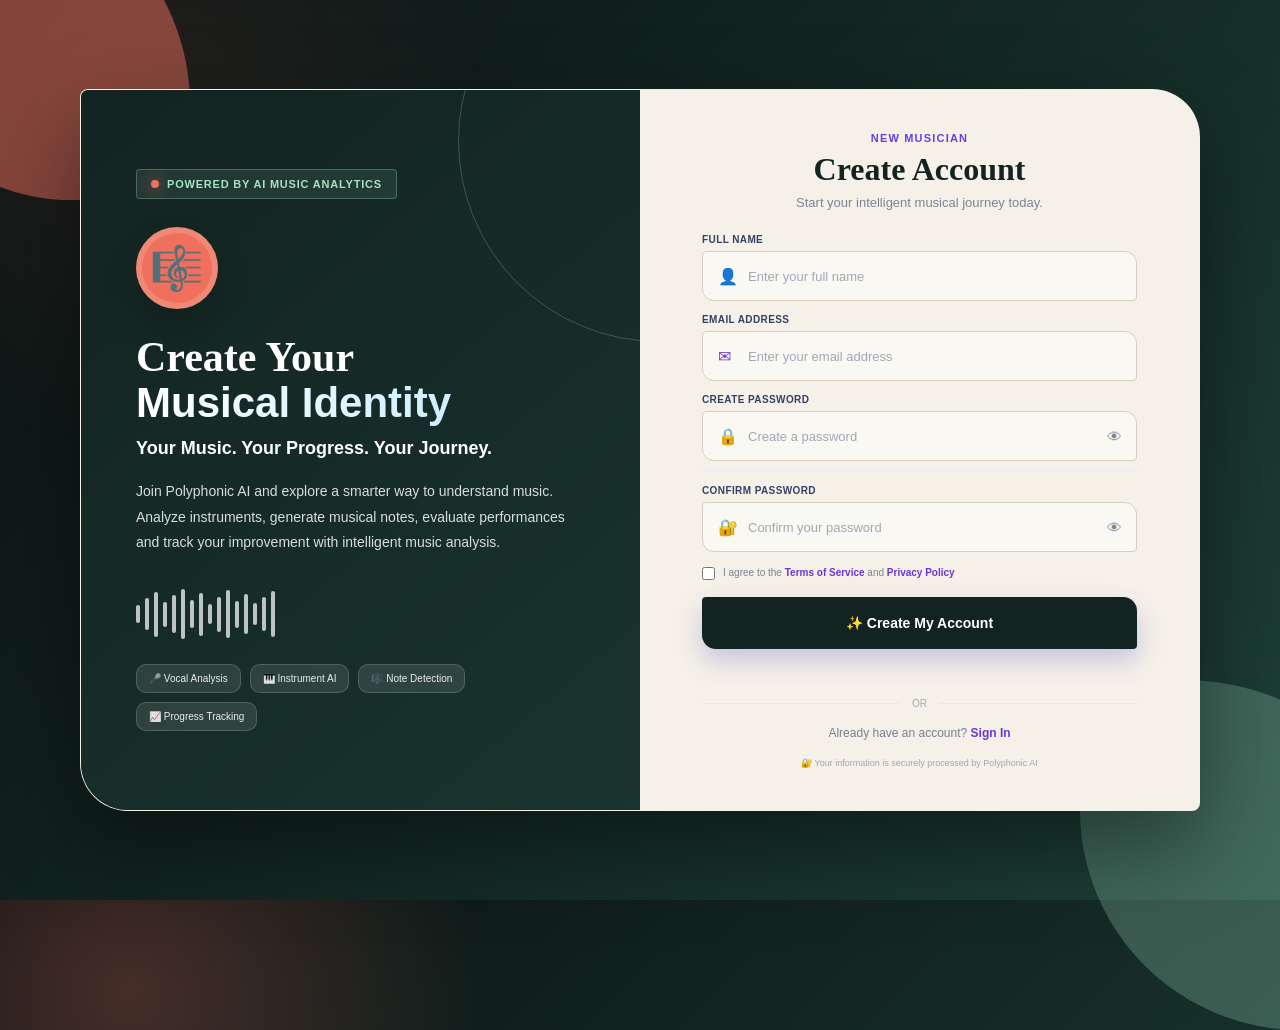
<file: frontend/index.html>
<!DOCTYPE html>
<html lang="en">

<head>

<meta charset="UTF-8">
<meta name="viewport" content="width=device-width, initial-scale=1.0">

<title>Create Account | Polyphonic AI</title>

<style>

/* =========================================================
   RESET
========================================================= */

*{
    margin:0;
    padding:0;
    box-sizing:border-box;
    font-family:"Segoe UI",Arial,sans-serif;
}


/* =========================================================
   BODY
========================================================= */

body{

    min-height:100vh;

    display:flex;

    justify-content:center;

    align-items:center;

    overflow:hidden;

    position:relative;

    background:
        linear-gradient(
            135deg,
            #13072f,
            #4b16bd,
            #146ee8
        );
}


/* =========================================================
   BACKGROUND IMAGE
========================================================= */

body::before{

    content:"";

    position:absolute;

    inset:0;

    background:

        linear-gradient(
            120deg,
            rgba(55,10,130,.88),
            rgba(14,87,190,.78)
        ),

        url("https://images.unsplash.com/photo-1516280440614-37939bbacd81?auto=format&fit=crop&w=2000&q=85");

    background-size:cover;

    background-position:center;

    z-index:0;

}


/* =========================================================
   GLOW EFFECTS
========================================================= */

.glow{

    position:absolute;

    border-radius:50%;

    filter:blur(8px);

    z-index:1;

}


.glow1{

    width:320px;

    height:320px;

    background:#9b4dff;

    left:-130px;

    top:-120px;

    opacity:.45;

}


.glow2{

    width:350px;

    height:350px;

    background:#1a8cff;

    right:-150px;

    bottom:-130px;

    opacity:.45;

}


/* =========================================================
   FLOATING MUSIC NOTES
========================================================= */

.music{

    position:absolute;

    z-index:2;

    color:rgba(255,255,255,.18);

    font-size:50px;

    animation:
        floating 6s ease-in-out infinite;

}


.music1{

    left:7%;

    top:20%;

}


.music2{

    left:15%;

    bottom:13%;

    font-size:70px;

    animation-delay:1s;

}


.music3{

    right:8%;

    top:15%;

    font-size:65px;

    animation-delay:2s;

}


.music4{

    right:16%;

    bottom:18%;

    font-size:45px;

    animation-delay:3s;

}


@keyframes floating{

    0%,100%{

        transform:
            translateY(0)
            rotate(-8deg);

    }

    50%{

        transform:
            translateY(-25px)
            rotate(8deg);

    }

}


/* =========================================================
   MAIN CONTAINER
========================================================= */

.register-container{

    width:min(1120px,94%);

    min-height:700px;

    display:grid;

    grid-template-columns:1fr 1fr;

    position:relative;

    z-index:5;

    overflow:hidden;

    border-radius:30px;

    background:rgba(255,255,255,.96);

    box-shadow:
        0 35px 90px rgba(0,0,0,.42);

}


/* =========================================================
   LEFT SIDE
========================================================= */

.left-section{

    position:relative;

    overflow:hidden;

    padding:55px;

    color:white;

    display:flex;

    align-items:center;

    background:
        linear-gradient(
            145deg,
            #5b18c9,
            #256eea
        );

}


/* LEFT BACKGROUND IMAGE */

.left-section::before{

    content:"";

    position:absolute;

    inset:0;

    background:

        linear-gradient(
            140deg,
            rgba(77,20,185,.85),
            rgba(20,107,229,.70)
        ),

        url("https://images.unsplash.com/photo-1514525253161-7a46d19cd819?auto=format&fit=crop&w=1200&q=85");

    background-size:cover;

    background-position:center;

    opacity:.6;

}


/* CIRCLE DECORATION */

.left-section::after{

    content:"";

    position:absolute;

    width:400px;

    height:400px;

    border-radius:50%;

    border:1px solid rgba(255,255,255,.18);

    right:-220px;

    top:-150px;

}


/* =========================================================
   LEFT CONTENT
========================================================= */

.left-content{

    position:relative;

    z-index:3;

}


/* =========================================================
   AI BADGE
========================================================= */

.ai-badge{

    display:inline-flex;

    align-items:center;

    gap:8px;

    padding:8px 14px;

    border-radius:30px;

    background:rgba(255,255,255,.12);

    border:1px solid rgba(255,255,255,.2);

    backdrop-filter:blur(10px);

    font-size:11px;

    font-weight:800;

    letter-spacing:.8px;

    margin-bottom:28px;

}


.ai-dot{

    width:8px;

    height:8px;

    border-radius:50%;

    background:#6fffd0;

    box-shadow:
        0 0 15px #6fffd0;

}


/* =========================================================
   LOGO
========================================================= */

.logo{

    width:82px;

    height:82px;

    border-radius:25px;

    display:flex;

    align-items:center;

    justify-content:center;

    font-size:43px;

    background:
        rgba(255,255,255,.14);

    border:
        1px solid rgba(255,255,255,.25);

    box-shadow:
        0 18px 35px rgba(0,0,0,.2);

    margin-bottom:25px;

}


/* =========================================================
   LEFT TITLE
========================================================= */

.left-content h1{

    font-size:42px;

    line-height:1.1;

    margin-bottom:12px;

}


.left-content h1 span{

    display:block;

    background:
        linear-gradient(
            90deg,
            #ffffff,
            #b9e9ff
        );

    background-clip:text;
    -webkit-background-clip:text;

    -webkit-text-fill-color:transparent;

}


.tagline{

    font-size:18px;

    font-weight:600;

    margin-bottom:20px;

}


.description{

    max-width:430px;

    font-size:14px;

    line-height:1.8;

    color:rgba(255,255,255,.84);

}


/* =========================================================
   SOUND WAVE
========================================================= */

.wave{

    display:flex;

    align-items:center;

    gap:5px;

    height:55px;

    margin-top:32px;

}


.bar{

    width:4px;

    border-radius:10px;

    background:rgba(255,255,255,.72);

    animation:
        sound 1.4s ease-in-out infinite;

}


.bar:nth-child(1){height:18px}
.bar:nth-child(2){height:32px}
.bar:nth-child(3){height:45px}
.bar:nth-child(4){height:25px}
.bar:nth-child(5){height:38px}
.bar:nth-child(6){height:50px}
.bar:nth-child(7){height:28px}
.bar:nth-child(8){height:43px}
.bar:nth-child(9){height:20px}
.bar:nth-child(10){height:35px}
.bar:nth-child(11){height:48px}
.bar:nth-child(12){height:27px}
.bar:nth-child(13){height:40px}
.bar:nth-child(14){height:22px}
.bar:nth-child(15){height:34px}
.bar:nth-child(16){height:46px}


@keyframes sound{

    0%,100%{

        transform:scaleY(.7);

    }

    50%{

        transform:scaleY(1.15);

    }

}


/* =========================================================
   FEATURE PILLS
========================================================= */

.features{

    display:flex;

    flex-wrap:wrap;

    gap:9px;

    margin-top:22px;

}


.feature{

    padding:8px 12px;

    border-radius:10px;

    background:rgba(255,255,255,.10);

    border:
        1px solid rgba(255,255,255,.16);

    font-size:10px;

    color:rgba(255,255,255,.9);

}


/* =========================================================
   RIGHT SECTION
========================================================= */

.right-section{

    background:#fff;

    padding:42px 62px;

    display:flex;

    flex-direction:column;

    justify-content:center;

}


/* =========================================================
   HEADER
========================================================= */

.header{

    text-align:center;

    margin-bottom:24px;

}


.header .mini{

    color:#6b3ce4;

    font-size:11px;

    font-weight:800;

    letter-spacing:1.2px;

    margin-bottom:7px;

}


.header h2{

    font-size:32px;

    color:#17204c;

    margin-bottom:7px;

}


.header p{

    color:#7d8498;

    font-size:13px;

}


/* =========================================================
   FORM
========================================================= */

.form-group{

    margin-bottom:13px;

}


.form-label{

    display:block;

    color:#344067;

    font-size:10px;

    font-weight:800;

    letter-spacing:.4px;

    margin-bottom:6px;

}


.input-box{

    position:relative;

}


.input-icon{

    position:absolute;

    left:16px;

    top:50%;

    transform:translateY(-50%);

    color:#6a35dd;

    font-size:16px;

}


.input-box input{

    width:100%;

    height:50px;

    border:1px solid #e0e3eb;

    border-radius:12px;

    outline:none;

    padding:
        0 45px;

    font-size:13px;

    color:#26325c;

    background:#fafbff;

    transition:.25s;

}


.input-box input:focus{

    border-color:#6b3ce4;

    background:white;

    box-shadow:
        0 0 0 4px rgba(107,60,228,.08);

}


.input-box input::placeholder{

    color:#a1a7b5;

}


/* =========================================================
   PASSWORD TOGGLE
========================================================= */

.toggle-password{

    position:absolute;

    right:15px;

    top:50%;

    transform:translateY(-50%);

    border:none;

    background:none;

    cursor:pointer;

    font-size:15px;

    color:#7c8495;

}


/* =========================================================
   PASSWORD STRENGTH
========================================================= */

.password-strength{

    height:4px;

    width:100%;

    border-radius:10px;

    background:#eceef4;

    margin-top:7px;

    overflow:hidden;

}


.strength-bar{

    height:100%;

    width:0%;

    transition:.3s;

    background:#6b3ce4;

}


/* =========================================================
   TERMS
========================================================= */

.terms{

    display:flex;

    align-items:flex-start;

    gap:8px;

    margin:8px 0 17px;

    color:#7b8295;

    font-size:10px;

    line-height:1.5;

}


.terms input{

    margin-top:2px;

    accent-color:#6b3ce4;

}


.terms a{

    color:#6636d9;

    font-weight:700;

    text-decoration:none;

}


/* =========================================================
   REGISTER BUTTON
========================================================= */

.register-btn{

    width:100%;

    height:52px;

    border:none;

    border-radius:12px;

    background:

        linear-gradient(
            90deg,
            #6b18d5,
            #286ef2
        );

    color:white;

    font-size:14px;

    font-weight:800;

    cursor:pointer;

    box-shadow:
        0 12px 25px rgba(76,67,205,.25);

    transition:.25s;

}


.register-btn:hover{

    transform:translateY(-2px);

    box-shadow:
        0 17px 30px rgba(76,67,205,.32);

}


.register-btn:disabled{

    opacity:.7;

    cursor:not-allowed;

    transform:none;

}


/* =========================================================
   MESSAGE
========================================================= */

#message{

    min-height:20px;

    margin-top:12px;

    text-align:center;

    font-size:11px;

    font-weight:700;

}


.success{

    color:#119466;

}


.error{

    color:#dc4057;

}


.info{

    color:#6740dc;

}


/* =========================================================
   DIVIDER
========================================================= */

.divider{

    display:flex;

    align-items:center;

    gap:12px;

    color:#a3a8b6;

    font-size:10px;

    margin:17px 0;

}


.divider::before,
.divider::after{

    content:"";

    flex:1;

    height:1px;

    background:#e6e8ef;

}


/* =========================================================
   LOGIN LINK
========================================================= */

.login-text{

    text-align:center;

    color:#777f93;

    font-size:12px;

}


.login-text a{

    color:#6636dc;

    font-weight:800;

    text-decoration:none;

}


.login-text a:hover{

    text-decoration:underline;

}


/* =========================================================
   FOOTER
========================================================= */

.security{

    text-align:center;

    margin-top:18px;

    color:#a0a6b5;

    font-size:9px;

}


/* =========================================================
   RESPONSIVE
========================================================= */

@media(max-width:850px){

    body{

        overflow:auto;

        padding:20px 0;

    }


    .register-container{

        grid-template-columns:1fr;

        min-height:auto;

    }


    .left-section{

        min-height:450px;

        padding:40px;

    }


    .right-section{

        padding:40px;

    }

}


@media(max-width:500px){

    .left-section{

        padding:30px;

    }


    .right-section{

        padding:32px 24px;

    }


    .left-content h1{

        font-size:32px;

    }


    .header h2{

        font-size:27px;

    }

}

/* =========================================================
   ALBUM-SLEEVE LANDING THEME
========================================================= */

:root{
    --ink:#132321;
    --forest:#1d4038;
    --coral:#ef705d;
    --mint:#a6e3c4;
    --paper:#f5f1e8;
}

body{
    background:radial-gradient(circle at 10% 10%, rgba(239,112,93,.25), transparent 25%), linear-gradient(135deg, #0b1212, #1d4038);
    font-family:"Trebuchet MS", "Segoe UI", sans-serif;
}

body::before{
    background:linear-gradient(120deg, rgba(11,18,18,.9), rgba(29,64,56,.68)), url("https://images.unsplash.com/photo-1516280440614-37939bbacd81?auto=format&fit=crop&w=2000&q=85");
    opacity:.7;
}

.glow{
    filter:blur(0);
    border-radius:24% 76% 32% 68%;
}

.glow1{background:var(--coral); opacity:.5;}
.glow2{background:var(--mint); opacity:.26;}

.music{color:rgba(245,241,232,.2); font-family:Georgia, serif;}

.register-container{
    width:min(1120px,92%);
    border-radius:8px 48px 8px 48px;
    background:var(--paper);
    border:1px solid rgba(245,241,232,.7);
    box-shadow:0 35px 90px rgba(0,0,0,.42);
}

.left-section{
    background:var(--ink);
}

.left-section::before{
    background:linear-gradient(140deg, rgba(19,35,33,.88), rgba(29,64,56,.7)), url("https://images.unsplash.com/photo-1514525253161-7a46d19cd819?auto=format&fit=crop&w=1200&q=85");
    opacity:.82;
}

.left-section::after{
    border-color:rgba(166,227,196,.25);
}

.ai-badge{
    border-radius:4px;
    background:rgba(166,227,196,.1);
    border-color:rgba(166,227,196,.3);
    color:var(--mint);
}

.ai-dot{background:var(--coral); box-shadow:0 0 15px var(--coral);}

.logo{
    border-radius:50%;
    background:var(--coral);
    border:6px solid rgba(245,241,232,.18);
}

.left-section h1,
.left-section h3{
    font-family:Georgia, "Times New Roman", serif;
}

.left-section h1 span,
.gradient-text{
    color:var(--mint);
}

.right-section{
    background:var(--paper);
}

.header h2,
form h2{
    color:var(--ink);
    font-family:Georgia, "Times New Roman", serif;
}

.input-box input{
    border-color:#d6cec0;
    border-radius:4px 12px 4px 12px;
    background:rgba(255,255,255,.45);
}

.input-box input:focus{
    border-color:var(--coral);
    box-shadow:0 0 0 3px rgba(239,112,93,.12);
}

.input-box > i:first-child{color:var(--coral);}

.login-btn,
button[type="submit"]{
    border-radius:4px 14px 4px 14px;
    background:var(--ink);
}

.login-btn:hover,
button[type="submit"]:hover{background:var(--coral);}

</style>

</head>


<body>


<!-- =========================================================
     BACKGROUND
========================================================= -->

<div class="glow glow1"></div>

<div class="glow glow2"></div>


<div class="music music1">♪</div>

<div class="music music2">♫</div>

<div class="music music3">♬</div>

<div class="music music4">♪</div>



<!-- =========================================================
     MAIN CONTAINER
========================================================= -->

<div class="register-container">


    <!-- =====================================================
         LEFT SIDE
    ===================================================== -->

    <section class="left-section">

        <div class="left-content">


            <div class="ai-badge">

                <span class="ai-dot"></span>

                POWERED BY AI MUSIC ANALYTICS

            </div>


            <div class="logo">

                🎼

            </div>


            <h1>

                Create Your

                <span>
                    Musical Identity
                </span>

            </h1>


            <div class="tagline">

                Your Music.
                Your Progress.
                Your Journey.

            </div>


            <p class="description">

                Join Polyphonic AI and explore a smarter
                way to understand music. Analyze instruments,
                generate musical notes, evaluate performances
                and track your improvement with intelligent
                music analysis.

            </p>



            <!-- SOUND WAVE -->

            <div class="wave">

                <div class="bar"></div>
                <div class="bar"></div>
                <div class="bar"></div>
                <div class="bar"></div>
                <div class="bar"></div>
                <div class="bar"></div>
                <div class="bar"></div>
                <div class="bar"></div>
                <div class="bar"></div>
                <div class="bar"></div>
                <div class="bar"></div>
                <div class="bar"></div>
                <div class="bar"></div>
                <div class="bar"></div>
                <div class="bar"></div>
                <div class="bar"></div>

            </div>



            <!-- FEATURES -->

            <div class="features">

                <div class="feature">
                    🎤 Vocal Analysis
                </div>

                <div class="feature">
                    🎹 Instrument AI
                </div>

                <div class="feature">
                    🎼 Note Detection
                </div>

                <div class="feature">
                    📈 Progress Tracking
                </div>

            </div>


        </div>

    </section>



    <!-- =====================================================
         RIGHT SIDE
    ===================================================== -->

    <section class="right-section">


        <div class="header">

            <div class="mini">
                NEW MUSICIAN
            </div>

            <h2>
                Create Account
            </h2>

            <p>
                Start your intelligent musical journey today.
            </p>

        </div>



        <!-- =================================================
             REGISTER FORM
        ================================================= -->

        <form
            id="registerForm"
            onsubmit="registerUser(event)"
        >


            <!-- NAME -->

            <div class="form-group">

                <label class="form-label">
                    FULL NAME
                </label>

                <div class="input-box">

                    <span class="input-icon">
                        👤
                    </span>

                    <input
                        type="text"
                        id="name"
                        placeholder="Enter your full name"
                        required
                    >

                </div>

            </div>



            <!-- EMAIL -->

            <div class="form-group">

                <label class="form-label">
                    EMAIL ADDRESS
                </label>

                <div class="input-box">

                    <span class="input-icon">
                        ✉
                    </span>

                    <input
                        type="email"
                        id="email"
                        placeholder="Enter your email address"
                        required
                    >

                </div>

            </div>



            <!-- PASSWORD -->

            <div class="form-group">

                <label class="form-label">
                    CREATE PASSWORD
                </label>

                <div class="input-box">

                    <span class="input-icon">
                        🔒
                    </span>

                    <input
                        type="password"
                        id="password"
                        placeholder="Create a password"
                        required
                        minlength="6"
                        oninput="checkPasswordStrength()"
                    >

                    <button
                        type="button"
                        class="toggle-password"
                        onclick="togglePassword('password','passwordToggle')"
                        id="passwordToggle"
                    >
                        👁
                    </button>

                </div>


                <div class="password-strength">

                    <div
                        class="strength-bar"
                        id="strengthBar"
                    ></div>

                </div>

            </div>



            <!-- CONFIRM PASSWORD -->

            <div class="form-group">

                <label class="form-label">
                    CONFIRM PASSWORD
                </label>

                <div class="input-box">

                    <span class="input-icon">
                        🔐
                    </span>

                    <input
                        type="password"
                        id="confirmPassword"
                        placeholder="Confirm your password"
                        required
                    >

                    <button
                        type="button"
                        class="toggle-password"
                        onclick="togglePassword('confirmPassword','confirmToggle')"
                        id="confirmToggle"
                    >
                        👁
                    </button>

                </div>

            </div>



            <!-- TERMS -->

            <label class="terms">

                <input
                    type="checkbox"
                    id="terms"
                    required
                >

                <span>

                    I agree to the
                    <a href="#">
                        Terms of Service
                    </a>
                    and
                    <a href="#">
                        Privacy Policy
                    </a>

                </span>

            </label>



            <!-- REGISTER BUTTON -->

            <button
                type="submit"
                class="register-btn"
                id="registerBtn"
            >

                ✨ Create My Account

            </button>


            <!-- MESSAGE -->

            <div id="message"></div>


        </form>



        <div class="divider">
            OR
        </div>



        <!-- LOGIN -->

        <div class="login-text">

            Already have an account?

            <a href="login.html">
                Sign In
            </a>

        </div>



        <div class="security">

            🔐 Your information is securely processed
            by Polyphonic AI

        </div>


    </section>

</div>



<script>


// ============================================================
// BACKEND URL
// ============================================================

const API_URL =
    "/api";


// ============================================================
// PASSWORD SHOW / HIDE
// ============================================================

function togglePassword(
    inputId,
    buttonId
){

    const input =
        document.getElementById(inputId);

    const button =
        document.getElementById(buttonId);


    if(input.type === "password"){

        input.type = "text";

        button.textContent = "🙈";

    }

    else{

        input.type = "password";

        button.textContent = "👁";

    }

}


// ============================================================
// PASSWORD STRENGTH
// ============================================================

function checkPasswordStrength(){

    const password =
        document.getElementById(
            "password"
        ).value;


    const bar =
        document.getElementById(
            "strengthBar"
        );


    let strength = 0;


    if(password.length >= 6){

        strength += 25;

    }


    if(password.length >= 8){

        strength += 25;

    }


    if(/[A-Z]/.test(password)){

        strength += 20;

    }


    if(/[0-9]/.test(password)){

        strength += 15;

    }


    if(/[^A-Za-z0-9]/.test(password)){

        strength += 15;

    }


    bar.style.width =
        strength + "%";

}


// ============================================================
// SHOW MESSAGE
// ============================================================

function showMessage(
    text,
    type
){

    const message =
        document.getElementById(
            "message"
        );

    message.textContent =
        text;

    message.className =
        type || "";

}


// ============================================================
// REGISTER USER
// ============================================================

async function registerUser(event){

    event.preventDefault();


    const name =
        document.getElementById(
            "name"
        ).value.trim();


    const email =
        document.getElementById(
            "email"
        ).value.trim();


    const password =
        document.getElementById(
            "password"
        ).value;


    const confirmPassword =
        document.getElementById(
            "confirmPassword"
        ).value;


    const terms =
        document.getElementById(
            "terms"
        ).checked;


    const registerButton =
        document.getElementById(
            "registerBtn"
        );



    // ========================================================
    // VALIDATION
    // ========================================================

    if(!name){

        showMessage(
            "Please enter your full name.",
            "error"
        );

        return;

    }


    if(!email){

        showMessage(
            "Please enter your email address.",
            "error"
        );

        return;

    }


    if(password.length < 6){

        showMessage(
            "Password must contain at least 6 characters.",
            "error"
        );

        return;

    }


    if(password !== confirmPassword){

        showMessage(
            "Passwords do not match.",
            "error"
        );

        return;

    }


    if(!terms){

        showMessage(
            "Please accept the terms and privacy policy.",
            "error"
        );

        return;

    }



    // ========================================================
    // DISABLE BUTTON
    // ========================================================

    registerButton.disabled = true;

    registerButton.textContent =
        "⏳ Creating Account...";


    showMessage(
        "Connecting to Polyphonic AI...",
        "info"
    );



    // ========================================================
    // SEND DATA TO FLASK
    // ========================================================

    try{


        const response =
            await fetch(
                `${API_URL}/auth/register`,
                {

                    method:"POST",

                    headers:{
                        "Content-Type":
                            "application/json"
                    },

                    body:JSON.stringify({

                        name:name,

                        email:email,

                        password:password

                    })

                }
            );


        const data =
            await response.json();


        console.log(
            "Registration response:",
            data
        );



        // ====================================================
        // ERROR
        // ====================================================

        if(
            !response.ok ||
            !data.success
        ){

            throw new Error(
                data.message ||
                "Registration failed."
            );

        }



        // ====================================================
        // SUCCESS
        // ====================================================

        showMessage(
            "✓ Account created successfully! Redirecting to login...",
            "success"
        );


        registerButton.textContent =
            "✓ Account Created";



        // ====================================================
        // SAVE USER
        // ====================================================

        if(data.user){

            localStorage.setItem(
                "registered_user",
                JSON.stringify(
                    data.user
                )
            );

        }



        // ====================================================
        // REDIRECT
        // ====================================================

        setTimeout(
            function(){

                window.location.href =
                    "login.html";

            },
            1200
        );


    }

    catch(error){

        console.error(
            "Registration Error:",
            error
        );


        showMessage(
            error.message ||
            "Unable to connect to backend.",
            "error"
        );


        registerButton.disabled =
            false;


        registerButton.textContent =
            "✨ Create My Account";

    }

}

</script>


</body>

</html>
</file>
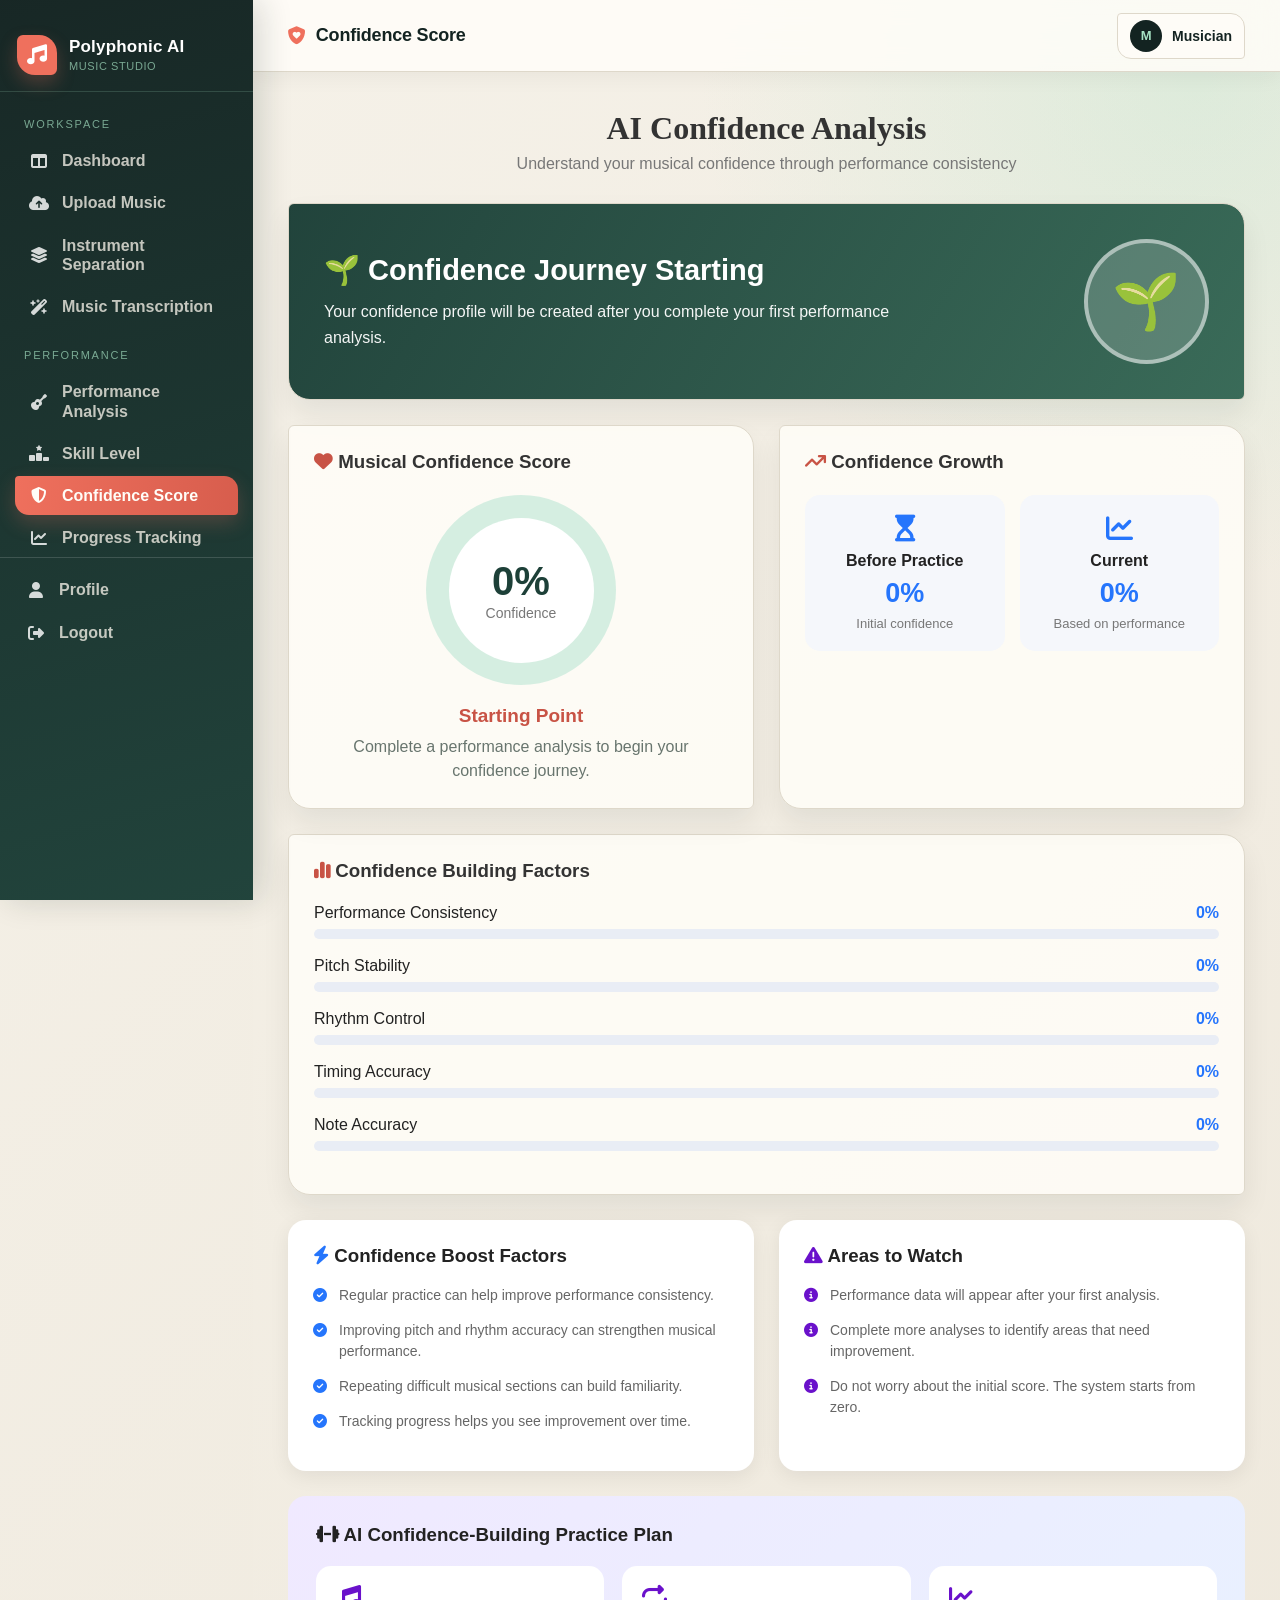
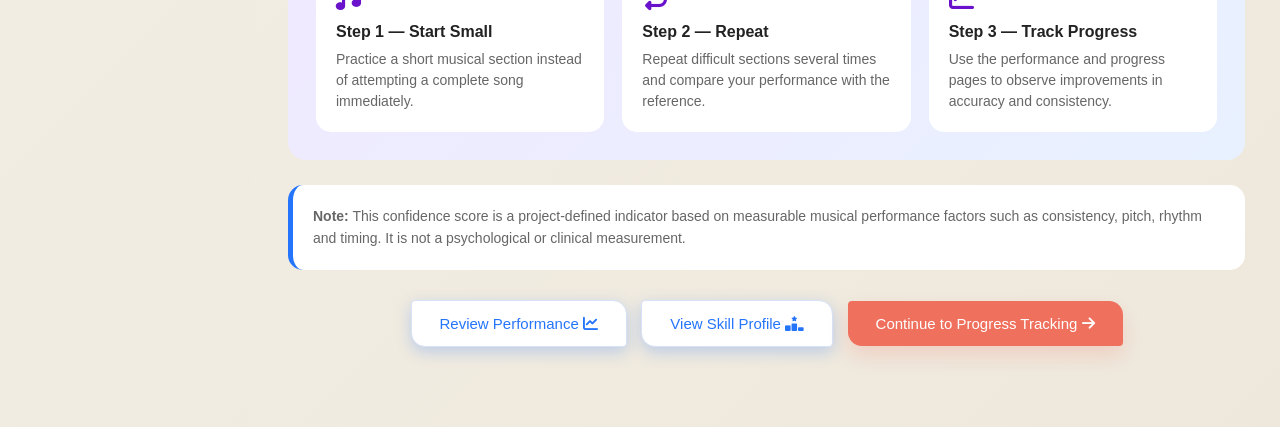
<file: frontend/confidence.html>
<!DOCTYPE html>
<html lang="en">
<head>
    <meta charset="UTF-8">
    <meta name="viewport" content="width=device-width, initial-scale=1.0">

    <title>AI Confidence Analysis - Polyphonic AI</title>

    <link rel="stylesheet"
          href="https://cdnjs.cloudflare.com/ajax/libs/font-awesome/6.5.2/css/all.min.css">
    <!-- Global Sidebar Navigation -->
    <link rel="stylesheet" href="sidebar.css">

    <style>

        * {
            margin: 0;
            padding: 0;
            box-sizing: border-box;
            font-family: Arial, sans-serif;
        }

        body {
            background: #f5f7fb;
            color: #222;
        }

        /* NAVBAR */

        .navbar {
            height: 70px;
            background: linear-gradient(135deg, #6a11cb, #2575fc);
            color: white;
            display: flex;
            align-items: center;
            justify-content: space-between;
            padding: 0 6%;
            box-shadow: 0 3px 12px rgba(0,0,0,0.15);
        }

        .logo {
            font-size: 23px;
            font-weight: bold;
        }

        .logo i {
            margin-right: 8px;
        }

        .nav-links {
            display: flex;
            align-items: center;
            gap: 25px;
        }

        .nav-links a {
            color: white;
            text-decoration: none;
            font-size: 15px;
        }

        .nav-links a:hover {
            opacity: 0.8;
        }

        .logout {
            background: rgba(255,255,255,0.18);
            padding: 9px 15px;
            border-radius: 20px;
        }

        /* MAIN */

        .container {
            width: 90%;
            max-width: 1200px;
            margin: 35px auto;
        }

        .page-title {
            text-align: center;
            margin-bottom: 30px;
        }

        .page-title h1 {
            font-size: 32px;
            color: #333;
            margin-bottom: 8px;
        }

        .page-title p {
            color: #777;
        }

        /* HERO */

        .hero {
            background: linear-gradient(135deg, #6a11cb, #2575fc);
            color: white;
            padding: 35px;
            border-radius: 22px;
            display: flex;
            justify-content: space-between;
            align-items: center;
            margin-bottom: 25px;
            box-shadow: 0 8px 25px rgba(37,117,252,0.25);
        }

        .hero-text {
            max-width: 65%;
        }

        .hero-text h2 {
            font-size: 29px;
            margin-bottom: 12px;
        }

        .hero-text p {
            line-height: 1.6;
            opacity: 0.95;
        }

        .confidence-icon {
            width: 125px;
            height: 125px;
            border-radius: 50%;
            background: rgba(255,255,255,0.18);
            border: 4px solid rgba(255,255,255,0.5);

            display: flex;
            align-items: center;
            justify-content: center;

            font-size: 55px;
        }

        /* GRID */

        .grid {
            display: grid;
            grid-template-columns: 1fr 1fr;
            gap: 25px;
            margin-bottom: 25px;
        }

        .card {
            background: white;
            border-radius: 18px;
            padding: 25px;
            box-shadow: 0 5px 20px rgba(0,0,0,0.07);
        }

        .card h3 {
            margin-bottom: 22px;
            color: #333;
        }

        /* CONFIDENCE SCORE */

        .score-section {
            text-align: center;
        }

        .confidence-circle {
            width: 190px;
            height: 190px;
            border-radius: 50%;

            background:
                conic-gradient(
                    #2575fc 0deg,
                    #e8ecf5 0deg
                );

            margin: 10px auto 20px;

            display: flex;
            align-items: center;
            justify-content: center;

            position: relative;
        }

        .confidence-circle::before {
            content: "";
            position: absolute;

            width: 145px;
            height: 145px;

            background: white;
            border-radius: 50%;
        }

        .score-content {
            position: relative;
            z-index: 1;
        }

        .score-content strong {
            display: block;
            font-size: 40px;
            color: #2575fc;
        }

        .score-content span {
            color: #777;
            font-size: 14px;
        }

        .confidence-status {
            font-size: 19px;
            font-weight: bold;
            color: #2575fc;
            margin-bottom: 8px;
        }

        .confidence-description {
            color: #777;
            line-height: 1.5;
        }

        /* BEFORE AFTER */

        .comparison {
            display: grid;
            grid-template-columns: 1fr 1fr;
            gap: 15px;
        }

        .compare-box {
            padding: 20px;
            border-radius: 15px;
            background: #f5f7fb;
            text-align: center;
        }

        .compare-box i {
            font-size: 27px;
            color: #2575fc;
            margin-bottom: 10px;
        }

        .compare-box h4 {
            margin-bottom: 8px;
        }

        .compare-score {
            font-size: 27px;
            font-weight: bold;
            color: #2575fc;
        }

        .compare-box p {
            color: #777;
            font-size: 13px;
            margin-top: 7px;
        }

        /* FACTORS */

        .factor {
            margin-bottom: 18px;
        }

        .factor-header {
            display: flex;
            justify-content: space-between;
            margin-bottom: 7px;
        }

        .factor-header span:last-child {
            font-weight: bold;
            color: #2575fc;
        }

        .bar {
            height: 10px;
            background: #e9edf5;
            border-radius: 20px;
            overflow: hidden;
        }

        .bar-fill {
            height: 100%;
            width: 0%;
            background: linear-gradient(90deg, #6a11cb, #2575fc);
            border-radius: 20px;
            transition: width 1s ease;
        }

        /* BOOST / BLOCKERS */

        .two-column {
            display: grid;
            grid-template-columns: 1fr 1fr;
            gap: 25px;
            margin-bottom: 25px;
        }

        .boost-box,
        .blocker-box {
            background: white;
            border-radius: 18px;
            padding: 25px;
            box-shadow: 0 5px 20px rgba(0,0,0,0.07);
        }

        .boost-box h3,
        .blocker-box h3 {
            margin-bottom: 18px;
        }

        .boost-box h3 i {
            color: #2575fc;
        }

        .blocker-box h3 i {
            color: #6a11cb;
        }

        .item {
            display: flex;
            align-items: flex-start;
            gap: 12px;
            margin-bottom: 14px;
            color: #666;
            line-height: 1.5;
            font-size: 14px;
        }

        .item i {
            margin-top: 3px;
        }

        .boost-box .item i {
            color: #2575fc;
        }

        .blocker-box .item i {
            color: #6a11cb;
        }

        /* PRACTICE PLAN */

        .practice {
            background: linear-gradient(135deg, #f0e9ff, #e8f1ff);
            border-radius: 18px;
            padding: 28px;
            margin-bottom: 25px;
        }

        .practice h3 {
            margin-bottom: 20px;
        }

        .practice-grid {
            display: grid;
            grid-template-columns: repeat(3, 1fr);
            gap: 18px;
        }

        .practice-card {
            background: white;
            padding: 20px;
            border-radius: 15px;
        }

        .practice-card i {
            font-size: 25px;
            color: #6a11cb;
            margin-bottom: 12px;
        }

        .practice-card h4 {
            margin-bottom: 8px;
        }

        .practice-card p {
            color: #666;
            font-size: 14px;
            line-height: 1.5;
        }

        /* INFO */

        .info {
            background: white;
            padding: 20px;
            border-radius: 15px;
            margin-bottom: 25px;
            border-left: 5px solid #2575fc;
        }

        .info p {
            color: #666;
            line-height: 1.6;
            font-size: 14px;
        }

        /* BUTTON */

        .button-area {
            text-align: center;
            margin: 30px 0;
        }

        .next-btn {
            border: none;
            background: linear-gradient(135deg, #6a11cb, #2575fc);
            color: white;
            padding: 14px 28px;
            border-radius: 25px;
            font-size: 15px;
            cursor: pointer;
            box-shadow: 0 5px 15px rgba(37,117,252,0.25);
        }

        .secondary-btn {
            background: white;
            color: #2575fc;
            border: 1px solid #d7e1f7;
            margin-right: 10px;
        }

        .next-btn:hover {
            transform: translateY(-2px);
        }

        /* RESPONSIVE */

        @media(max-width: 800px) {

            .grid,
            .two-column,
            .practice-grid {
                grid-template-columns: 1fr;
            }

            .hero {
                flex-direction: column;
                text-align: center;
                gap: 25px;
            }

            .hero-text {
                max-width: 100%;
            }

            .nav-links a:not(.logout) {
                display: none;
            }

        }

    </style>
</head>


<body>


<div class="app-layout">

    <!-- LEFT SIDEBAR -->
    <div id="sidebarContainer" data-active="confidence"></div>

    <!-- MAIN CONTENT AREA -->
    <div class="main-area">

        <!-- TOP BAR -->
        <header class="main-topbar">
            <div style="display: flex; align-items: center;">
                <button class="mobile-toggle" aria-label="Toggle Sidebar">
                    <i class="fa-solid fa-bars"></i>
                </button>
                <div class="topbar-title">
                    <i class="fa-solid fa-shield-heart" style="color: #1746b8;"></i>
                    <span>Confidence Score</span>
                </div>
            </div>

            <div class="topbar-right">
                <a href="profile.html" class="topbar-user">
                    <div class="topbar-user-avatar">M</div>
                    <span class="topbar-user-name">Musician</span>
                </a>
            </div>
        </header>

        <!-- MAIN CONTAINER -->
        <main class="page-container">


    <!-- PAGE TITLE -->

    <div class="page-title">

        <h1>
            AI Confidence Analysis
        </h1>

        <p>
            Understand your musical confidence through performance consistency
        </p>

    </div>


    <!-- HERO -->

    <div class="hero">

        <div class="hero-text">

            <h2 id="confidenceTitle">
                🌱 Confidence Journey Starting
            </h2>

            <p id="confidenceDescription">

                Your confidence profile will be created after you complete
                your first performance analysis. Keep practicing and your
                musical progress will become easier to track.

            </p>

        </div>


        <div class="confidence-icon" id="confidenceIcon">
            🌱
        </div>

    </div>


    <!-- SCORE + COMPARISON -->

    <div class="grid">


        <!-- CONFIDENCE SCORE -->

        <div class="card">

            <h3>
                <i class="fa-solid fa-heart"></i>
                Musical Confidence Score
            </h3>

            <div class="score-section">

                <div class="confidence-circle" id="confidenceCircle">

                    <div class="score-content">

                        <strong id="confidenceScore">
                            0%
                        </strong>

                        <span>
                            Confidence
                        </span>

                    </div>

                </div>


                <div class="confidence-status"
                     id="confidenceStatus">

                    Starting Point

                </div>


                <p class="confidence-description"
                   id="confidenceMessage">

                    No performance data is available yet.
                    Complete your first performance analysis
                    to begin your confidence journey.

                </p>

            </div>

        </div>


        <!-- BEFORE / AFTER -->

        <div class="card">

            <h3>
                <i class="fa-solid fa-arrow-trend-up"></i>
                Confidence Growth
            </h3>

            <div class="comparison">


                <div class="compare-box">

                    <i class="fa-solid fa-hourglass-start"></i>

                    <h4>
                        Before Practice
                    </h4>

                    <div class="compare-score">
                        0%
                    </div>

                    <p>
                        Initial confidence
                    </p>

                </div>


                <div class="compare-box">

                    <i class="fa-solid fa-chart-line"></i>

                    <h4>
                        Current
                    </h4>

                    <div class="compare-score"
                         id="currentConfidence">
                        0%
                    </div>

                    <p>
                        Based on performance
                    </p>

                </div>

            </div>

        </div>

    </div>


    <!-- CONFIDENCE FACTORS -->

    <div class="card" style="margin-bottom:25px;">

        <h3>
            <i class="fa-solid fa-chart-simple"></i>
            Confidence Building Factors
        </h3>


        <div class="factor">

            <div class="factor-header">

                <span>
                    Performance Consistency
                </span>

                <span id="consistencyValue">
                    0%
                </span>

            </div>

            <div class="bar">

                <div class="bar-fill"
                     id="consistencyBar">
                </div>

            </div>

        </div>


        <div class="factor">

            <div class="factor-header">

                <span>
                    Pitch Stability
                </span>

                <span id="pitchValue">
                    0%
                </span>

            </div>

            <div class="bar">

                <div class="bar-fill"
                     id="pitchBar">
                </div>

            </div>

        </div>


        <div class="factor">

            <div class="factor-header">

                <span>
                    Rhythm Control
                </span>

                <span id="rhythmValue">
                    0%
                </span>

            </div>

            <div class="bar">

                <div class="bar-fill"
                     id="rhythmBar">
                </div>

            </div>

        </div>


        <div class="factor">

            <div class="factor-header">

                <span>
                    Timing Accuracy
                </span>

                <span id="timingValue">
                    0%
                </span>

            </div>

            <div class="bar">

                <div class="bar-fill"
                     id="timingBar">
                </div>

            </div>

        </div>


        <div class="factor">

            <div class="factor-header">

                <span>
                    Note Accuracy
                </span>

                <span id="noteValue">
                    0%
                </span>

            </div>

            <div class="bar">

                <div class="bar-fill"
                     id="noteBar">
                </div>

            </div>

        </div>

    </div>


    <!-- BOOST + BLOCKERS -->

    <div class="two-column">


        <!-- BOOST -->

        <div class="boost-box">

            <h3>
                <i class="fa-solid fa-bolt"></i>
                Confidence Boost Factors
            </h3>


            <div class="item">

                <i class="fa-solid fa-circle-check"></i>

                <span>
                    Regular practice can help improve performance consistency.
                </span>

            </div>


            <div class="item">

                <i class="fa-solid fa-circle-check"></i>

                <span>
                    Improving pitch and rhythm accuracy can strengthen
                    musical performance.
                </span>

            </div>


            <div class="item">

                <i class="fa-solid fa-circle-check"></i>

                <span>
                    Repeating difficult musical sections can build familiarity.
                </span>

            </div>


            <div class="item">

                <i class="fa-solid fa-circle-check"></i>

                <span>
                    Tracking progress helps you see improvement over time.
                </span>

            </div>

        </div>


        <!-- BLOCKERS -->

        <div class="blocker-box">

            <h3>
                <i class="fa-solid fa-triangle-exclamation"></i>
                Areas to Watch
            </h3>


            <div class="item" id="watchMessage">

                <i class="fa-solid fa-circle-info"></i>

                <span>
                    Performance data will appear after your first analysis.
                </span>

            </div>


            <div class="item" id="practiceMessage">

                <i class="fa-solid fa-circle-info"></i>

                <span>
                    Complete more analyses to identify areas that need improvement.
                </span>

            </div>


            <div class="item">

                <i class="fa-solid fa-circle-info"></i>

                <span>
                    Do not worry about the initial score.
                    The system starts from zero.
                </span>

            </div>

        </div>

    </div>


    <!-- PRACTICE PLAN -->

    <div class="practice">

        <h3>
            <i class="fa-solid fa-dumbbell"></i>
            AI Confidence-Building Practice Plan
        </h3>


        <div class="practice-grid">


            <div class="practice-card">

                <i class="fa-solid fa-music"></i>

                <h4>
                    Step 1 — Start Small
                </h4>

                <p>
                    Practice a short musical section instead of
                    attempting a complete song immediately.
                </p>

            </div>


            <div class="practice-card">

                <i class="fa-solid fa-repeat"></i>

                <h4>
                    Step 2 — Repeat
                </h4>

                <p>
                    Repeat difficult sections several times and
                    compare your performance with the reference.
                </p>

            </div>


            <div class="practice-card">

                <i class="fa-solid fa-chart-line"></i>

                <h4>
                    Step 3 — Track Progress
                </h4>

                <p>
                    Use the performance and progress pages to
                    observe improvements in accuracy and consistency.
                </p>

            </div>

        </div>

    </div>


    <!-- INFORMATION -->

    <div class="info">

        <p>
            <strong>Note:</strong>
            This confidence score is a project-defined indicator based on
            measurable musical performance factors such as consistency,
            pitch, rhythm and timing. It is not a psychological or
            clinical measurement.
        </p>

    </div>


    <!-- BUTTON -->

    <div class="button-area">

        <button class="next-btn secondary-btn"
                onclick="goToPerformance()">

            Review Performance

            <i class="fa-solid fa-chart-line"></i>

        </button>

        <button class="next-btn secondary-btn"
                onclick="goToSkillLevel()">

            View Skill Profile

            <i class="fa-solid fa-ranking-star"></i>

        </button>

        <button class="next-btn"
                onclick="goToProgress()">

            Continue to Progress Tracking

            <i class="fa-solid fa-arrow-right"></i>

        </button>

        </main>
    </div>
</div>


<script>


/*
    INITIAL PROJECT STATE
    ----------------------

    Since no performance data has been
    inserted yet, everything starts at 0.
*/

let confidence = 0;

let consistency = 0;

let pitch = 0;

let rhythm = 0;

let timing = 0;

let note = 0;


function clampScore(value) {
    return Math.max(0, Math.min(100, Number(value) || 0));
}

let serverScores = null;

// Latest scores + practice count from the database (same on every device),
// confidence computed by the backend /api/confidence/calculate endpoint.
async function loadServerConfidence() {
    let user = null;
    try { user = JSON.parse(localStorage.getItem("polyphonic_user") || "null"); } catch (error) {}
    const userId = (user && user.id) || localStorage.getItem("user_id");
    if (!userId) return;
    try {
        const response = await fetch(`/api/progress/dashboard?user_id=${encodeURIComponent(userId)}`);
        const data = await response.json();
        const latest = (data.recent_performances || [])[0];
        if (!response.ok || !data.success || !latest) return;
        const count = Number(data.stats?.total_performances) || 1;
        const confidenceResponse = await fetch("/api/confidence/calculate", {
            method: "POST",
            headers: { "Content-Type": "application/json" },
            body: JSON.stringify({ performance_score: Number(latest.overall_score) || 0, practice_count: count })
        });
        const confidenceData = await confidenceResponse.json();
        serverScores = {
            pitch: latest.pitch_score,
            rhythm: latest.rhythm_score,
            timing: latest.timing_score,
            note: latest.note_score,
            overall: latest.overall_score,
            count,
            confidence: confidenceResponse.ok && confidenceData.success ? confidenceData.confidence_score : null
        };
        loadConfidenceData();
    } catch (error) {
        console.warn("Could not load confidence from server:", error);
    }
}

function loadConfidenceData() {
    const fromServer = serverScores !== null;
    pitch = clampScore(fromServer ? serverScores.pitch : localStorage.getItem("pitch_score"));
    rhythm = clampScore(fromServer ? serverScores.rhythm : localStorage.getItem("rhythm_score"));
    timing = clampScore(fromServer ? serverScores.timing : localStorage.getItem("timing_score"));
    note = clampScore(fromServer ? serverScores.note : localStorage.getItem("note_score"));

    const overall = clampScore(fromServer ? serverScores.overall : localStorage.getItem("overall_score"));
    const hasPerformance = fromServer || localStorage.getItem("overall_score") !== null;
    const performanceCount = fromServer
        ? serverScores.count
        : (Number(localStorage.getItem("performance_count")) || (hasPerformance ? 1 : 0));
    confidence = fromServer && serverScores.confidence !== null
        ? clampScore(serverScores.confidence)
        : clampScore(overall + Math.min(performanceCount * 2, 20));
    consistency = Math.round((pitch + rhythm + timing + note) / 4);

    document.getElementById("confidenceScore").innerText = Math.round(confidence) + "%";
    document.getElementById("currentConfidence").innerText = Math.round(confidence) + "%";
    document.getElementById("consistencyValue").innerText = consistency + "%";
    document.getElementById("pitchValue").innerText = Math.round(pitch) + "%";
    document.getElementById("rhythmValue").innerText = Math.round(rhythm) + "%";
    document.getElementById("timingValue").innerText = Math.round(timing) + "%";
    document.getElementById("noteValue").innerText = Math.round(note) + "%";

    document.getElementById("consistencyBar").style.width = consistency + "%";
    document.getElementById("pitchBar").style.width = pitch + "%";
    document.getElementById("rhythmBar").style.width = rhythm + "%";
    document.getElementById("timingBar").style.width = timing + "%";
    document.getElementById("noteBar").style.width = note + "%";

    const degrees = Math.round(confidence * 3.6);
    document.getElementById("confidenceCircle").style.background =
        `conic-gradient(#1d4038 ${degrees}deg, #d5eee1 ${degrees}deg)`;

    const status = confidence >= 75 ? "Confident Performer" : confidence >= 45 ? "Building Confidence" : "Starting Point";
    document.getElementById("confidenceStatus").innerText = status;
    document.getElementById("confidenceTitle").innerText = hasPerformance
        ? `🎯 ${status}`
        : "🌱 Confidence Journey Starting";
    document.getElementById("confidenceMessage").innerText = hasPerformance
        ? "Confidence is based on your latest performance accuracy and consistency across pitch, rhythm, timing and notes."
        : "Complete a performance analysis to begin your confidence journey.";
    document.getElementById("confidenceDescription").innerText = hasPerformance
        ? "Your confidence is updated from the latest performance and skill profile scores."
        : "Your confidence profile will be created after you complete your first performance analysis.";
    document.querySelector("#watchMessage span").innerText = hasPerformance
        ? (consistency < 70 ? "Focus on the lowest skill areas to build consistency." : "Your current skill profile is developing consistently.")
        : "Performance data will appear after your first analysis.";
    document.querySelector("#practiceMessage span").innerText = hasPerformance
        ? "Repeat difficult musical sections and compare your next performance."
        : "Complete more analyses to identify areas that need improvement.";
}

loadConfidenceData();
loadServerConfidence();

window.addEventListener("storage", event => {
    if (["pitch_score", "rhythm_score", "timing_score", "note_score", "overall_score"].includes(event.key)) {
        loadConfidenceData();
    }
});

/*
    GO TO PROGRESS PAGE
*/
function goToProgress() {
    window.location.href = "progress.html";
}

function goToPerformance() {
    window.location.href = "performance.html";
}

function goToSkillLevel() {
    window.location.href = "level.html";
}

</script>
<script src="api.js"></script>
<script src="sidebar.js"></script>

</body>
</html>
</file>
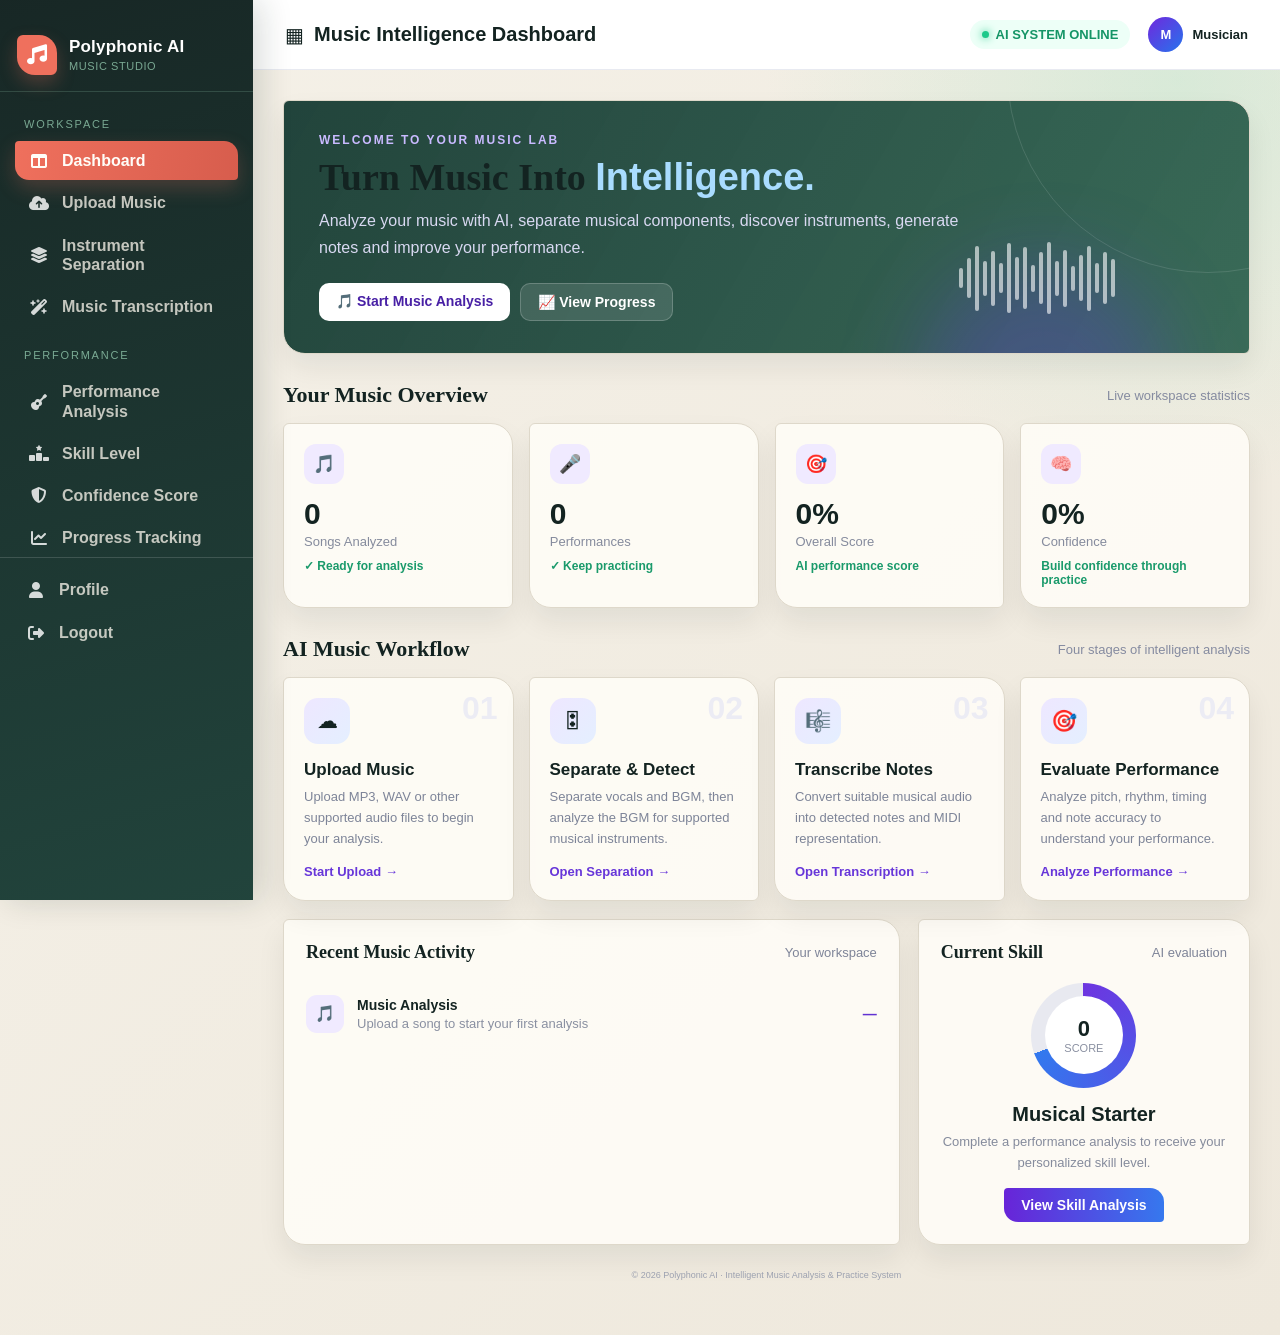
<file: frontend/dashboard.html>
<!DOCTYPE html>
<html lang="en">

<head>

<meta charset="UTF-8">

<meta name="viewport"
      content="width=device-width, initial-scale=1.0">

<title>Dashboard | Polyphonic AI</title>


<style>

/* =========================================================
   RESET
========================================================= */

*{
    margin:0;
    padding:0;
    box-sizing:border-box;
    font-family:"Segoe UI",Arial,sans-serif;
}


body{

    min-height:100vh;

    background:#f5f6fb;

    color:#17203f;

}


/* =========================================================
   SIDEBAR
========================================================= */

.sidebar{

    position:fixed;

    left:0;
    top:0;
    bottom:0;

    width:245px;

    background:
        linear-gradient(
            180deg,
            #17134d,
            #32117b 55%,
            #172b70
        );

    color:white;

    padding:25px 16px;

    z-index:20;

    box-shadow:
        8px 0 30px rgba(30,20,80,.15);

}


/* LOGO */

.logo{

    display:flex;

    align-items:center;

    gap:12px;

    padding:0 12px 25px;

    border-bottom:
        1px solid rgba(255,255,255,.12);

}


.logo-icon{

    width:44px;
    height:44px;

    display:flex;

    justify-content:center;
    align-items:center;

    border-radius:14px;

    background:
        linear-gradient(
            135deg,
            #8c42ff,
            #3b82f6
        );

    font-size:22px;

    box-shadow:
        0 8px 25px rgba(105,55,240,.4);

}


.logo-text h2{

    font-size:18px;

}


.logo-text span{

    display:block;

    font-size:9px;

    color:#aaa8d2;

    letter-spacing:1.4px;

    margin-top:3px;

}


/* =========================================================
   NAVIGATION
========================================================= */

.nav{

    margin-top:25px;

}


.nav-title{

    color:#8886ad;

    font-size:9px;

    letter-spacing:1.5px;

    font-weight:700;

    padding:0 13px 10px;

}


.nav-item{

    display:flex;

    align-items:center;

    gap:13px;

    padding:12px 14px;

    margin:5px 0;

    border-radius:12px;

    color:#c9c7df;

    text-decoration:none;

    font-size:12px;

    transition:.25s;

}


.nav-item:hover{

    color:white;

    background:
        rgba(255,255,255,.09);

    transform:translateX(3px);

}


.nav-item.active{

    color:white;

    background:
        linear-gradient(
            90deg,
            #7337df,
            #316ff1
        );

    box-shadow:
        0 8px 20px rgba(83,48,214,.25);

}


.nav-icon{

    width:22px;

    text-align:center;

    font-size:16px;

}


/* BOTTOM */

.sidebar-bottom{

    position:absolute;

    bottom:20px;

    left:16px;
    right:16px;

    border-top:
        1px solid rgba(255,255,255,.1);

    padding-top:12px;

}


/* =========================================================
   MAIN
========================================================= */

.main{

    margin-left:245px;

    min-height:100vh;

}


/* =========================================================
   TOPBAR
========================================================= */

.topbar{

    height:70px;

    background:white;

    border-bottom:
        1px solid #e8eaf1;

    display:flex;

    justify-content:space-between;

    align-items:center;

    padding:0 32px;

}


.page-title{

    display:flex;

    align-items:center;

    gap:10px;

}


.page-title span{

    font-size:20px;

}


.page-title h3{

    font-size:16px;

}


.top-right{

    display:flex;

    align-items:center;

    gap:18px;

}


.ai-status{

    display:flex;

    align-items:center;

    gap:7px;

    padding:7px 12px;

    border-radius:20px;

    background:#edfff7;

    color:#149566;

    font-size:10px;

    font-weight:700;

}


.status-dot{

    width:7px;
    height:7px;

    border-radius:50%;

    background:#1dc98a;

    box-shadow:
        0 0 8px #1dc98a;

}


.user{

    display:flex;

    align-items:center;

    gap:9px;

}


.avatar{

    width:35px;
    height:35px;

    display:flex;

    justify-content:center;
    align-items:center;

    border-radius:50%;

    color:white;

    font-weight:800;

    font-size:13px;

    background:
        linear-gradient(
            135deg,
            #7028dd,
            #2674ed
        );

}


.user-name{

    font-size:11px;

    font-weight:700;

}


/* =========================================================
   CONTENT
========================================================= */

.content{

    padding:30px;

}


/* =========================================================
   HERO
========================================================= */

.hero{

    position:relative;

    overflow:hidden;

    min-height:210px;

    border-radius:24px;

    padding:32px 35px;

    color:white;

    background:
        linear-gradient(
            120deg,
            #25116c,
            #5721c7 50%,
            #1e6ce8
        );

    box-shadow:
        0 20px 45px rgba(53,40,150,.2);

}


.hero::before{

    content:"";

    position:absolute;

    width:400px;
    height:400px;

    border-radius:50%;

    border:
        1px solid rgba(255,255,255,.12);

    right:-160px;
    top:-230px;

}


.hero::after{

    content:"";

    position:absolute;

    width:250px;
    height:250px;

    border-radius:50%;

    background:
        rgba(113,53,255,.25);

    filter:blur(40px);

    right:80px;
    bottom:-160px;

}


.hero-content{

    position:relative;

    z-index:2;

    max-width:650px;

}


.hero-small{

    font-size:9px;

    letter-spacing:2px;

    color:#c9baff;

    font-weight:800;

    margin-bottom:8px;

}


.hero h1{

    font-size:30px;

    margin-bottom:8px;

}


.hero h1 span{

    color:#a9dcff;

}


.hero p{

    color:#d9d9f2;

    font-size:12px;

    line-height:1.7;

}


.hero-buttons{

    display:flex;

    gap:10px;

    margin-top:22px;

}


.hero-btn{

    border:none;

    padding:10px 17px;

    border-radius:10px;

    cursor:pointer;

    font-weight:700;

    font-size:10px;

    text-decoration:none;

}


.hero-btn.primary{

    background:white;

    color:#4820a5;

}


.hero-btn.secondary{

    background:
        rgba(255,255,255,.12);

    color:white;

    border:
        1px solid rgba(255,255,255,.2);

}


/* =========================================================
   WAVEFORM
========================================================= */

.wave-area{

    position:absolute;

    right:40px;

    bottom:35px;

    width:250px;

    height:80px;

    display:flex;

    align-items:center;

    gap:4px;

    opacity:.6;

    z-index:2;

}


.wave-bar{

    width:4px;

    border-radius:10px;

    background:#fff;

    animation:wave 1.3s infinite ease-in-out;

}


.wave-bar:nth-child(1){height:20px}
.wave-bar:nth-child(2){height:40px}
.wave-bar:nth-child(3){height:65px}
.wave-bar:nth-child(4){height:35px}
.wave-bar:nth-child(5){height:55px}
.wave-bar:nth-child(6){height:30px}
.wave-bar:nth-child(7){height:70px}
.wave-bar:nth-child(8){height:43px}
.wave-bar:nth-child(9){height:62px}
.wave-bar:nth-child(10){height:27px}
.wave-bar:nth-child(11){height:52px}
.wave-bar:nth-child(12){height:72px}
.wave-bar:nth-child(13){height:35px}
.wave-bar:nth-child(14){height:57px}
.wave-bar:nth-child(15){height:25px}
.wave-bar:nth-child(16){height:46px}
.wave-bar:nth-child(17){height:65px}
.wave-bar:nth-child(18){height:30px}
.wave-bar:nth-child(19){height:52px}
.wave-bar:nth-child(20){height:38px}


@keyframes wave{

    0%,100%{
        transform:scaleY(.65);
    }

    50%{
        transform:scaleY(1.1);
    }

}


/* =========================================================
   SECTION TITLE
========================================================= */

.section-header{

    display:flex;

    justify-content:space-between;

    align-items:center;

    margin:28px 0 15px;

}


.section-header h2{

    font-size:18px;

}


.section-header span{

    color:#858ba0;

    font-size:10px;

}


/* =========================================================
   STAT CARDS
========================================================= */

.stats{

    display:grid;

    grid-template-columns:
        repeat(4,1fr);

    gap:16px;

}


.stat-card{

    background:white;

    border:
        1px solid #eaebf2;

    border-radius:18px;

    padding:20px;

    transition:.25s;

}


.stat-card:hover{

    transform:translateY(-4px);

    box-shadow:
        0 15px 30px rgba(30,30,70,.08);

}


.stat-top{

    display:flex;

    justify-content:space-between;

    align-items:center;

}


.stat-icon{

    width:40px;
    height:40px;

    display:flex;

    justify-content:center;
    align-items:center;

    border-radius:12px;

    font-size:18px;

    background:#f0eaff;

}


.stat-value{

    font-size:25px;

    font-weight:800;

    margin-top:13px;

}


.stat-label{

    font-size:10px;

    color:#858b9d;

    margin-top:3px;

}


.stat-change{

    margin-top:10px;

    font-size:9px;

    color:#1a9a6b;

    font-weight:700;

}


/* =========================================================
   WORKFLOW
========================================================= */

.workflow{

    display:grid;

    grid-template-columns:
        repeat(4,1fr);

    gap:15px;

}


.workflow-card{

    position:relative;

    background:white;

    border:
        1px solid #e9eaf1;

    border-radius:18px;

    padding:20px;

    min-height:180px;

    overflow:hidden;

    transition:.25s;

}


.workflow-card:hover{

    transform:translateY(-4px);

    box-shadow:
        0 15px 35px rgba(40,30,90,.08);

}


.workflow-number{

    position:absolute;

    right:15px;

    top:12px;

    color:#ececf4;

    font-size:32px;

    font-weight:900;

}


.workflow-icon{

    width:46px;
    height:46px;

    display:flex;

    justify-content:center;
    align-items:center;

    border-radius:14px;

    background:
        linear-gradient(
            135deg,
            #eee7ff,
            #e4efff
        );

    font-size:21px;

    margin-bottom:16px;

}


.workflow-card h3{

    font-size:13px;

    margin-bottom:7px;

}


.workflow-card p{

    font-size:10px;

    line-height:1.6;

    color:#7d8498;

}


.workflow-link{

    display:inline-block;

    margin-top:14px;

    color:#6736d9;

    font-size:10px;

    font-weight:800;

    text-decoration:none;

}


/* =========================================================
   BOTTOM GRID
========================================================= */

.bottom-grid{

    display:grid;

    grid-template-columns:
        1.3fr .7fr;

    gap:18px;

    margin-top:18px;

}


/* =========================================================
   ACTIVITY
========================================================= */

.panel{

    background:white;

    border:
        1px solid #e9eaf1;

    border-radius:18px;

    padding:22px;

}


.panel-title{

    display:flex;

    justify-content:space-between;

    align-items:center;

    margin-bottom:20px;

}


.panel-title h3{

    font-size:14px;

}


.panel-title span{

    font-size:9px;

    color:#7e8498;

}


.activity{

    display:flex;

    align-items:center;

    gap:13px;

    padding:12px 0;

    border-bottom:
        1px solid #f0f1f5;

}


.activity:last-child{

    border-bottom:none;

}


.activity-icon{

    width:38px;
    height:38px;

    display:flex;

    align-items:center;
    justify-content:center;

    border-radius:11px;

    background:#f0eaff;

}


.activity-info{

    flex:1;

}


.activity-info h4{

    font-size:10px;

}


.activity-info p{

    font-size:9px;

    color:#8a90a1;

    margin-top:3px;

}


.activity-score{

    font-size:12px;

    font-weight:800;

    color:#6132d2;

}


/* =========================================================
   SKILL PANEL
========================================================= */

.level-box{

    text-align:center;

}


.level-circle{

    width:105px;
    height:105px;

    border-radius:50%;

    margin:8px auto 15px;

    display:flex;

    flex-direction:column;

    align-items:center;

    justify-content:center;

    background:
        conic-gradient(
            #6d35e0 0deg,
            #3279ee 250deg,
            #e8e9f0 250deg
        );

    position:relative;

}


.level-circle::after{

    content:"";

    position:absolute;

    width:78px;
    height:78px;

    border-radius:50%;

    background:white;

}


.level-circle strong{

    position:relative;

    z-index:2;

    font-size:22px;

}


.level-circle small{

    position:relative;

    z-index:2;

    font-size:8px;

    color:#8a90a1;

}


.level-name{

    font-size:15px;

    font-weight:800;

}


.level-text{

    font-size:9px;

    color:#858b9c;

    margin-top:6px;

    line-height:1.6;

}


.level-btn{

    display:block;

    margin:15px auto 0;

    padding:9px 17px;

    border:none;

    border-radius:9px;

    background:
        linear-gradient(
            90deg,
            #6824d8,
            #3678ee
        );

    color:white;

    font-size:9px;

    font-weight:700;

    cursor:pointer;

}


/* =========================================================
   FOOTER
========================================================= */

.footer{

    text-align:center;

    padding:25px;

    color:#9ca1b0;

    font-size:9px;

}


/* =========================================================
   RESPONSIVE
========================================================= */

@media(max-width:1100px){

    .stats{

        grid-template-columns:
            repeat(2,1fr);

    }


    .workflow{

        grid-template-columns:
            repeat(2,1fr);

    }

}


@media(max-width:800px){

    .sidebar{

        width:70px;

        padding:20px 8px;

    }


    .logo-text,
    .nav-title,
    .nav-item span:not(.nav-icon){

        display:none;

    }


    .logo{

        justify-content:center;

        padding:0 0 20px;

    }


    .nav-item{

        justify-content:center;

        padding:13px;

    }


    .main{

        margin-left:70px;

    }


    .topbar{

        padding:0 18px;

    }


    .content{

        padding:18px;

    }


    .bottom-grid{

        grid-template-columns:1fr;

    }


    .wave-area{

        opacity:.2;

        right:10px;

    }

}


@media(max-width:550px){

    .stats,
    .workflow{

        grid-template-columns:1fr;

    }


    .hero{

        padding:25px;

    }


    .hero h1{

        font-size:24px;

    }


    .ai-status{

        display:none;

    }

}

</style>

<style>
    .topbar .page-title h3 {
        font-size: 20px;
    }

    .ai-status,
    .user-name {
        font-size: 13px;
    }

    .hero-small {
        font-size: 12px;
    }

    .hero h1 {
        font-size: 38px;
    }

    .hero p {
        font-size: 16px;
    }

    .hero-btn {
        font-size: 14px;
    }

    .section-header h2 {
        font-size: 22px;
    }

    .section-header span,
    .stat-label {
        font-size: 13px;
    }

    .stat-value {
        font-size: 30px;
    }

    .stat-change {
        font-size: 12px;
    }

    .workflow-card h3 {
        font-size: 17px;
    }

    .workflow-card p,
    .workflow-link {
        font-size: 13px;
    }

    .panel-title h3 {
        font-size: 18px;
    }

    .panel-title span,
    .activity-info p,
    .level-text {
        font-size: 13px;
    }

    .activity-info h4,
    .activity-score,
    .level-btn {
        font-size: 14px;
    }

    .level-name {
        font-size: 20px;
    }

    .level-circle small {
        font-size: 11px;
    }

    @media (max-width: 550px) {
        .hero h1 {
            font-size: 28px;
        }

        .hero p {
            font-size: 14px;
        }
    }
</style>

<link rel="stylesheet" href="sidebar.css">

</head>


<body>


<!-- =========================================================
     SIDEBAR
========================================================= -->

<div id="sidebarContainer" data-active="dashboard"></div>
<!-- Legacy sidebar is replaced by sidebar.js. -->
<aside class="sidebar legacy-sidebar">


    <div class="logo">

        <div class="logo-icon">
            🎼
        </div>

        <div class="logo-text">

            <h2>
                Polyphonic AI
            </h2>

            <span>
                MUSIC INTELLIGENCE STUDIO
            </span>

        </div>

    </div>



    <nav class="nav">


        <div class="nav-title">
            WORKSPACE
        </div>


        <a
            href="dashboard.html"
            class="nav-item active"
        >

            <span class="nav-icon">
                ▦
            </span>

            <span>
                Dashboard
            </span>

        </a>


        <a
            href="upload.html"
            class="nav-item"
        >

            <span class="nav-icon">
                ☁
            </span>

            <span>
                Upload Music
            </span>

        </a>


        <a
            href="separation.html"
            class="nav-item"
        >

            <span class="nav-icon">
                ◈
            </span>

            <span>
                Instrument Separation
            </span>

        </a>


        <a
            href="transcription.html"
            class="nav-item"
        >

            <span class="nav-icon">
                ♫
            </span>

            <span>
                Music Transcription
            </span>

        </a>



        <div class="nav-title"
             style="margin-top:22px;">

            PERFORMANCE

        </div>


        <a
            href="performance.html"
            class="nav-item"
        >

            <span class="nav-icon">
                ◉
            </span>

            <span>
                Performance Analysis
            </span>

        </a>


        <a
            href="level.html"
            class="nav-item"
        >

            <span class="nav-icon">
                ★
            </span>

            <span>
                Skill Level
            </span>

        </a>


        <a
            href="confidence.html"
            class="nav-item"
        >

            <span class="nav-icon">
                ◇
            </span>

            <span>
                Confidence Score
            </span>

        </a>


        <a
            href="progress.html"
            class="nav-item"
        >

            <span class="nav-icon">
                ↗
            </span>

            <span>
                Progress Tracking
            </span>

        </a>

    </nav>



    <div class="sidebar-bottom">


        <a
            href="profile.html"
            class="nav-item"
        >

            <span class="nav-icon">
                ●
            </span>

            <span>
                Profile
            </span>

        </a>


        <a
            href="login.html"
            class="nav-item"
            onclick="logout()"
        >

            <span class="nav-icon">
                ⇥
            </span>

            <span>
                Logout
            </span>

        </a>


    </div>


</aside>



<!-- =========================================================
     MAIN
========================================================= -->

<main class="main">


    <!-- TOPBAR -->

    <header class="topbar">


        <div class="page-title">

            <span>▦</span>

            <h3>
                Music Intelligence Dashboard
            </h3>

        </div>


        <div class="top-right">


            <div class="ai-status">

                <span class="status-dot"></span>

                AI SYSTEM ONLINE

            </div>


            <div class="user">

                <div
                    class="avatar"
                    id="avatar"
                >
                    M
                </div>

                <div
                    class="user-name"
                    id="userName"
                >
                    Musician
                </div>

            </div>


        </div>


    </header>



    <!-- CONTENT -->

    <div class="content">


        <!-- =================================================
             HERO
        ================================================= -->

        <section class="hero">


            <div class="hero-content">


                <div class="hero-small">
                    WELCOME TO YOUR MUSIC LAB
                </div>


                <h1>

                    Turn Music Into

                    <span>
                        Intelligence.
                    </span>

                </h1>


                <p>

                    Analyze your music with AI, separate
                    musical components, discover instruments,
                    generate notes and improve your performance.

                </p>


                <div class="hero-buttons">


                    <a
                        href="upload.html"
                        class="hero-btn primary"
                    >
                        🎵 Start Music Analysis
                    </a>


                    <a
                        href="progress.html"
                        class="hero-btn secondary"
                    >
                        📈 View Progress
                    </a>


                </div>


            </div>



            <!-- WAVEFORM -->

            <div class="wave-area">

                <div class="wave-bar"></div>
                <div class="wave-bar"></div>
                <div class="wave-bar"></div>
                <div class="wave-bar"></div>
                <div class="wave-bar"></div>
                <div class="wave-bar"></div>
                <div class="wave-bar"></div>
                <div class="wave-bar"></div>
                <div class="wave-bar"></div>
                <div class="wave-bar"></div>
                <div class="wave-bar"></div>
                <div class="wave-bar"></div>
                <div class="wave-bar"></div>
                <div class="wave-bar"></div>
                <div class="wave-bar"></div>
                <div class="wave-bar"></div>
                <div class="wave-bar"></div>
                <div class="wave-bar"></div>
                <div class="wave-bar"></div>
                <div class="wave-bar"></div>

            </div>


        </section>



        <!-- =================================================
             STATISTICS
        ================================================= -->

        <div class="section-header">

            <h2>
                Your Music Overview
            </h2>

            <span>
                Live workspace statistics
            </span>

        </div>


        <section class="stats">


            <div class="stat-card">

                <div class="stat-top">

                    <div class="stat-icon">
                        🎵
                    </div>

                </div>

                <div
                    class="stat-value"
                    id="songsCount"
                >
                    0
                </div>

                <div class="stat-label">
                    Songs Analyzed
                </div>

                <div class="stat-change">
                    ✓ Ready for analysis
                </div>

            </div>



            <div class="stat-card">

                <div class="stat-top">

                    <div class="stat-icon">
                        🎤
                    </div>

                </div>

                <div
                    class="stat-value"
                    id="performanceCount"
                >
                    0
                </div>

                <div class="stat-label">
                    Performances
                </div>

                <div class="stat-change">
                    ✓ Keep practicing
                </div>

            </div>



            <div class="stat-card">

                <div class="stat-top">

                    <div class="stat-icon">
                        🎯
                    </div>

                </div>

                <div
                    class="stat-value"
                    id="scoreValue"
                >
                    0%
                </div>

                <div class="stat-label">
                    Overall Score
                </div>

                <div class="stat-change">
                    AI performance score
                </div>

            </div>



            <div class="stat-card">

                <div class="stat-top">

                    <div class="stat-icon">
                        🧠
                    </div>

                </div>

                <div
                    class="stat-value"
                    id="confidenceValue"
                >
                    0%
                </div>

                <div class="stat-label">
                    Confidence
                </div>

                <div class="stat-change">
                    Build confidence through practice
                </div>

            </div>


        </section>



        <!-- =================================================
             AI WORKFLOW
        ================================================= -->

        <div class="section-header">

            <h2>
                AI Music Workflow
            </h2>

            <span>
                Four stages of intelligent analysis
            </span>

        </div>


        <section class="workflow">


            <!-- UPLOAD -->

            <div class="workflow-card">

                <div class="workflow-number">
                    01
                </div>

                <div class="workflow-icon">
                    ☁
                </div>

                <h3>
                    Upload Music
                </h3>

                <p>

                    Upload MP3, WAV or other supported
                    audio files to begin your analysis.

                </p>

                <a
                    href="upload.html"
                    class="workflow-link"
                >
                    Start Upload →
                </a>

            </div>



            <!-- SEPARATION -->

            <div class="workflow-card">

                <div class="workflow-number">
                    02
                </div>

                <div class="workflow-icon">
                    🎛
                </div>

                <h3>
                    Separate & Detect
                </h3>

                <p>

                    Separate vocals and BGM, then analyze
                    the BGM for supported musical instruments.

                </p>

                <a
                    href="separation.html"
                    class="workflow-link"
                >
                    Open Separation →
                </a>

            </div>



            <!-- TRANSCRIPTION -->

            <div class="workflow-card">

                <div class="workflow-number">
                    03
                </div>

                <div class="workflow-icon">
                    🎼
                </div>

                <h3>
                    Transcribe Notes
                </h3>

                <p>

                    Convert suitable musical audio into
                    detected notes and MIDI representation.

                </p>

                <a
                    href="transcription.html"
                    class="workflow-link"
                >
                    Open Transcription →
                </a>

            </div>



            <!-- PERFORMANCE -->

            <div class="workflow-card">

                <div class="workflow-number">
                    04
                </div>

                <div class="workflow-icon">
                    🎯
                </div>

                <h3>
                    Evaluate Performance
                </h3>

                <p>

                    Analyze pitch, rhythm, timing and note
                    accuracy to understand your performance.

                </p>

                <a
                    href="performance.html"
                    class="workflow-link"
                >
                    Analyze Performance →
                </a>

            </div>


        </section>



        <!-- =================================================
             BOTTOM
        ================================================= -->

        <section class="bottom-grid">


            <!-- RECENT ACTIVITY -->

            <div class="panel">


                <div class="panel-title">

                    <h3>
                        Recent Music Activity
                    </h3>

                    <span>
                        Your workspace
                    </span>

                </div>



                <div class="activity" id="recentActivity">

                    <div class="activity-icon">
                        🎵
                    </div>

                    <div class="activity-info">

                        <h4>
                            Music Analysis
                        </h4>

                        <p>
                            Upload a song to start your first analysis
                        </p>

                    </div>

                    <div class="activity-score">
                        —
                    </div>

                </div>



            </div>



            <!-- LEVEL -->

            <div class="panel">


                <div class="panel-title">

                    <h3>
                        Current Skill
                    </h3>

                    <span>
                        AI evaluation
                    </span>

                </div>


                <div class="level-box">


                    <div class="level-circle">

                        <strong id="levelScore">
                            0
                        </strong>

                        <small>
                            SCORE
                        </small>

                    </div>


                    <div
                        class="level-name"
                        id="levelName"
                    >
                        Musical Starter
                    </div>


                    <div class="level-text">

                        Complete a performance analysis
                        to receive your personalized skill level.

                    </div>


                    <button
                        class="level-btn"
                        onclick="window.location.href='level.html'"
                    >

                        View Skill Analysis

                    </button>


                </div>


            </div>


        </section>



        <div class="footer">

            © 2026 Polyphonic AI ·
            Intelligent Music Analysis & Practice System

        </div>


    </div>

</main>



<script>

/* =========================================================
   LOAD USER INFORMATION
========================================================= */

function loadUser(){

    const storedUser =
        localStorage.getItem(
            "user"
        );


    const registeredUser =
        localStorage.getItem(
            "registered_user"
        );

    const sessionUser =
        localStorage.getItem(
            "polyphonic_user"
        );


    let user = null;


    try{

        if(storedUser){

            user =
                JSON.parse(
                    storedUser
                );

        }

        else if(registeredUser){

            user =
                JSON.parse(
                    registeredUser
                );

        }

        else if(sessionUser){

            user =
                JSON.parse(
                    sessionUser
                );

        }

    }

    catch(error){

        console.log(
            "User data error:",
            error
        );

    }


    if(user){

        const name =
            user.name ||
            "Musician";

        document.getElementById(
            "userName"
        ).textContent =
            name;

        document.getElementById(
            "avatar"
        ).textContent =
            name
                .charAt(0)
                .toUpperCase();

    }

}


/* =========================================================
   LOAD PROGRESS
========================================================= */

async function loadProgress(){

    const getUser = key => {
        try {
            return JSON.parse(localStorage.getItem(key) || "null");
        } catch(error) {
            return null;
        }
    };

    const user = getUser("user") || getUser("polyphonic_user") || getUser("registered_user");
    const userId = (user && user.id) || localStorage.getItem("user_id");
    const history = getUser("performance_history") || [];

    const renderRecentActivity = records => {
        const container = document.getElementById("recentActivity");
        if (!container) return;
        container.parentElement.querySelectorAll(".activity:not(#recentActivity)").forEach(item => item.remove());
        container.innerHTML = "";
        if (!records.length) {
            container.innerHTML = `<div class="activity-icon">🎵</div><div class="activity-info"><h4>Music Analysis</h4><p>Upload a song to start your first analysis</p></div><div class="activity-score">—</div>`;
            return;
        }
        records.slice(0, 3).forEach(record => {
            const activity = document.createElement("div");
            activity.className = "activity";
            const date = record.created_at ? new Date(record.created_at).toLocaleDateString() : "Recent session";
            const instrument = record.instrument_name || "Performance";
            const score = Math.round(Number(record.overall_score) || 0);
            activity.innerHTML = `<div class="activity-icon">🎯</div><div class="activity-info"><h4>${instrument} Performance</h4><p>${date} · Pitch ${Math.round(Number(record.pitch_score) || 0)}% · Rhythm ${Math.round(Number(record.rhythm_score) || 0)}%</p></div><div class="activity-score">${score}%</div>`;
            container.parentElement.appendChild(activity);
        });
    };

    const renderDashboard = (dashboard, useFallback = false) => {
        const stats = dashboard.stats || {};
        const skills = dashboard.skill_scores || {};
        const records = dashboard.recent_performances || [];
        const latest = records[0] || history[history.length - 1] || {};
        const overall = Number(stats.latest_score ?? latest.overall_score ?? localStorage.getItem("overall_score")) || 0;
        const pitch = Number(skills.pitch ?? latest.pitch_score ?? localStorage.getItem("pitch_score")) || 0;
        const rhythm = Number(skills.rhythm ?? latest.rhythm_score ?? localStorage.getItem("rhythm_score")) || 0;
        const timing = Number(skills.timing ?? latest.timing_score ?? localStorage.getItem("timing_score")) || 0;
        const notes = Number(skills.notes ?? latest.note_score ?? localStorage.getItem("note_score")) || 0;
        const confidence = Math.round((pitch + rhythm + timing + notes) / 4);
        const totalPerformances = Number(stats.total_performances) || (history.length || (overall ? 1 : 0));
        const totalSongs = Number(stats.total_songs) || (overall ? 1 : 0);
        const level = dashboard.level || (overall >= 96 ? "Master Performer" : overall >= 90 ? "Advanced" : overall >= 75 ? "Intermediate" : overall >= 60 ? "Developing Musician" : overall >= 40 ? "Beginner" : "Musical Starter");

        document.getElementById("scoreValue").textContent = `${Math.round(overall)}%`;
        document.getElementById("confidenceValue").textContent = `${confidence}%`;
        document.getElementById("performanceCount").textContent = totalPerformances;
        document.getElementById("songsCount").textContent = totalSongs;
        document.getElementById("levelName").textContent = level;
        document.getElementById("levelScore").textContent = Math.round(overall);
        renderRecentActivity(useFallback ? history.slice().reverse() : records);
    };

    if (!userId) {
        renderDashboard({ recent_performances: history }, true);
        return;
    }

    try {
        const response = await fetch(`/api/progress/dashboard?user_id=${encodeURIComponent(userId)}`);
        const data = await response.json();
        if (!response.ok || !data.success) throw new Error(data.message || "Dashboard data unavailable");
        renderDashboard(data);
    } catch(error) {
        console.log("Dashboard history unavailable; using saved browser results.");
        renderDashboard({ recent_performances: history }, true);
    }
}


/* =========================================================
   LOGOUT
========================================================= */

function logout(){

    localStorage.removeItem(
        "user"
    );

    localStorage.removeItem(
        "registered_user"
    );

    localStorage.removeItem(
        "uploadedSong"
    );

    localStorage.removeItem(
        "uploaded_audio_id"
    );

    localStorage.removeItem(
        "cached_separated_stems"
    );

}


/* =========================================================
   INITIALIZE
========================================================= */

loadUser();

loadProgress();

</script>


<script src="sidebar.js"></script>
</body>

</html>
<!--
    const getUser = key => {
        try {
            return JSON.parse(localStorage.getItem(key) || "null");
        } catch(error) {
            return null;
        }
    };

    const user = getUser("user") || getUser("polyphonic_user") || getUser("registered_user");
    const userId = (user && user.id) || localStorage.getItem("user_id");
    const history = getUser("performance_history") || [];

    const renderDashboard = (dashboard, useFallback = false) => {
        const stats = dashboard.stats || {};
        const skills = dashboard.skill_scores || {};
        const records = dashboard.recent_performances || [];
        const latest = records[0] || history[history.length - 1] || {};
        const overall = Number(stats.latest_score ?? latest.overall_score ?? localStorage.getItem("overall_score")) || 0;
        const pitch = Number(skills.pitch ?? latest.pitch_score ?? localStorage.getItem("pitch_score")) || 0;
        const rhythm = Number(skills.rhythm ?? latest.rhythm_score ?? localStorage.getItem("rhythm_score")) || 0;
        const timing = Number(skills.timing ?? latest.timing_score ?? localStorage.getItem("timing_score")) || 0;
        const notes = Number(skills.notes ?? latest.note_score ?? localStorage.getItem("note_score")) || 0;
        const confidence = Math.round((pitch + rhythm + timing + notes) / 4);
        const totalPerformances = Number(stats.total_performances) || (history.length || (overall ? 1 : 0));
        const totalSongs = Number(stats.total_songs) || (overall ? 1 : 0);
        const level = dashboard.level || (overall >= 96 ? "Master Performer" : overall >= 90 ? "Advanced" : overall >= 75 ? "Intermediate" : overall >= 60 ? "Developing Musician" : overall >= 40 ? "Beginner" : "Musical Starter");

        document.getElementById("scoreValue").textContent = `${Math.round(overall)}%`;
        document.getElementById("confidenceValue").textContent = `${confidence}%`;
        document.getElementById("performanceCount").textContent = totalPerformances;
        document.getElementById("songsCount").textContent = totalSongs;
        document.getElementById("levelName").textContent = level;
        document.getElementById("levelScore").textContent = Math.round(overall);
        renderRecentActivity(useFallback ? history.slice().reverse() : records);
    };

    const renderRecentActivity = records => {
        const container = document.getElementById("recentActivity");
        if (!container) return;
        container.parentElement.querySelectorAll(".activity:not(#recentActivity)").forEach(item => item.remove());
        container.innerHTML = "";
        if (!records.length) {
            container.innerHTML = `<div class="activity-icon">🎵</div><div class="activity-info"><h4>Music Analysis</h4><p>Upload a song to start your first analysis</p></div><div class="activity-score">—</div>`;
            return;
        }
        records.slice(0, 3).forEach(record => {
            const activity = document.createElement("div");
            activity.className = "activity";
            const date = record.created_at ? new Date(record.created_at).toLocaleDateString() : "Recent session";
            const instrument = record.instrument_name || "Performance";
            const score = Math.round(Number(record.overall_score) || 0);
            activity.innerHTML = `<div class="activity-icon">🎯</div><div class="activity-info"><h4>${instrument} Performance</h4><p>${date} · Pitch ${Math.round(Number(record.pitch_score) || 0)}% · Rhythm ${Math.round(Number(record.rhythm_score) || 0)}%</p></div><div class="activity-score">${score}%</div>`;
            container.parentElement.appendChild(activity);
        });
    };

    if (!userId) {
        renderDashboard({ recent_performances: history }, true);
        return;
    }

    try {
        const response = await fetch(`/api/progress/dashboard?user_id=${encodeURIComponent(userId)}`);
        const data = await response.json();
        if (!response.ok || !data.success) throw new Error(data.message || "Dashboard data unavailable");
        renderDashboard(data);
    } catch(error) {
        console.log("Dashboard history unavailable; using saved browser results.");
        renderDashboard({ recent_performances: history }, true);
    }


            document.getElementById(
                "performanceCount"
            ).textContent =
                progress.performances_count || 0;


            document.getElementById(
                "songsCount"
            ).textContent =
                progress.songs_completed || 0;


            document.getElementById(
                "levelName"
            ).textContent =
                progress.current_level ||
                "Musical Starter";


            document.getElementById(
                "levelScore"
            ).textContent =
                Math.round(
                    progress.overall_score || 0
                );

        }

    }

    catch(error){

        console.log(
            "Progress not available yet."
        );

    }

}


/* =========================================================
   LOGOUT
========================================================= */

function logout(){

    localStorage.removeItem(
        "user"
    );

    localStorage.removeItem(
        "registered_user"
    );

    localStorage.removeItem(
        "uploadedSong"
    );

    localStorage.removeItem(
        "uploaded_audio_id"
    );

    localStorage.removeItem(
        "cached_separated_stems"
    );

}


/* =========================================================
   INITIALIZE
========================================================= */

loadUser();

loadProgress();

</script>


<script src="sidebar.js"></script>
</body>

</html>
-->
</file>
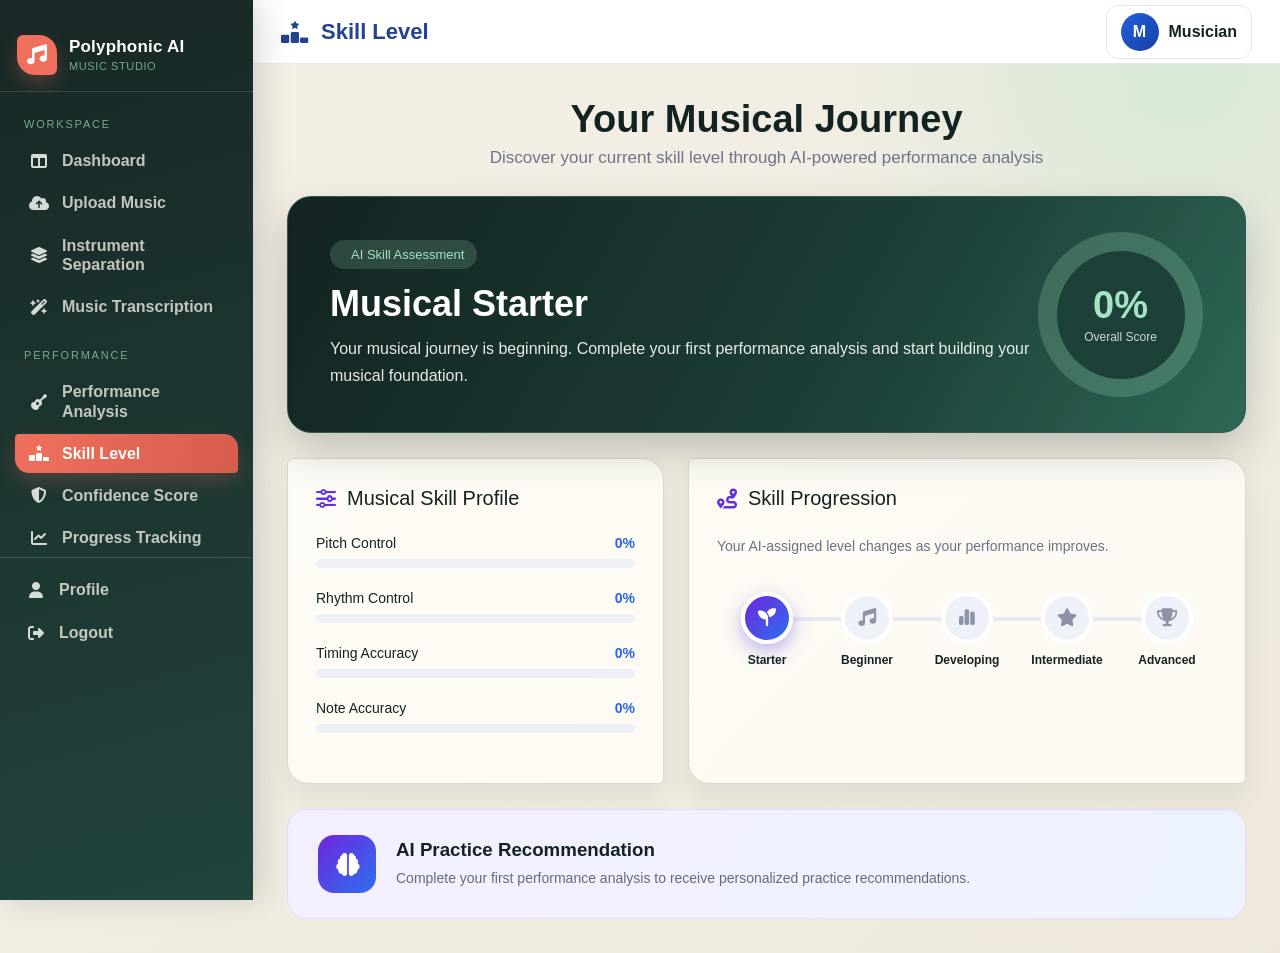
<file: frontend/level.html>
<!DOCTYPE html>
<html lang="en">
<head>
    <meta charset="UTF-8">
    <meta name="viewport" content="width=device-width, initial-scale=1.0">

    <title>Skill Level | Polyphonic AI</title>

    <!-- Font Awesome -->
    <link
        rel="stylesheet"
        href="https://cdnjs.cloudflare.com/ajax/libs/font-awesome/6.5.2/css/all.min.css"
    >

    <style>

        * {
            margin: 0;
            padding: 0;
            box-sizing: border-box;
            font-family: "Segoe UI", Arial, sans-serif;
        }

        body {
            background: #f4f6fb;
            color: #172033;
            min-height: 100vh;
        }

        /* =====================================================
           SIDEBAR
        ===================================================== */

        .sidebar {
            position: fixed;
            left: 0;
            top: 0;
            width: 280px;
            height: 100vh;

            background:
                linear-gradient(
                    180deg,
                    #172e91 0%,
                    #2454c9 50%,
                    #173a9c 100%
                );

            color: white;
            z-index: 1000;

            display: flex;
            flex-direction: column;

            box-shadow: 4px 0 20px rgba(25, 48, 120, 0.18);
        }

        /* LOGO */

        .logo-area {
            height: 88px;

            display: flex;
            align-items: center;

            padding: 0 22px;

            border-bottom: 1px solid rgba(255,255,255,0.12);
        }

        .logo-icon {
            width: 50px;
            height: 50px;

            border-radius: 14px;

            background: rgba(255,255,255,0.18);

            display: flex;
            align-items: center;
            justify-content: center;

            font-size: 25px;

            margin-right: 13px;
        }

        .logo-text h2 {
            font-size: 20px;
            font-weight: 700;
        }

        .logo-text span {
            font-size: 12px;
            opacity: 0.75;
            letter-spacing: 1px;
        }

        /* NAVIGATION */

        .nav-menu {
            padding: 20px 14px;
            flex: 1;
        }

        .nav-item {
            height: 52px;

            display: flex;
            align-items: center;

            padding: 0 16px;

            margin-bottom: 7px;

            color: rgba(255,255,255,0.82);

            text-decoration: none;

            border-radius: 14px;

            transition: 0.25s;
        }

        .nav-item i {
            width: 25px;
            font-size: 17px;
            margin-right: 13px;
        }

        .nav-item:hover {
            background: rgba(255,255,255,0.12);
            color: white;
            transform: translateX(3px);
        }

        .nav-item.active {
            background: linear-gradient(
                90deg,
                #3975ff,
                #2e63df
            );

            color: white;

            box-shadow:
                0 7px 18px rgba(31, 78, 190, 0.35);
        }

        /* BOTTOM */

        .sidebar-bottom {
            padding: 15px 14px 20px;

            border-top: 1px solid rgba(255,255,255,0.12);
        }


        /* =====================================================
           MAIN AREA
        ===================================================== */

        .main {
            margin-left: 280px;
            min-height: 100vh;
        }


        /* =====================================================
           TOP BAR
        ===================================================== */

        .topbar {
            height: 64px;

            background: white;

            border-bottom: 1px solid #e5e8ef;

            display: flex;
            align-items: center;
            justify-content: space-between;

            padding: 0 28px;
        }

        .page-title {
            display: flex;
            align-items: center;

            color: #23428f;

            font-size: 22px;
            font-weight: 700;
        }

        .page-title i {
            margin-right: 12px;
        }

        .user-box {
            display: flex;
            align-items: center;

            padding: 7px 14px;

            border: 1px solid #e2e6ef;

            border-radius: 12px;

            background: #fff;
        }

        .avatar {
            width: 38px;
            height: 38px;

            border-radius: 50%;

            background: linear-gradient(
                135deg,
                #2360dd,
                #1740a4
            );

            color: white;

            display: flex;
            align-items: center;
            justify-content: center;

            font-weight: bold;

            margin-right: 10px;
        }

        .user-name {
            font-weight: 600;
        }


        /* =====================================================
           CONTENT
        ===================================================== */

        .content {
            padding: 34px;
        }

        .heading {
            text-align: center;
            margin-bottom: 28px;
        }

        .heading h1 {
            font-size: 38px;
            margin-bottom: 7px;
        }

        .heading p {
            color: #6c7485;
            font-size: 17px;
        }


        /* =====================================================
           HERO LEVEL CARD
        ===================================================== */

        .level-hero {

            position: relative;

            overflow: hidden;

            min-height: 230px;

            border-radius: 24px;

            padding: 35px 42px;

            color: white;

            background:
                radial-gradient(
                    circle at 85% 25%,
                    rgba(255,255,255,0.22),
                    transparent 25%
                ),
                linear-gradient(
                    110deg,
                    #6415d8,
                    #394fe9,
                    #2078f5
                );

            display: flex;

            align-items: center;

            justify-content: space-between;

            box-shadow:
                0 18px 40px rgba(59, 73, 220, 0.22);
        }

        .hero-left {
            max-width: 700px;
        }

        .small-label {
            display: inline-flex;

            align-items: center;

            gap: 8px;

            padding: 7px 13px;

            border-radius: 30px;

            background: rgba(255,255,255,0.17);

            font-size: 13px;

            margin-bottom: 14px;
        }

        .hero-left h2 {
            font-size: 36px;
            margin-bottom: 10px;
        }

        .hero-left p {
            font-size: 16px;
            line-height: 1.7;

            color: rgba(255,255,255,0.9);
        }


        /* =====================================================
           SCORE CIRCLE
        ===================================================== */

        .score-circle {

            width: 165px;
            height: 165px;

            border-radius: 50%;

            background:
                conic-gradient(
                    #ffffff var(--score),
                    rgba(255,255,255,0.20) 0
                );

            display: flex;

            align-items: center;
            justify-content: center;

            flex-shrink: 0;

            position: relative;
        }

        .score-circle::before {

            content: "";

            position: absolute;

            width: 128px;
            height: 128px;

            background: #3158e8;

            border-radius: 50%;
        }

        .score-value {

            position: relative;

            text-align: center;

            z-index: 2;
        }

        .score-value strong {
            display: block;
            font-size: 38px;
        }

        .score-value span {
            font-size: 12px;
            opacity: 0.8;
        }


        /* =====================================================
           GRID
        ===================================================== */

        .dashboard-grid {

            display: grid;

            grid-template-columns:
                1fr 1fr;

            gap: 24px;

            margin-top: 25px;
        }

        .card {

            background: white;

            border-radius: 20px;

            padding: 28px;

            box-shadow:
                0 7px 25px rgba(30,40,70,0.07);

            border: 1px solid #edf0f5;
        }

        .card-title {

            display: flex;

            align-items: center;

            gap: 11px;

            font-size: 20px;

            margin-bottom: 25px;
        }

        .card-title i {
            color: #6430df;
        }


        /* =====================================================
           SKILL BARS
        ===================================================== */

        .skill {
            margin-bottom: 22px;
        }

        .skill-head {

            display: flex;

            justify-content: space-between;

            margin-bottom: 8px;

            font-size: 14px;
        }

        .skill-head span:last-child {
            color: #2864ed;
            font-weight: 700;
        }

        .bar {

            width: 100%;
            height: 9px;

            background: #edf0f7;

            border-radius: 20px;

            overflow: hidden;
        }

        .bar-fill {

            height: 100%;

            border-radius: 20px;

            width: 0;

            background:
                linear-gradient(
                    90deg,
                    #7025dc,
                    #2875f2
                );

            transition:
                width 1.3s ease;
        }


        /* =====================================================
           LEVEL JOURNEY
        ===================================================== */

        .journey {

            display: flex;

            align-items: center;

            justify-content: space-between;

            position: relative;

            margin-top: 35px;

        }

        .journey::before {

            content: "";

            position: absolute;

            left: 35px;
            right: 35px;

            top: 25px;

            height: 4px;

            background: #e5e9f2;

            z-index: 0;
        }

        .journey-item {

            position: relative;

            z-index: 1;

            text-align: center;

            width: 100px;
        }

        .journey-icon {

            width: 52px;
            height: 52px;

            margin: auto;

            border-radius: 50%;

            background: #eef1f8;

            color: #8b93a5;

            display: flex;

            align-items: center;
            justify-content: center;

            font-size: 18px;

            border: 4px solid white;
        }

        .journey-item.active .journey-icon {

            background:
                linear-gradient(
                    135deg,
                    #7025df,
                    #2d70ef
                );

            color: white;

            box-shadow:
                0 7px 18px rgba(79,45,220,0.35);
        }

        .journey-item p {

            margin-top: 9px;

            font-size: 12px;

            font-weight: 600;
        }


        /* =====================================================
           AI RECOMMENDATION
        ===================================================== */

        .recommendation {

            margin-top: 25px;

            border-radius: 20px;

            padding: 25px 30px;

            background:
                linear-gradient(
                    110deg,
                    #f4efff,
                    #edf4ff
                );

            border: 1px solid #e3dcff;

            display: flex;

            align-items: center;

            gap: 20px;
        }

        .ai-icon {

            width: 58px;
            height: 58px;

            border-radius: 16px;

            background:
                linear-gradient(
                    135deg,
                    #7025dd,
                    #2d70ef
                );

            color: white;

            display: flex;

            align-items: center;
            justify-content: center;

            font-size: 23px;

            flex-shrink: 0;
        }

        .recommendation h3 {
            margin-bottom: 6px;
        }

        .recommendation p {
            color: #626b7e;

            line-height: 1.6;

            font-size: 14px;
        }


        /* =====================================================
           EMPTY STATE
        ===================================================== */

        .empty-state {

            text-align: center;

            padding: 20px;

            color: #727b8e;

            display: none;
        }


        /* =====================================================
           RESPONSIVE
        ===================================================== */

        @media(max-width: 1000px) {

            .sidebar {
                width: 220px;
            }

            .main {
                margin-left: 220px;
            }

            .dashboard-grid {
                grid-template-columns: 1fr;
            }

            .level-hero {
                flex-direction: column;
                text-align: center;
                gap: 25px;
            }

        }

        @media(max-width: 700px) {

            .sidebar {
                position: relative;
                width: 100%;
                height: auto;
            }

            .main {
                margin-left: 0;
            }

            .nav-menu {
                display: none;
            }

            .sidebar-bottom {
                display: none;
            }

            .content {
                padding: 18px;
            }

            .heading h1 {
                font-size: 28px;
            }

            .journey {
                overflow-x: auto;
                justify-content: flex-start;
                gap: 20px;
            }

            .journey::before {
                display: none;
            }
        }

    </style>

    <link rel="stylesheet" href="sidebar.css">
</head>

<body>


<!-- =========================================================
     SIDEBAR
========================================================= -->

<div id="sidebarContainer" data-active="level"></div>
<aside class="sidebar legacy-sidebar">

    <div class="logo-area">

        <div class="logo-icon">
            <i class="fa-solid fa-music"></i>
        </div>

        <div class="logo-text">
            <h2>Polyphonic AI</h2>
            <span>MUSIC STUDIO</span>
        </div>

    </div>


    <nav class="nav-menu">

        <a href="dashboard.html" class="nav-item">
            <i class="fa-solid fa-table-columns"></i>
            Dashboard
        </a>

        <a href="upload.html" class="nav-item">
            <i class="fa-solid fa-cloud-arrow-up"></i>
            Upload Music
        </a>

        <a href="separation.html" class="nav-item">
            <i class="fa-solid fa-layer-group"></i>
            Instrument Separation
        </a>

        <a href="transcription.html" class="nav-item">
            <i class="fa-solid fa-wand-magic-sparkles"></i>
            Music Transcription
        </a>

        <a href="performance.html" class="nav-item">
            <i class="fa-solid fa-guitar"></i>
            Performance Analysis
        </a>

        <a href="level.html" class="nav-item active">
            <i class="fa-solid fa-ranking-star"></i>
            Skill Level
        </a>

        <a href="confidence.html" class="nav-item">
            <i class="fa-solid fa-shield-heart"></i>
            Confidence Score
        </a>

        <a href="progress.html" class="nav-item">
            <i class="fa-solid fa-chart-line"></i>
            Progress Tracking
        </a>

    </nav>


    <div class="sidebar-bottom">

        <a href="profile.html" class="nav-item">
            <i class="fa-solid fa-user"></i>
            Profile
        </a>

        <a href="login.html" class="nav-item" onclick="logout()">
            <i class="fa-solid fa-right-from-bracket"></i>
            Logout
        </a>

    </div>

</aside>



<!-- =========================================================
     MAIN
========================================================= -->

<main class="main">


    <!-- TOP BAR -->

    <header class="topbar">

        <div class="page-title">
            <i class="fa-solid fa-ranking-star"></i>
            Skill Level
        </div>

        <div class="user-box">

            <div class="avatar" id="avatar">
                M
            </div>

            <div class="user-name" id="userName">
                Musician
            </div>

        </div>

    </header>



    <!-- CONTENT -->

    <section class="content">


        <!-- HEADING -->

        <div class="heading">

            <h1>
                Your Musical Journey
            </h1>

            <p>
                Discover your current skill level through AI-powered performance analysis
            </p>

        </div>



        <!-- =================================================
             HERO
        ================================================= -->

        <div class="level-hero">

            <div class="hero-left">

                <div class="small-label">

                    <i class="fa-solid fa-sparkles"></i>

                    AI Skill Assessment

                </div>

                <h2 id="levelName">
                    Musical Starter
                </h2>

                <p id="levelDescription">
                    Your musical journey is beginning.
                    Complete a performance analysis to allow
                    the AI system to understand your musical
                    abilities and provide personalized guidance.
                </p>

            </div>


            <div
                class="score-circle"
                id="scoreCircle"
                style="--score: 0%;"
            >

                <div class="score-value">

                    <strong id="overallScore">
                        0%
                    </strong>

                    <span>
                        Overall Score
                    </span>

                </div>

            </div>

        </div>



        <!-- =================================================
             TWO CARDS
        ================================================= -->

        <div class="dashboard-grid">


            <!-- SKILL PROFILE -->

            <div class="card">

                <div class="card-title">

                    <i class="fa-solid fa-sliders"></i>

                    Musical Skill Profile

                </div>


                <div class="skill">

                    <div class="skill-head">
                        <span>Pitch Control</span>
                        <span id="pitchValue">0%</span>
                    </div>

                    <div class="bar">
                        <div
                            class="bar-fill"
                            id="pitchBar"
                        ></div>
                    </div>

                </div>


                <div class="skill">

                    <div class="skill-head">
                        <span>Rhythm Control</span>
                        <span id="rhythmValue">0%</span>
                    </div>

                    <div class="bar">
                        <div
                            class="bar-fill"
                            id="rhythmBar"
                        ></div>
                    </div>

                </div>


                <div class="skill">

                    <div class="skill-head">
                        <span>Timing Accuracy</span>
                        <span id="timingValue">0%</span>
                    </div>

                    <div class="bar">
                        <div
                            class="bar-fill"
                            id="timingBar"
                        ></div>
                    </div>

                </div>


                <div class="skill">

                    <div class="skill-head">
                        <span>Note Accuracy</span>
                        <span id="noteValue">0%</span>
                    </div>

                    <div class="bar">
                        <div
                            class="bar-fill"
                            id="noteBar"
                        ></div>
                    </div>

                </div>

            </div>



            <!-- LEVEL JOURNEY -->

            <div class="card">

                <div class="card-title">

                    <i class="fa-solid fa-route"></i>

                    Skill Progression

                </div>


                <p style="
                    color:#697286;
                    font-size:14px;
                    line-height:1.6;
                    margin-bottom:25px;
                ">

                    Your AI-assigned level changes as your
                    performance improves.

                </p>


                <div class="journey">


                    <div
                        class="journey-item active"
                        id="starterLevel"
                    >

                        <div class="journey-icon">
                            <i class="fa-solid fa-seedling"></i>
                        </div>

                        <p>Starter</p>

                    </div>


                    <div
                        class="journey-item"
                        id="beginnerLevel"
                    >

                        <div class="journey-icon">
                            <i class="fa-solid fa-music"></i>
                        </div>

                        <p>Beginner</p>

                    </div>


                    <div
                        class="journey-item"
                        id="developingLevel"
                    >

                        <div class="journey-icon">
                            <i class="fa-solid fa-chart-simple"></i>
                        </div>

                        <p>Developing</p>

                    </div>


                    <div
                        class="journey-item"
                        id="intermediateLevel"
                    >

                        <div class="journey-icon">
                            <i class="fa-solid fa-star"></i>
                        </div>

                        <p>Intermediate</p>

                    </div>


                    <div
                        class="journey-item"
                        id="advancedLevel"
                    >

                        <div class="journey-icon">
                            <i class="fa-solid fa-trophy"></i>
                        </div>

                        <p>Advanced</p>

                    </div>


                </div>

            </div>

        </div>



        <!-- =================================================
             AI RECOMMENDATION
        ================================================= -->

        <div class="recommendation">

            <div class="ai-icon">

                <i class="fa-solid fa-brain"></i>

            </div>


            <div>

                <h3>
                    AI Practice Recommendation
                </h3>

                <p id="recommendationText">

                    Complete your first performance analysis
                    to receive personalized practice recommendations.

                </p>

            </div>

        </div>


    </section>

</main>



<script>


/* ============================================================
   LOAD USER
============================================================ */

function loadUser() {

    const userData =
        localStorage.getItem("user");

    if (!userData) {
        return;
    }

    try {

        const user =
            JSON.parse(userData);

        const name =
            user.name || "Musician";

        document.getElementById(
            "userName"
        ).textContent = name;

        document.getElementById(
            "avatar"
        ).textContent =
            name.charAt(0).toUpperCase();

    }

    catch(error) {

        console.log(
            "User data error:",
            error
        );

    }

}


/* ============================================================
   SET SCORE
============================================================ */

function setScore(score) {

    score =
        Math.max(
            0,
            Math.min(
                100,
                Number(score) || 0
            )
        );

    document.getElementById(
        "overallScore"
    ).textContent =
        Math.round(score) + "%";

    document.getElementById(
        "scoreCircle"
    ).style.setProperty(
        "--score",
        score + "%"
    );

}


/* ============================================================
   SET SKILL BAR
============================================================ */

function setSkill(
    value,
    valueId,
    barId
) {

    value =
        Math.max(
            0,
            Math.min(
                100,
                Number(value) || 0
            )
        );

    document.getElementById(
        valueId
    ).textContent =
        Math.round(value) + "%";

    setTimeout(() => {

        document.getElementById(
            barId
        ).style.width =
            value + "%";

    }, 150);

}


/* ============================================================
   LEVEL DESCRIPTION
============================================================ */

function updateLevel(level) {

    document.getElementById(
        "levelName"
    ).textContent = level;


    const descriptions = {

        "Musical Starter":
            "Your musical journey is beginning. Complete your first performance analysis and start building your musical foundation.",

        "Beginner":
            "You are developing your basic musical skills. Regular practice can help improve your pitch, rhythm and note accuracy.",

        "Developing Musician":
            "You are showing consistent musical development. Focused practice can help you move toward intermediate performance.",

        "Intermediate":
            "You have developed solid musical control. Continue refining timing, pitch and expressive performance.",

        "Advanced":
            "You demonstrate strong musical ability and consistency. Focus on advanced techniques and expressive accuracy.",

        "Master Performer":
            "Outstanding performance level. Continue challenging yourself with advanced repertoire and precision practice."

    };


    document.getElementById(
        "levelDescription"
    ).textContent =
        descriptions[level] ||
        descriptions["Musical Starter"];


    updateJourney(level);

}


/* ============================================================
   UPDATE JOURNEY
============================================================ */

function updateJourney(level) {

    const levels = [
        "Musical Starter",
        "Beginner",
        "Developing Musician",
        "Intermediate",
        "Advanced",
        "Master Performer"
    ];


    const currentIndex =
        levels.indexOf(level);


    const items = [

        "starterLevel",
        "beginnerLevel",
        "developingLevel",
        "intermediateLevel",
        "advancedLevel"

    ];


    items.forEach(
        id => {

            document
                .getElementById(id)
                .classList
                .remove("active");

        }
    );


    if (currentIndex >= 0) {

        const index =
            Math.min(
                currentIndex,
                items.length - 1
            );

        document
            .getElementById(
                items[index]
            )
            .classList
            .add("active");

    }

}


/* ============================================================
   LOAD LEVEL FROM BACKEND
============================================================ */

async function loadSkillLevel() {

    try {

        const performanceScore =
            localStorage.getItem(
                "overall_score"
            );


        if (
            performanceScore === null
            ||
            performanceScore === ""
        ) {

            setScore(0);

            updateLevel(
                "Musical Starter"
            );

            return;

        }


        const score =
            Number(
                performanceScore
            );


        /* BACKEND REQUEST */

        const response =
            await fetch(
                "/api/level/predict",
                {

                    method: "POST",

                    headers: {
                        "Content-Type":
                            "application/json"
                    },

                    body: JSON.stringify({
                        score: score
                    })

                }
            );


        const data =
            await response.json();


        if (
            data.success
        ) {

            setScore(
                data.score
            );

            updateLevel(
                data.level
            );


            updateRecommendation(
                data.level
            );

        }

    }

    catch(error) {

        console.log(
            "Level API error:",
            error
        );

        /*
         FALLBACK
        */

        const score =
            Number(
                localStorage.getItem(
                    "overall_score"
                )
            ) || 0;


        setScore(score);

        let level;

        if (score < 40)
            level = "Musical Starter";

        else if (score < 60)
            level = "Beginner";

        else if (score < 75)
            level = "Developing Musician";

        else if (score < 90)
            level = "Intermediate";

        else if (score < 96)
            level = "Advanced";

        else
            level = "Master Performer";


        updateLevel(level);

        updateRecommendation(level);

    }

}


/* ============================================================
   RECOMMENDATION
============================================================ */

function updateRecommendation(level) {

    const recommendations = {

        "Musical Starter":
            "Start with simple melodies and basic rhythm exercises. Focus on playing slowly and accurately before increasing speed.",

        "Beginner":
            "Practice scales, simple songs and rhythm patterns regularly. Focus on improving consistency between notes.",

        "Developing Musician":
            "Work on timing accuracy and smooth transitions between notes. Try gradually increasing song difficulty.",

        "Intermediate":
            "Challenge yourself with complex rhythms and faster passages. Focus on expressive playing and precision.",

        "Advanced":
            "Practice advanced compositions and difficult passages. Focus on musical expression, timing precision and consistency.",

        "Master Performer":
            "Explore advanced repertoire, improvisation and expressive techniques while maintaining high precision."

    };


    document.getElementById(
        "recommendationText"
    ).textContent =
        recommendations[level] ||
        recommendations["Musical Starter"];

}


/* ============================================================
   LOAD PERFORMANCE DETAILS
============================================================ */

function loadPerformanceSkills() {

    const pitch =
        Number(
            localStorage.getItem(
                "pitch_score"
            )
        ) || 0;

    const rhythm =
        Number(
            localStorage.getItem(
                "rhythm_score"
            )
        ) || 0;

    const timing =
        Number(
            localStorage.getItem(
                "timing_score"
            )
        ) || 0;

    const note =
        Number(
            localStorage.getItem(
                "note_score"
            )
        ) || 0;


    setSkill(
        pitch,
        "pitchValue",
        "pitchBar"
    );

    setSkill(
        rhythm,
        "rhythmValue",
        "rhythmBar"
    );

    setSkill(
        timing,
        "timingValue",
        "timingBar"
    );

    setSkill(
        note,
        "noteValue",
        "noteBar"
    );

}


/* ============================================================
   LOGOUT
============================================================ */

function logout() {

    localStorage.removeItem(
        "user"
    );

    localStorage.removeItem(
        "overall_score"
    );

    localStorage.removeItem(
        "pitch_score"
    );

    localStorage.removeItem(
        "rhythm_score"
    );

    localStorage.removeItem(
        "timing_score"
    );

    localStorage.removeItem(
        "note_score"
    );

}


/* ============================================================
   START
============================================================ */

loadUser();

loadPerformanceSkills();

loadSkillLevel();

window.addEventListener("storage", event => {
    const scoreKeys = [
        "pitch_score",
        "rhythm_score",
        "timing_score",
        "note_score",
        "overall_score"
    ];

    if (scoreKeys.includes(event.key)) {
        loadPerformanceSkills();
        if (event.key === "overall_score") {
            loadSkillLevel();
        }
    }
});

</script>

<script src="sidebar.js"></script>
</body>
</html>
</file>
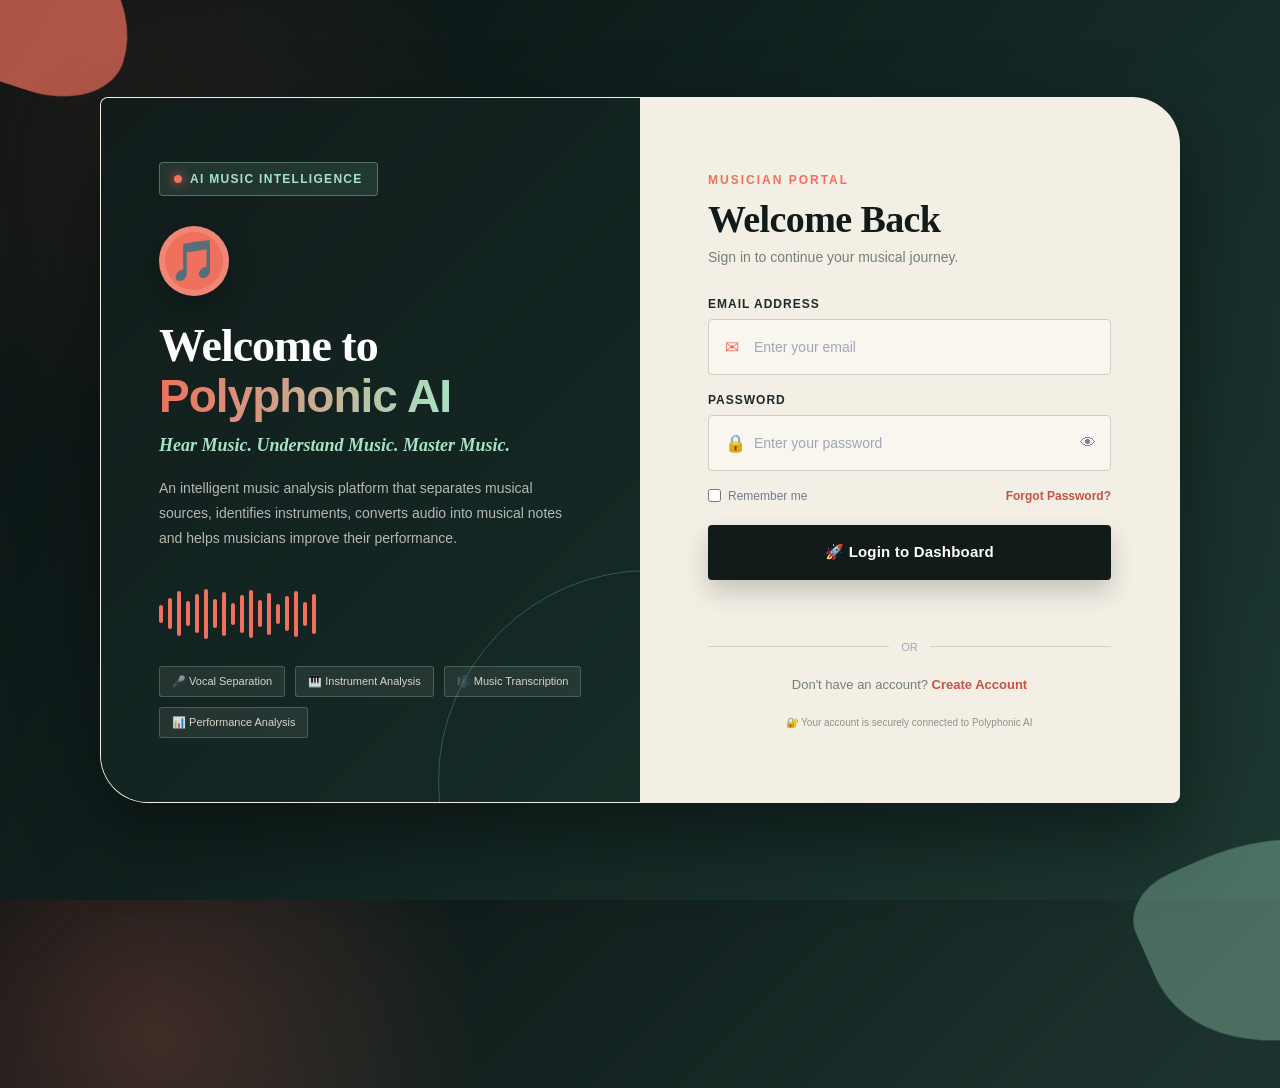
<file: frontend/login.html>
<!DOCTYPE html>
<html lang="en">

<head>

<meta charset="UTF-8">
<meta name="viewport" content="width=device-width, initial-scale=1.0">

<title>Login | Polyphonic AI</title>

<style>

/* =========================================================
   RESET
========================================================= */

*{
    margin:0;
    padding:0;
    box-sizing:border-box;
    font-family:"Segoe UI",Arial,sans-serif;
}


/* =========================================================
   BODY
========================================================= */

body{

    min-height:100vh;

    display:flex;

    align-items:center;

    justify-content:center;

    overflow:hidden;

    background:
        linear-gradient(
            135deg,
            #100b32,
            #27116b 45%,
            #073d78
        );

    position:relative;

}


/* =========================================================
   BACKGROUND IMAGE
========================================================= */

body::before{

    content:"";

    position:absolute;

    inset:0;

    background:
        linear-gradient(
            120deg,
            rgba(31,10,91,.88),
            rgba(24,49,135,.78)
        ),
        url("https://images.unsplash.com/photo-1511379938547-c1f69419868d?auto=format&fit=crop&w=2000&q=85");

    background-size:cover;

    background-position:center;

    opacity:.9;

    z-index:0;

}


/* =========================================================
   GLOWING BACKGROUND CIRCLES
========================================================= */

.glow{

    position:absolute;

    border-radius:50%;

    filter:blur(5px);

    opacity:.5;

    z-index:1;

}


.glow-one{

    width:300px;
    height:300px;

    background:#743cff;

    left:-120px;
    top:-100px;

}


.glow-two{

    width:350px;
    height:350px;

    background:#168cff;

    right:-150px;
    bottom:-140px;

}


/* =========================================================
   FLOATING MUSIC NOTES
========================================================= */

.music-note{

    position:absolute;

    color:rgba(255,255,255,.18);

    font-size:45px;

    z-index:1;

    animation:floatNote 5s infinite ease-in-out;

}


.note1{

    left:8%;
    top:18%;

}


.note2{

    left:17%;
    bottom:15%;

    font-size:65px;

    animation-delay:1s;

}


.note3{

    right:8%;
    top:17%;

    font-size:55px;

    animation-delay:2s;

}


.note4{

    right:16%;
    bottom:20%;

    font-size:40px;

    animation-delay:3s;

}


@keyframes floatNote{

    0%,100%{

        transform:translateY(0)
        rotate(-8deg);

    }

    50%{

        transform:translateY(-22px)
        rotate(8deg);

    }

}


/* =========================================================
   MAIN LOGIN WRAPPER
========================================================= */

.login-wrapper{

    width:min(1100px,94%);

    min-height:650px;

    display:grid;

    grid-template-columns:1fr 1fr;

    position:relative;

    z-index:5;

    border-radius:30px;

    overflow:hidden;

    background:rgba(255,255,255,.96);

    box-shadow:
        0 30px 90px rgba(0,0,0,.4);

    border:1px solid rgba(255,255,255,.4);

}


/* =========================================================
   LEFT PANEL
========================================================= */

.left-panel{

    position:relative;

    overflow:hidden;

    padding:55px;

    display:flex;

    flex-direction:column;

    justify-content:center;

    color:white;

    background:
        linear-gradient(
            145deg,
            rgba(74,25,180,.96),
            rgba(32,82,220,.94)
        );

}


/* Background image inside left */

.left-panel::before{

    content:"";

    position:absolute;

    inset:0;

    background:
        linear-gradient(
            135deg,
            rgba(67,20,175,.85),
            rgba(18,104,224,.72)
        ),
        url("https://images.unsplash.com/photo-1524368535928-5b5e00ddc76b?auto=format&fit=crop&w=1200&q=85");

    background-size:cover;

    background-position:center;

    opacity:.6;

}


/* Decorative circle */

.left-panel::after{

    content:"";

    position:absolute;

    width:350px;

    height:350px;

    border-radius:50%;

    border:1px solid rgba(255,255,255,.15);

    right:-160px;

    bottom:-140px;

}


/* =========================================================
   LEFT CONTENT
========================================================= */

.left-content{

    position:relative;

    z-index:3;

}


/* =========================================================
   AI BADGE
========================================================= */

.ai-badge{

    display:inline-flex;

    align-items:center;

    gap:8px;

    padding:8px 13px;

    border-radius:30px;

    background:rgba(255,255,255,.13);

    border:1px solid rgba(255,255,255,.2);

    backdrop-filter:blur(10px);

    font-size:12px;

    font-weight:700;

    letter-spacing:.5px;

    margin-bottom:30px;

}


.ai-dot{

    width:8px;

    height:8px;

    border-radius:50%;

    background:#65f5c2;

    box-shadow:
        0 0 12px #65f5c2;

}


/* =========================================================
   LOGO
========================================================= */

.logo-box{

    width:76px;

    height:76px;

    border-radius:24px;

    display:flex;

    align-items:center;

    justify-content:center;

    font-size:40px;

    background:
        rgba(255,255,255,.15);

    border:
        1px solid rgba(255,255,255,.25);

    box-shadow:
        0 15px 35px rgba(0,0,0,.18);

    margin-bottom:25px;

}


/* =========================================================
   HEADING
========================================================= */

.left-panel h1{

    font-size:42px;

    line-height:1.1;

    margin-bottom:12px;

}


.left-panel h1 span{

    background:
        linear-gradient(
            90deg,
            #ffffff,
            #bde9ff
        );

    background-clip:text;
    -webkit-background-clip:text;

    -webkit-text-fill-color:transparent;

}


.tagline{

    font-size:18px;

    font-weight:600;

    margin-bottom:20px;

}


.description{

    max-width:440px;

    line-height:1.8;

    color:rgba(255,255,255,.82);

    font-size:14px;

}


/* =========================================================
   WAVE
========================================================= */

.wave-container{

    display:flex;

    align-items:center;

    gap:5px;

    height:55px;

    margin-top:35px;

}


.wave{

    width:4px;

    border-radius:10px;

    background:rgba(255,255,255,.7);

    animation:waveAnimation 1.3s infinite ease-in-out;

}


.wave:nth-child(1){height:18px}
.wave:nth-child(2){height:31px}
.wave:nth-child(3){height:45px}
.wave:nth-child(4){height:25px}
.wave:nth-child(5){height:39px}
.wave:nth-child(6){height:50px}
.wave:nth-child(7){height:29px}
.wave:nth-child(8){height:44px}
.wave:nth-child(9){height:22px}
.wave:nth-child(10){height:38px}
.wave:nth-child(11){height:48px}
.wave:nth-child(12){height:27px}
.wave:nth-child(13){height:42px}
.wave:nth-child(14){height:20px}
.wave:nth-child(15){height:35px}
.wave:nth-child(16){height:46px}
.wave:nth-child(17){height:24px}
.wave:nth-child(18){height:40px}


@keyframes waveAnimation{

    0%,100%{
        transform:scaleY(.7);
    }

    50%{
        transform:scaleY(1.15);
    }

}


/* =========================================================
   FEATURES
========================================================= */

.features{

    display:flex;

    gap:10px;

    flex-wrap:wrap;

    margin-top:25px;

}


.feature{

    padding:8px 12px;

    border-radius:10px;

    background:rgba(255,255,255,.1);

    border:1px solid rgba(255,255,255,.15);

    font-size:11px;

    color:rgba(255,255,255,.9);

}


/* =========================================================
   RIGHT PANEL
========================================================= */

.right-panel{

    background:#ffffff;

    padding:55px 65px;

    display:flex;

    flex-direction:column;

    justify-content:center;

}


/* =========================================================
   LOGIN HEADER
========================================================= */

.login-header{

    margin-bottom:32px;

}


.login-header .mini{

    color:#6941e8;

    font-size:12px;

    font-weight:800;

    letter-spacing:1px;

    margin-bottom:10px;

}


.login-header h2{

    font-size:34px;

    color:#17204f;

    margin-bottom:8px;

}


.login-header p{

    color:#7b849d;

    font-size:14px;

}


/* =========================================================
   FORM
========================================================= */

.form-group{

    margin-bottom:18px;

}


.form-label{

    display:block;

    color:#303b67;

    font-size:12px;

    font-weight:700;

    margin-bottom:8px;

}


.input-wrapper{

    position:relative;

}


.input-icon{

    position:absolute;

    left:17px;

    top:50%;

    transform:translateY(-50%);

    color:#6a42e5;

    font-size:17px;

}


.input-wrapper input{

    width:100%;

    height:54px;

    border:1px solid #dfe2ec;

    border-radius:13px;

    outline:none;

    padding:0 45px;

    font-size:14px;

    color:#27345f;

    background:#fbfcff;

    transition:.2s;

}


.input-wrapper input:focus{

    border-color:#6941e8;

    background:white;

    box-shadow:
        0 0 0 4px rgba(105,65,232,.08);

}


.input-wrapper input::placeholder{

    color:#a0a7b8;

}


/* =========================================================
   PASSWORD BUTTON
========================================================= */

.password-toggle{

    position:absolute;

    right:15px;

    top:50%;

    transform:translateY(-50%);

    border:none;

    background:none;

    cursor:pointer;

    color:#7c8499;

    font-size:16px;

}


/* =========================================================
   OPTIONS
========================================================= */

.options{

    display:flex;

    align-items:center;

    justify-content:space-between;

    margin:4px 0 22px;

}


.remember{

    display:flex;

    align-items:center;

    gap:7px;

    color:#727b92;

    font-size:12px;

}


.remember input{

    accent-color:#6941e8;

}


.forgot{

    border:none;

    background:none;

    color:#673ce3;

    font-size:12px;

    font-weight:700;

    cursor:pointer;

}


/* =========================================================
   LOGIN BUTTON
========================================================= */

.login-btn{

    width:100%;

    height:55px;

    border:none;

    border-radius:13px;

    background:
        linear-gradient(
            90deg,
            #681fd5,
            #276ff0
        );

    color:white;

    font-size:15px;

    font-weight:800;

    cursor:pointer;

    box-shadow:
        0 12px 25px rgba(75,70,210,.25);

    transition:.25s;

}


.login-btn:hover{

    transform:translateY(-2px);

    box-shadow:
        0 17px 32px rgba(75,70,210,.32);

}


.login-btn:disabled{

    opacity:.7;

    cursor:not-allowed;

    transform:none;

}


/* =========================================================
   MESSAGE
========================================================= */

#message{

    min-height:22px;

    text-align:center;

    margin-top:15px;

    font-size:12px;

    font-weight:700;

}


.success{

    color:#149765;

}


.error{

    color:#dd4057;

}


.info{

    color:#6044d7;

}


/* =========================================================
   DIVIDER
========================================================= */

.divider{

    display:flex;

    align-items:center;

    gap:12px;

    margin:24px 0;

    color:#a1a7b7;

    font-size:11px;

}


.divider::before,
.divider::after{

    content:"";

    flex:1;

    height:1px;

    background:#e7e9f0;

}


/* =========================================================
   REGISTER
========================================================= */

.register-text{

    text-align:center;

    color:#747d94;

    font-size:13px;

}


.register-text a{

    color:#6638dd;

    text-decoration:none;

    font-weight:800;

}


.register-text a:hover{

    text-decoration:underline;

}


/* =========================================================
   SECURITY TEXT
========================================================= */

.security{

    display:flex;

    align-items:center;

    justify-content:center;

    gap:6px;

    margin-top:25px;

    color:#9aa1b3;

    font-size:10px;

}


/* =========================================================
   RESPONSIVE
========================================================= */

@media(max-width:850px){

    body{

        overflow:auto;

        padding:20px 0;

    }


    .login-wrapper{

        grid-template-columns:1fr;

        min-height:auto;

    }


    .left-panel{

        padding:40px;

        min-height:430px;

    }


    .right-panel{

        padding:40px;

    }

}


@media(max-width:500px){

    .left-panel{

        padding:30px;

    }


    .right-panel{

        padding:32px 24px;

    }


    .left-panel h1{

        font-size:32px;

    }


    .login-header h2{

        font-size:28px;

    }

}

/* =========================================================
   DISTINCTIVE STUDIO THEME
========================================================= */

:root{
    --ink:#111b1a;
    --ink-soft:#1c2b29;
    --paper:#f4efe5;
    --paper-deep:#e9e1d3;
    --coral:#ef705d;
    --mint:#a6e3c4;
    --muted:#74817b;
}

body{
    background:
        radial-gradient(circle at 12% 15%, rgba(239,112,93,.22), transparent 24%),
        linear-gradient(135deg, #0b1212, #1b302c 58%, #253e38);
    font-family:"Trebuchet MS", "Segoe UI", sans-serif;
}

body::before{
    background:
        linear-gradient(115deg, rgba(8,16,16,.94), rgba(19,48,42,.74)),
        url("https://images.unsplash.com/photo-1511379938547-c1f69419868d?auto=format&fit=crop&w=2000&q=85");
    background-position:center;
    opacity:.62;
}

.glow{
    filter:blur(0);
    opacity:.7;
    border-radius:22% 78% 35% 65%;
    transform:rotate(18deg);
}

.glow-one{
    width:260px;
    height:180px;
    background:var(--coral);
}

.glow-two{
    width:280px;
    height:210px;
    background:var(--mint);
    opacity:.34;
    transform:rotate(-24deg);
}

.music-note{
    color:rgba(244,239,229,.2);
    font-family:Georgia, serif;
}

.login-wrapper{
    width:min(1080px,92%);
    min-height:630px;
    border-radius:8px 48px 8px 48px;
    background:var(--paper);
    border:1px solid rgba(244,239,229,.7);
    box-shadow:0 32px 80px rgba(0,0,0,.42);
}

.left-panel{
    padding:64px 58px;
    background:var(--ink);
}

.left-panel::before{
    background:
        linear-gradient(135deg, rgba(17,27,26,.86), rgba(24,57,49,.72)),
        url("https://images.unsplash.com/photo-1524368535928-5b5e00ddc76b?auto=format&fit=crop&w=1200&q=85");
    opacity:.8;
}

.left-panel::after{
    width:420px;
    height:420px;
    border:1px solid rgba(166,227,196,.25);
    right:-220px;
    bottom:-190px;
}

.ai-badge{
    padding:9px 14px;
    border-radius:4px;
    background:rgba(166,227,196,.12);
    border:1px solid rgba(166,227,196,.35);
    color:var(--mint);
    letter-spacing:1.3px;
}

.ai-dot{
    background:var(--coral);
    box-shadow:0 0 12px var(--coral);
}

.logo-box{
    width:70px;
    height:70px;
    border-radius:50%;
    background:var(--coral);
    border:6px solid rgba(244,239,229,.18);
    box-shadow:0 12px 28px rgba(0,0,0,.25);
}

.left-panel h1{
    max-width:420px;
    font-family:Georgia, "Times New Roman", serif;
    font-size:46px;
    letter-spacing:-1px;
}

.left-panel h1 span{
    background:linear-gradient(90deg, var(--coral), var(--mint));
    background-clip:text;
    -webkit-background-clip:text;
}

.tagline{
    color:var(--mint);
    font-family:Georgia, "Times New Roman", serif;
    font-style:italic;
}

.description{
    color:rgba(244,239,229,.73);
}

.wave{
    background:var(--coral);
}

.feature{
    border-radius:3px;
    background:rgba(244,239,229,.08);
    border-color:rgba(166,227,196,.25);
    color:rgba(244,239,229,.86);
}

.right-panel{
    background:var(--paper);
    padding:55px 68px;
}

.login-header .mini{
    color:var(--coral);
    letter-spacing:2px;
}

.login-header h2{
    color:var(--ink);
    font-family:Georgia, "Times New Roman", serif;
    font-size:38px;
    letter-spacing:-.6px;
}

.login-header p,
.register-text{
    color:var(--muted);
}

.form-label{
    color:var(--ink-soft);
    letter-spacing:1px;
}

.input-wrapper input{
    height:56px;
    border:1px solid #d6cec0;
    border-radius:4px;
    color:var(--ink);
    background:rgba(255,255,255,.42);
}

.input-icon{
    color:var(--coral);
}

.input-wrapper input:focus{
    border-color:var(--coral);
    background:#fffaf1;
    box-shadow:0 0 0 4px rgba(239,112,93,.12);
}

.remember input{
    accent-color:var(--coral);
}

.forgot,
.register-text a{
    color:#c85345;
}

.login-btn{
    border-radius:4px;
    background:var(--ink);
    box-shadow:0 12px 25px rgba(17,27,26,.2);
    letter-spacing:.2px;
}

.login-btn:hover{
    background:var(--coral);
    box-shadow:0 17px 32px rgba(200,83,69,.26);
}

.info{
    color:#55796b;
}

.divider::before,
.divider::after{
    background:#d8d0c3;
}

.security{
    color:#8c938a;
}

@media(max-width:850px){
    .login-wrapper{
        border-radius:8px 32px 8px 32px;
    }

    .left-panel{
        padding:44px 40px;
    }
}

@media(max-width:500px){
    .left-panel h1{
        font-size:35px;
    }

    .right-panel{
        padding:36px 24px;
    }
}

</style>

</head>


<body>


<!-- =========================================================
     BACKGROUND DECORATIONS
========================================================= -->

<div class="glow glow-one"></div>

<div class="glow glow-two"></div>


<div class="music-note note1">♪</div>

<div class="music-note note2">♫</div>

<div class="music-note note3">♬</div>

<div class="music-note note4">♪</div>



<!-- =========================================================
     LOGIN WRAPPER
========================================================= -->

<div class="login-wrapper">


    <!-- =====================================================
         LEFT SIDE
    ===================================================== -->

    <section class="left-panel">

        <div class="left-content">


            <div class="ai-badge">

                <span class="ai-dot"></span>

                AI MUSIC INTELLIGENCE

            </div>


            <div class="logo-box">
                🎵
            </div>


            <h1>

                Welcome to
                <span>
                    Polyphonic AI
                </span>

            </h1>


            <div class="tagline">

                Hear Music.
                Understand Music.
                Master Music.

            </div>


            <p class="description">

                An intelligent music analysis platform
                that separates musical sources, identifies
                instruments, converts audio into musical
                notes and helps musicians improve their
                performance.

            </p>



            <!-- AUDIO WAVE -->

            <div class="wave-container">

                <div class="wave"></div>
                <div class="wave"></div>
                <div class="wave"></div>
                <div class="wave"></div>
                <div class="wave"></div>
                <div class="wave"></div>
                <div class="wave"></div>
                <div class="wave"></div>
                <div class="wave"></div>
                <div class="wave"></div>
                <div class="wave"></div>
                <div class="wave"></div>
                <div class="wave"></div>
                <div class="wave"></div>
                <div class="wave"></div>
                <div class="wave"></div>
                <div class="wave"></div>
                <div class="wave"></div>

            </div>



            <!-- FEATURES -->

            <div class="features">

                <div class="feature">
                    🎤 Vocal Separation
                </div>

                <div class="feature">
                    🎹 Instrument Analysis
                </div>

                <div class="feature">
                    🎼 Music Transcription
                </div>

                <div class="feature">
                    📊 Performance Analysis
                </div>

            </div>


        </div>

    </section>



    <!-- =====================================================
         RIGHT SIDE
    ===================================================== -->

    <section class="right-panel">


        <div class="login-header">

            <div class="mini">
                MUSICIAN PORTAL
            </div>

            <h2>
                Welcome Back
            </h2>

            <p>
                Sign in to continue your musical journey.
            </p>

        </div>



        <!-- =================================================
             LOGIN FORM
        ================================================= -->

        <form
            id="loginForm"
            onsubmit="loginUser(event)"
        >


            <!-- EMAIL -->

            <div class="form-group">

                <label class="form-label">
                    EMAIL ADDRESS
                </label>

                <div class="input-wrapper">

                    <span class="input-icon">
                        ✉
                    </span>

                    <input
                        type="email"
                        id="email"
                        placeholder="Enter your email"
                        required
                    >

                </div>

            </div>



            <!-- PASSWORD -->

            <div class="form-group">

                <label class="form-label">
                    PASSWORD
                </label>

                <div class="input-wrapper">

                    <span class="input-icon">
                        🔒
                    </span>

                    <input
                        type="password"
                        id="password"
                        placeholder="Enter your password"
                        required
                    >

                    <button
                        type="button"
                        class="password-toggle"
                        onclick="togglePassword()"
                        id="passwordToggle"
                    >
                        👁
                    </button>

                </div>

            </div>



            <!-- OPTIONS -->

            <div class="options">

                <label class="remember">

                    <input
                        type="checkbox"
                        id="rememberMe"
                    >

                    Remember me

                </label>


                <button
                    type="button"
                    class="forgot"
                    onclick="forgotPassword()"
                >
                    Forgot Password?
                </button>

            </div>



            <!-- LOGIN BUTTON -->

            <button
                type="submit"
                class="login-btn"
                id="loginBtn"
            >

                🚀
                Login to Dashboard

            </button>


            <div id="message"></div>


        </form>



        <div class="divider">
            OR
        </div>



        <!-- REGISTER -->

        <div class="register-text">

            Don't have an account?

            <a href="register.html">
                Create Account
            </a>

        </div>



        <div class="security">

            🔐
            Your account is securely connected to
            Polyphonic AI

        </div>


    </section>

</div>



<script>


// ============================================================
// BACKEND URL
// ============================================================

const API_URL = "/api";


// ============================================================
// TOGGLE PASSWORD
// ============================================================

function togglePassword(){

    const password =
        document.getElementById(
            "password"
        );

    const button =
        document.getElementById(
            "passwordToggle"
        );


    if(
        password.type === "password"
    ){

        password.type =
            "text";

        button.textContent =
            "🙈";

    }
    else{

        password.type =
            "password";

        button.textContent =
            "👁";

    }

}


// ============================================================
// MESSAGE
// ============================================================

function showMessage(
    text,
    type
){

    const message =
        document.getElementById(
            "message"
        );

    message.textContent =
        text;

    message.className =
        type || "";

}


// ============================================================
// LOGIN
// ============================================================

async function loginUser(event){

    event.preventDefault();


    const email =
        document.getElementById(
            "email"
        ).value.trim();


    const password =
        document.getElementById(
            "password"
        ).value;


    const rememberMe =
        document.getElementById(
            "rememberMe"
        ).checked;


    const loginButton =
        document.getElementById(
            "loginBtn"
        );


    if(!email || !password){

        showMessage(
            "Please enter email and password.",
            "error"
        );

        return;

    }


    loginButton.disabled =
        true;


    loginButton.textContent =
        "⏳ Signing in...";


    showMessage(
        "Connecting to Polyphonic AI...",
        "info"
    );


    try{


        const response =
            await fetch(
                `${API_URL}/auth/login`,
                {

                    method:"POST",

                    headers:{
                        "Content-Type":
                            "application/json"
                    },

                    body:JSON.stringify({

                        email:email,

                        password:password

                    })

                }
            );


        const data =
            await response.json();


        console.log(
            "Login response:",
            data
        );


        if(
            !response.ok ||
            !data.success
        ){

            throw new Error(
                (data.message || "Invalid email or password.") +
                (data.error ? ` (${data.error})` : "")
            );

        }



        // ====================================================
        // SAVE USER
        // ====================================================

        localStorage.setItem(
            "user",
            JSON.stringify(
                data.user
            )
        );

        localStorage.setItem(
            "polyphonic_user",
            JSON.stringify(
                data.user
            )
        );


        // Save user ID separately
        localStorage.setItem(
            "user_id",
            data.user.id
        );

        localStorage.setItem(
            "user_name",
            data.user.name
        );


        // Remember email
        if(rememberMe){

            localStorage.setItem(
                "remembered_email",
                email
            );

        }
        else{

            localStorage.removeItem(
                "remembered_email"
            );

        }



        // ====================================================
        // SUCCESS
        // ====================================================

        showMessage(
            "✓ Login successful! Opening your dashboard...",
            "success"
        );


        loginButton.textContent =
            "✓ Login Successful";


        // ====================================================
        // REDIRECT
        // ====================================================

        setTimeout(
            function(){

                window.location.href =
                    "dashboard.html";

            },
            900
        );


    }

    catch(error){

        console.error(
            "Login Error:",
            error
        );


        showMessage(
            error instanceof TypeError
                ? "Cannot connect to the backend. Make sure Flask is running on port 5000."
                : error.message || "Unable to connect to the backend.",
            "error"
        );


        loginButton.disabled =
            false;


        loginButton.textContent =
            "🚀 Login to Dashboard";

    }

}


// ============================================================
// FORGOT PASSWORD
// ============================================================

function forgotPassword(){
    const email = window.prompt(
        "Enter the email address for your account:",
        document.getElementById("email").value.trim()
    );

    if (email === null) {
        return;
    }

    const newPassword = window.prompt(
        "Enter a new password (at least 6 characters):"
    );

    if (newPassword === null) {
        return;
    }

    if (!email.trim() || newPassword.length < 6) {
        showMessage(
            "Enter a valid email and a password with at least 6 characters.",
            "error"
        );
        return;
    }

    fetch(`${API_URL}/auth/reset-password`, {
        method: "POST",
        headers: { "Content-Type": "application/json" },
        body: JSON.stringify({
            email: email.trim(),
            new_password: newPassword
        })
    })
        .then(async response => {
            const data = await response.json();
            if (!response.ok || !data.success) {
                throw new Error(data.message || "Password reset failed.");
            }
            return data;
        })
        .then(data => {
            document.getElementById("email").value = email.trim();
            document.getElementById("password").value = "";
            showMessage(data.message + ". You can now sign in.", "success");
        })
        .catch(error => {
            showMessage(
                error instanceof TypeError
                    ? "Cannot connect to the backend. Make sure Flask is running."
                    : error.message,
                "error"
            );
        });

}


// ============================================================
// LOAD REMEMBERED EMAIL
// ============================================================

function loadRememberedEmail(){

    const savedEmail =
        localStorage.getItem(
            "remembered_email"
        );


    if(savedEmail){

        document.getElementById(
            "email"
        ).value =
            savedEmail;


        document.getElementById(
            "rememberMe"
        ).checked =
            true;

    }

}


// ============================================================
// INITIALIZE
// ============================================================

loadRememberedEmail();


</script>


</body>

</html>
</file>
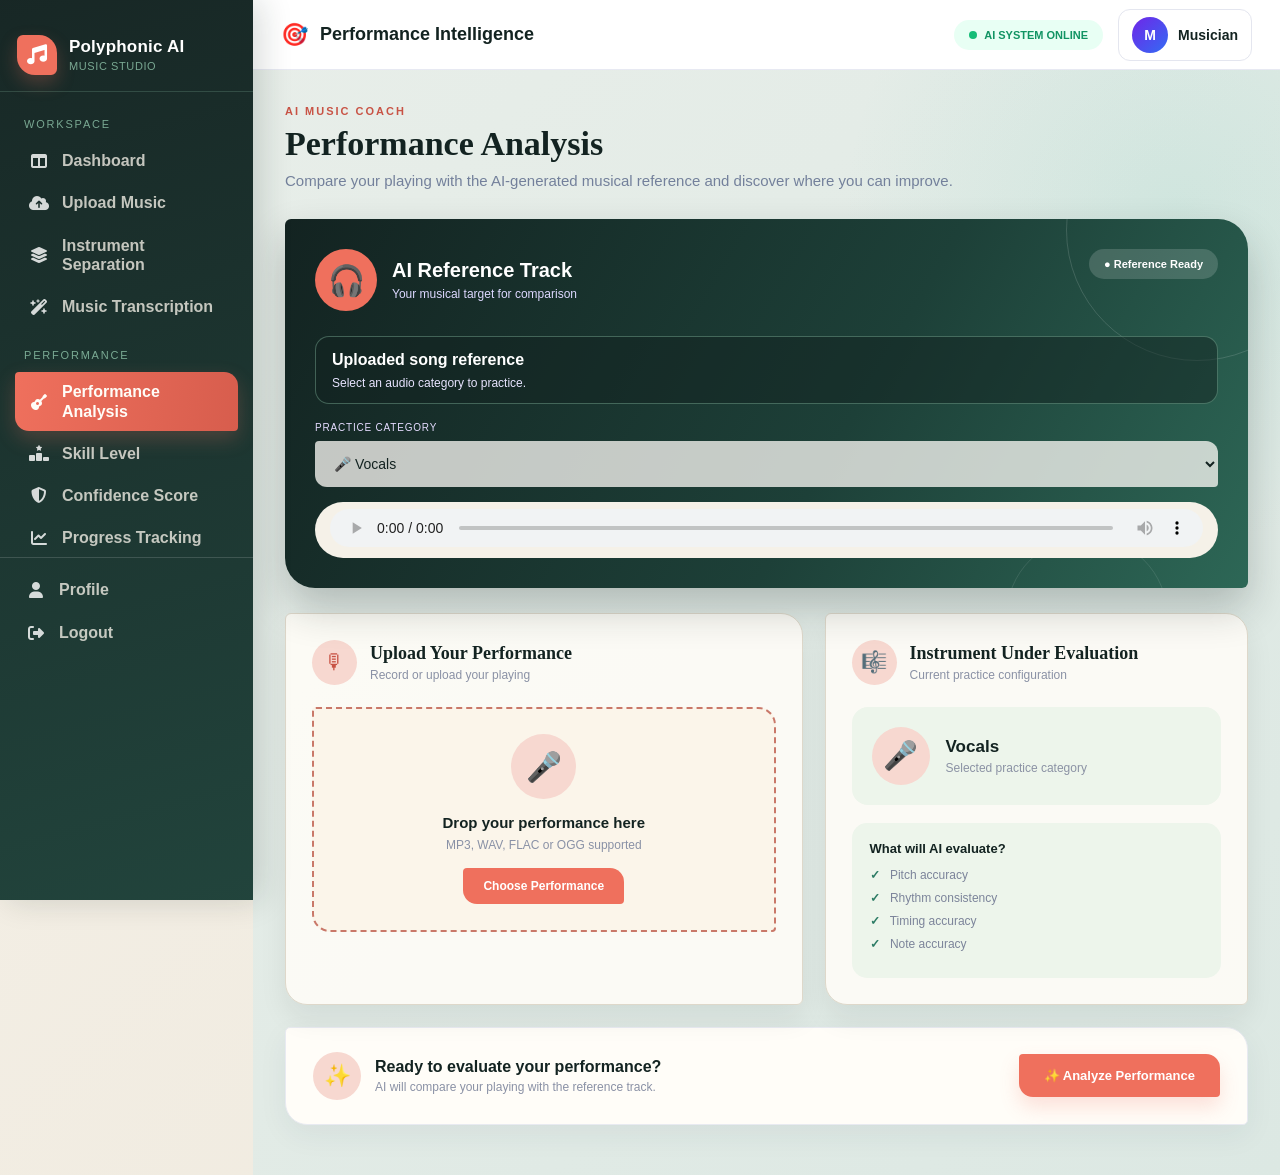
<file: frontend/performance.html>
<!DOCTYPE html>
<html lang="en">
<head>
<meta charset="UTF-8">
<meta name="viewport" content="width=device-width, initial-scale=1.0">

<title>Performance Analysis | Polyphonic AI</title>

<style>

/* =========================================================
   GLOBAL
========================================================= */

*{
    margin:0;
    padding:0;
    box-sizing:border-box;
    font-family:Arial, Helvetica, sans-serif;
}

body{
    background:#f4f6fb;
    color:#17213d;
    min-height:100vh;
}

/* =========================================================
   SIDEBAR
========================================================= */

.sidebar{
    position:fixed;
    left:0;
    top:0;
    width:265px;
    height:100vh;

    background:
        linear-gradient(
            180deg,
            #211052 0%,
            #281466 45%,
            #17103d 100%
        );

    color:white;
    padding:18px 14px;

    display:flex;
    flex-direction:column;

    box-shadow:5px 0 25px rgba(35,20,90,0.15);

    z-index:1000;
}

/* Logo */

.logo{
    display:flex;
    align-items:center;
    gap:12px;

    padding:2px 5px 25px;

    border-bottom:1px solid rgba(255,255,255,0.15);
}

.logo-icon{
    width:52px;
    height:52px;

    border-radius:15px;

    display:flex;
    align-items:center;
    justify-content:center;

    font-size:27px;

    background:
        linear-gradient(
            135deg,
            #7654ff,
            #367cff
        );

    box-shadow:0 8px 20px rgba(71,64,255,0.35);
}

.logo-text h2{
    font-size:20px;
    letter-spacing:.3px;
}

.logo-text span{
    display:block;
    margin-top:3px;

    font-size:10px;
    letter-spacing:1.5px;

    color:#bdb5e9;
}

/* Sidebar headings */

.menu-title{
    margin:28px 8px 12px;

    font-size:10px;
    letter-spacing:2px;

    color:#8e84b5;
}

/* Menu */

.menu{
    display:flex;
    flex-direction:column;
    gap:5px;
}

.menu a{
    text-decoration:none;
    color:#d5d1e9;

    height:47px;

    padding:0 13px;

    border-radius:13px;

    display:flex;
    align-items:center;
    gap:14px;

    font-size:14px;

    transition:.25s;
}

.menu a:hover{
    background:rgba(255,255,255,.08);
    color:white;
    transform:translateX(3px);
}

.menu a.active{
    background:
        linear-gradient(
            90deg,
            #7138e8,
            #326df5
        );

    color:white;

    box-shadow:
        0 8px 20px rgba(68,76,240,.28);
}

.menu-icon{
    width:22px;
    text-align:center;
    font-size:18px;
}

/* Bottom menu */

.sidebar-bottom{
    margin-top:auto;

    padding-top:18px;

    border-top:1px solid rgba(255,255,255,.15);
}

/* =========================================================
   MAIN CONTENT
========================================================= */

.main{
    margin-left:265px;
    min-height:100vh;
}

/* =========================================================
   TOPBAR
========================================================= */

.topbar{
    height:70px;

    background:white;

    border-bottom:1px solid #e7e9f2;

    display:flex;
    align-items:center;
    justify-content:space-between;

    padding:0 28px;
}

.top-title{
    display:flex;
    align-items:center;
    gap:12px;

    font-size:18px;
    font-weight:700;
}

.top-title-icon{
    font-size:22px;
}

.top-right{
    display:flex;
    align-items:center;
    gap:15px;
}

.status{
    padding:9px 15px;

    border-radius:30px;

    background:#e8fff4;
    color:#119463;

    font-size:11px;
    font-weight:700;

    display:flex;
    align-items:center;
    gap:7px;
}

.status-dot{
    width:8px;
    height:8px;

    border-radius:50%;

    background:#15bd77;
}

.user{
    display:flex;
    align-items:center;
    gap:10px;

    padding:7px 13px;

    border:1px solid #e4e6ef;
    border-radius:12px;

    font-size:14px;
    font-weight:600;
}

.avatar{
    width:36px;
    height:36px;

    border-radius:50%;

    background:
        linear-gradient(
            135deg,
            #7025e8,
            #326cf4
        );

    color:white;

    display:flex;
    align-items:center;
    justify-content:center;

    font-weight:bold;
}

/* =========================================================
   PAGE
========================================================= */

.page{
    padding:35px 32px 50px;
}

/* Heading */

.page-label{
    color:#7040e8;

    font-size:11px;
    font-weight:bold;

    letter-spacing:2px;

    margin-bottom:8px;
}

.page-heading{
    font-size:34px;
    margin-bottom:9px;
}

.page-subtitle{
    color:#73809b;
    font-size:15px;
    margin-bottom:30px;
}

/* =========================================================
   REFERENCE CARD
========================================================= */

.reference-card{

    position:relative;
    overflow:hidden;

    background:
        linear-gradient(
            120deg,
            #351476,
            #5722bb,
            #2d70ee
        );

    border-radius:24px;

    padding:30px;

    color:white;

    box-shadow:
        0 18px 40px rgba(75,44,180,.22);

    margin-bottom:25px;
}

.reference-card::before{
    content:"";

    position:absolute;

    width:260px;
    height:260px;

    border:1px solid rgba(255,255,255,.14);

    border-radius:50%;

    right:-80px;
    top:-120px;
}

.reference-card::after{
    content:"";

    position:absolute;

    width:160px;
    height:160px;

    border:1px solid rgba(255,255,255,.1);

    border-radius:50%;

    right:80px;
    bottom:-110px;
}

.reference-top{
    position:relative;
    z-index:2;

    display:flex;
    justify-content:space-between;
    align-items:flex-start;

    margin-bottom:25px;
}

.reference-title{
    display:flex;
    align-items:center;
    gap:15px;
}

.reference-icon{
    width:62px;
    height:62px;

    border-radius:17px;

    background:rgba(255,255,255,.18);

    display:flex;
    align-items:center;
    justify-content:center;

    font-size:30px;
}

.reference-title h2{
    font-size:20px;
    margin-bottom:5px;
}

.reference-title p{
    font-size:12px;
    color:#ddd8ff;
}

.ready{
    padding:9px 15px;

    border-radius:30px;

    background:rgba(255,255,255,.16);

    font-size:11px;
    font-weight:bold;
}

.reference-controls{
    position:relative;
    z-index:2;
}

.reference-song{
    position:relative;
    z-index:2;
    margin:14px 0 18px;
    padding:13px 16px;
    border:1px solid rgba(255,255,255,.24);
    border-radius:14px;
    background:rgba(22,12,76,.28);
}

.reference-song-name{
    margin:0 0 5px;
    color:#ffffff;
    font-size:16px;
    font-weight:800;
    line-height:1.3;
    overflow-wrap:anywhere;
}

.reference-song-details{
    margin:0;
    color:#e8e4ff;
    font-size:12px;
}

.reference-label{
    font-size:10px;
    letter-spacing:.8px;
    margin-bottom:8px;
    color:#e5dcff;
}

select{
    width:100%;
    height:46px;

    border:none;
    outline:none;

    border-radius:12px;

    padding:0 15px;

    background:white;
    color:#27233b;

    font-size:14px;
}

.audio-box{
    margin-top:15px;

    background:#f4f5f8;

    border-radius:30px;

    padding:7px 15px;
}

audio{
    width:100%;
    height:38px;
}

/* =========================================================
   TWO COLUMN SECTION
========================================================= */

.two-column{
    display:grid;

    grid-template-columns:1.1fr .9fr;

    gap:22px;

    margin-bottom:22px;
}

/* =========================================================
   CARD
========================================================= */

.card{
    background:white;

    border-radius:20px;

    padding:26px;

    border:1px solid #e8eaf1;

    box-shadow:
        0 10px 30px rgba(30,45,90,.06);
}

.card-header{
    display:flex;
    align-items:center;
    gap:13px;

    margin-bottom:22px;
}

.card-header-icon{
    width:45px;
    height:45px;

    border-radius:13px;

    background:#eee7ff;

    color:#6824db;

    display:flex;
    align-items:center;
    justify-content:center;

    font-size:21px;
}

.card-header h2{
    font-size:18px;
}

.card-header p{
    font-size:12px;
    color:#8a91a5;
    margin-top:4px;
}

/* =========================================================
   UPLOAD AREA
========================================================= */

.upload-area{

    border:2px dashed #d7cdfb;

    background:
        linear-gradient(
            180deg,
            #fbfaff,
            #f8f9ff
        );

    border-radius:18px;

    min-height:225px;

    display:flex;
    flex-direction:column;

    align-items:center;
    justify-content:center;

    text-align:center;

    transition:.25s;
}

.upload-area:hover{
    border-color:#7642e8;
    background:#f9f6ff;
}

.upload-icon{
    width:65px;
    height:65px;

    border-radius:18px;

    background:#ebe6ff;

    color:#6b2dde;

    display:flex;
    align-items:center;
    justify-content:center;

    font-size:29px;

    margin-bottom:15px;
}

.upload-area h3{
    font-size:15px;
    margin-bottom:7px;
}

.upload-area p{
    color:#8991a6;
    font-size:12px;
    margin-bottom:16px;
}

.file-input{
    display:none;
}

.choose-btn{
    border:none;

    padding:11px 20px;

    border-radius:10px;

    color:white;

    background:
        linear-gradient(
            90deg,
            #7024dc,
            #3477f3
        );

    cursor:pointer;

    font-weight:bold;
    font-size:12px;
}

/* =========================================================
   INSTRUMENT CARD
========================================================= */

.instrument-box{
    background:#f7f8fc;

    border-radius:16px;

    padding:20px;

    display:flex;
    align-items:center;

    gap:16px;

    margin-bottom:18px;
}

.instrument-icon{
    width:58px;
    height:58px;

    border-radius:15px;

    background:#eee8ff;

    display:flex;
    align-items:center;
    justify-content:center;

    color:#7026dd;

    font-size:28px;
}

.instrument-box h3{
    font-size:17px;
}

.instrument-box p{
    color:#8b92a4;
    font-size:12px;
    margin-top:4px;
}

.evaluate-box{
    background:#fbfaff;

    border-radius:15px;

    padding:18px;
}

.evaluate-box h4{
    font-size:13px;
    margin-bottom:12px;
}

.evaluate-box div{
    font-size:12px;
    color:#7c849a;

    margin:9px 0;
}

.check{
    color:#6730dc;
    font-weight:bold;
    margin-right:7px;
}

/* =========================================================
   ANALYZE BUTTON
========================================================= */

.analyze-section{
    background:white;

    border-radius:20px;

    padding:24px 27px;

    border:1px solid #e8eaf1;

    display:flex;

    justify-content:space-between;
    align-items:center;

    box-shadow:
        0 10px 30px rgba(30,45,90,.06);
}

.analyze-info{
    display:flex;
    align-items:center;
    gap:14px;
}

.analyze-symbol{
    width:48px;
    height:48px;

    border-radius:14px;

    background:#eee8ff;

    display:flex;
    align-items:center;
    justify-content:center;

    color:#6927dc;

    font-size:22px;
}

.analyze-info h3{
    font-size:16px;
}

.analyze-info p{
    color:#8a91a5;
    font-size:12px;
    margin-top:4px;
}

.analyze-btn{
    border:none;

    padding:14px 25px;

    border-radius:12px;

    color:white;

    background:
        linear-gradient(
            90deg,
            #6d22db,
            #2f75f3
        );

    font-size:13px;
    font-weight:bold;

    cursor:pointer;

    box-shadow:
        0 8px 18px rgba(75,57,220,.2);

    transition:.25s;
}

.analyze-btn:hover{
    transform:translateY(-2px);
    box-shadow:
        0 12px 24px rgba(75,57,220,.28);
}

/* =========================================================
   RESULT
========================================================= */

.result{
    display:none;

    margin-top:22px;

    background:white;

    border-radius:20px;

    padding:25px;

    border:1px solid #e8eaf1;
}

.result h2{
    margin-bottom:18px;
}

.score-grid{
    display:grid;

    grid-template-columns:repeat(4,minmax(0,1fr));

    gap:15px;
}

.score{
    background:#f7f8fc;

    border-radius:15px;

    padding:18px;

    text-align:center;
}

.score strong{
    display:block;
    document.getElementById("noteScore")
        .textContent =
        (result.note_score || 0) + "%";


    font-size:25px;

    color:#6725d8;

    margin-bottom:5px;
}

.score span{
    color:#858da2;

    font-size:11px;
}

/* =========================================================
   RESPONSIVE
========================================================= */

@media(max-width:1000px){

    .sidebar{
        width:220px;
    }

    .main{
        margin-left:220px;
    }

    .two-column{
        grid-template-columns:1fr;
    }

}

@media(max-width:750px){

    .sidebar{
        position:relative;
        width:100%;
        height:auto;
    }

    .main{
        margin-left:0;
    }

    .menu{
        display:none;
    }

    .two-column{
        grid-template-columns:1fr;
    }

    .score-grid{
        grid-template-columns:1fr 1fr;
    }

    .analyze-section{
        flex-direction:column;
        gap:20px;
        align-items:flex-start;
    }

}

</style>

<link rel="stylesheet" href="sidebar.css">
</head>

<body>


<!-- =====================================================
     SIDEBAR
===================================================== -->

<div id="sidebarContainer" data-active="performance"></div>
<aside class="sidebar legacy-sidebar">

    <div class="logo">

        <div class="logo-icon">
            🎼
        </div>

        <div class="logo-text">

            <h2>Polyphonic AI</h2>

            <span>MUSIC INTELLIGENCE STUDIO</span>

        </div>

    </div>


    <!-- WORKSPACE -->

    <div class="menu-title">
        WORKSPACE
    </div>

    <nav class="menu">

        <a href="dashboard.html">
            <span class="menu-icon">▦</span>
            Dashboard
        </a>

        <a href="upload.html">
            <span class="menu-icon">☁</span>
            Upload Music
        </a>

        <a href="separation.html">
            <span class="menu-icon">◇</span>
            Instrument Separation
        </a>

        <a href="transcription.html">
            <span class="menu-icon">♫</span>
            Music Transcription
        </a>

    </nav>


    <!-- PERFORMANCE -->

    <div class="menu-title">
        PERFORMANCE
    </div>

    <nav class="menu">

        <a href="performance.html" class="active">
            <span class="menu-icon">◉</span>
            Performance Analysis
        </a>

        <a href="level.html">
            <span class="menu-icon">★</span>
            Skill Level
        </a>

        <a href="confidence.html">
            <span class="menu-icon">◇</span>
            Confidence Score
        </a>

        <a href="progress.html">
            <span class="menu-icon">↗</span>
            Progress Tracking
        </a>

    </nav>


    <!-- BOTTOM -->

    <div class="sidebar-bottom">

        <nav class="menu">

            <a href="profile.html">
                <span class="menu-icon">●</span>
                Profile
            </a>

            <a href="login.html" onclick="logoutUser()">
                <span class="menu-icon">→</span>
                Logout
            </a>

        </nav>

    </div>

</aside>


<!-- =====================================================
     MAIN
===================================================== -->

<main class="main">


    <!-- TOPBAR -->

    <header class="topbar">

        <div class="top-title">

            <span class="top-title-icon">🎯</span>

            Performance Intelligence

        </div>


        <div class="top-right">

            <div class="status">

                <span class="status-dot"></span>

                AI SYSTEM ONLINE

            </div>

            <div class="user">

                <div class="avatar">
                    M
                </div>

                <span id="userName">
                    Musician
                </span>

            </div>

        </div>

    </header>


    <!-- PAGE -->

    <section class="page">


        <div class="page-label">
            AI MUSIC COACH
        </div>

        <h1 class="page-heading">
            Performance Analysis
        </h1>

        <p class="page-subtitle">
            Compare your playing with the AI-generated musical reference and discover where you can improve.
        </p>


        <!-- =================================================
             REFERENCE
        ================================================== -->

        <div class="reference-card">

            <div class="reference-top">

                <div class="reference-title">

                    <div class="reference-icon">
                        🎧
                    </div>

                    <div>

                        <h2>
                            AI Reference Track
                        </h2>

                        <p>
                            Your musical target for comparison
                        </p>

                    </div>

                </div>


                <div class="ready">
                    ● Reference Ready
                </div>

            </div>

            <div class="reference-song">
                <div id="referenceSongName" class="reference-song-name">
                    Uploaded song reference
                </div>
                <div id="referenceSongDetails" class="reference-song-details">
                    Select an audio category to practice.
                </div>
            </div>


            <div class="reference-controls">

                <div class="reference-label">
                    PRACTICE CATEGORY
                </div>

                <select id="instrument">
                    <option value="Vocals">🎤 Vocals</option>
                    <option value="BGM">🎵 BGM / Background Music</option>

                </select>


                <div class="audio-box">

                    <audio id="referenceAudio"
                           controls>
                    </audio>

                </div>

            </div>

        </div>


        <!-- =================================================
             TWO COLUMNS
        ================================================== -->

        <div class="two-column">


            <!-- UPLOAD PERFORMANCE -->

            <div class="card">

                <div class="card-header">

                    <div class="card-header-icon">
                        🎙
                    </div>

                    <div>

                        <h2>
                            Upload Your Performance
                        </h2>

                        <p>
                            Record or upload your playing
                        </p>

                    </div>

                </div>


                <div class="upload-area">

                    <div class="upload-icon">
                        🎤
                    </div>

                    <h3>
                        Drop your performance here
                    </h3>

                    <p>
                        MP3, WAV, FLAC or OGG supported
                    </p>


                    <label for="performanceFile"
                           class="choose-btn">

                        Choose Performance

                    </label>

                    <input
                        type="file"
                        id="performanceFile"
                        class="file-input"
                        accept=".mp3,.wav,.flac,.ogg,.m4a,audio/*"
                    >

                </div>

                <p id="fileName"
                   style="
                   margin-top:12px;
                   color:#6d7385;
                   font-size:12px;
                   text-align:center;
                   ">
                </p>

            </div>


            <!-- INSTRUMENT -->

            <div class="card">

                <div class="card-header">

                    <div class="card-header-icon">
                        🎼
                    </div>

                    <div>

                        <h2>
                            Instrument Under Evaluation
                        </h2>

                        <p>
                            Current practice configuration
                        </p>

                    </div>

                </div>


                <div class="instrument-box">

                    <div class="instrument-icon"
                         id="instrumentIcon">
                        🎹
                    </div>

                    <div>

                        <h3 id="selectedInstrument">
                            Piano
                        </h3>

                        <p>
                            Selected practice category
                        </p>

                    </div>

                </div>


                <div class="evaluate-box">

                    <h4>
                        What will AI evaluate?
                    </h4>

                    <div>
                        <span class="check">✓</span>
                        Pitch accuracy
                    </div>

                    <div>
                        <span class="check">✓</span>
                        Rhythm consistency
                    </div>

                    <div>
                        <span class="check">✓</span>
                        Timing accuracy
                    </div>

                    <div>
                        <span class="check">✓</span>
                        Note accuracy
                    </div>

                </div>

            </div>

        </div>


        <!-- =================================================
             ANALYZE
        ================================================== -->

        <div class="analyze-section">

            <div class="analyze-info">

                <div class="analyze-symbol">
                    ✨
                </div>

                <div>

                    <h3>
                        Ready to evaluate your performance?
                    </h3>

                    <p>
                        AI will compare your playing with the reference track.
                    </p>

                </div>

            </div>


            <button
                class="analyze-btn"
                onclick="analyzePerformance()">

                ✨ Analyze Performance

            </button>

        </div>


        <!-- =================================================
             RESULT
        ================================================== -->

        <div class="result" id="resultBox">

            <h2>
                Performance Results
            </h2>

            <div class="score-grid">

                <div class="score">

                    <strong id="pitchScore">
                        0%
                    </strong>

                    <span>
                        Pitch Control
                    </span>

                </div>


                <div class="score">

                    <strong id="rhythmScore">
                        0%
                    </strong>

                    <span>
                        Rhythm Accuracy
                    </span>

                </div>


                <div class="score">

                    <strong id="timingScore">
                        0%
                    </strong>

                    <span>
                        Timing Accuracy
                    </span>

                </div>

                <div class="score">

                    <strong id="noteScore">
                        0%
                    </strong>

                    <span>
                        Note Accuracy
                    </span>

                </div>


                <div class="score">

                    <strong id="overallScore">
                        0%
                    </strong>

                    <span>
                        Overall Score
                    </span>

                </div>

            </div>

        </div>


    </section>

</main>


<script>

/* =========================================================
   USER NAME
========================================================= */

const storedUser = (() => {
    try {
        return JSON.parse(localStorage.getItem("polyphonic_user") || localStorage.getItem("user") || "null");
    } catch (error) {
        return null;
    }
})();

if(storedUser && storedUser.name){

    document.getElementById("userName").textContent =
        storedUser.name;

}


/* =========================================================
   INSTRUMENT CHANGE
========================================================= */

const instrumentSelect =
    document.getElementById("instrument");

const selectedInstrument =
    document.getElementById("selectedInstrument");

const instrumentIcon =
    document.getElementById("instrumentIcon");


instrumentSelect.addEventListener("change", function(){

    selectedInstrument.textContent =
        this.value;

    const icons = {
        "Vocals":"🎤",
        "BGM":"🎵",

        "Piano":"🎹",

        "Acoustic Guitar":"🎸",

        "Bass Guitar":"🎸",

        "Veena":"🎵",

        "Sitar":"🎵",

        "Tabla":"🥁",

        "Mridangam":"🥁",

        "Bansuri":"🎶",

        "Harmonium":"🎹"

    };

    instrumentIcon.textContent =
        icons[this.value] || "🎵";

    updateReferenceAudio(this.value);

});


/* =========================================================
   PERFORMANCE FILE
========================================================= */

const performanceFile =
    document.getElementById("performanceFile");


performanceFile.addEventListener("change", function(){

    if(this.files.length > 0){

        const file =
            this.files[0];

        document.getElementById("fileName").textContent =
            "Selected: " + file.name;

        /* Preview audio */

        const audioURL =
            URL.createObjectURL(file);

        const existing =
            document.getElementById("performancePreview");

        if(existing){
            existing.remove();
        }

        const audio =
            document.createElement("audio");

        audio.id =
            "performancePreview";

        audio.controls =
            true;

        audio.src =
            audioURL;

        audio.style.width =
            "100%";

        audio.style.marginTop =
            "15px";

        document
            .querySelector(".upload-area")
            .appendChild(audio);

    }

});


/* =========================================================
   LOAD REFERENCE AUDIO
========================================================= */

const uploadedSong =
    localStorage.getItem("uploadedSong");

const activeAudioId = localStorage.getItem("uploaded_audio_id") || "";
const separationCache = (() => {
    try {
        return JSON.parse(localStorage.getItem("cached_separation_result") || "null");
    } catch (error) {
        return null;
    }
})();

const referenceSongName = document.getElementById("referenceSongName");
const referenceSongDetails = document.getElementById("referenceSongDetails");
if (referenceSongName) referenceSongName.textContent = uploadedSong || "Uploaded song reference";

function updateReferenceAudio(category) {
    const referenceAudio = document.getElementById("referenceAudio");
    if (!referenceAudio || !activeAudioId) return;
    const id = encodeURIComponent(activeAudioId);
    let streamUrl;
    let label;
    if (category === "BGM") {
        streamUrl = `/api/separation/file?audio_id=${id}&stem=bgm`;
        label = "Selected reference: separated BGM";
    } else if (category === "Vocals") {
        streamUrl = `/api/separation/file?audio_id=${id}&stem=vocals`;
        label = "Selected reference: separated Vocals";
    } else {
        streamUrl = `/api/separation/file?audio_id=${id}&instrument=${encodeURIComponent(category)}`;
        label = `Selected reference: isolated ${category} from the BGM`;
    }
    referenceAudio.pause();
    referenceAudio.src = streamUrl;
    referenceAudio.load();
    if (referenceSongDetails) referenceSongDetails.textContent = label;
}

function addDetectedInstrumentOptions(detections) {
    const existing = new Set(Array.from(instrumentSelect.options).map(option => option.value.toLowerCase()));
    let group = document.getElementById("detectedPerformanceInstruments");
    (detections || []).forEach(item => {
        const name = String(item.instrument_name || item.instrument || item.name || "").trim();
        if (!name || existing.has(name.toLowerCase()) || /^(vocal|vocals|voice)$/i.test(name)) return;
        if (!group) {
            group = document.createElement("optgroup");
            group.id = "detectedPerformanceInstruments";
            group.label = "AI detected instruments";
            instrumentSelect.appendChild(group);
        }
        const option = document.createElement("option");
        option.value = name;
        option.textContent = `🎼 ${name}`;
        group.appendChild(option);
        existing.add(name.toLowerCase());
    });
}
async function loadDetectedPerformanceInstruments() {
    if (separationCache && String(separationCache.audio_id) === String(activeAudioId)) {
        addDetectedInstrumentOptions(separationCache.detected_instruments);
    }
    if (!activeAudioId) return;
    try {
        const response = await fetch(`/api/separation/instruments/${encodeURIComponent(activeAudioId)}`);
        const data = await response.json();
        if (response.ok && data.success) addDetectedInstrumentOptions(data.instruments);
    } catch (error) {
        console.warn("Could not load detected instruments:", error);
    }
    applySavedPerformanceInstrument();
}
loadDetectedPerformanceInstruments();

if(uploadedSong){

    const referenceAudio =
        document.getElementById("referenceAudio");

    referenceAudio.src = activeAudioId
        ? `/api/separation/file?audio_id=${encodeURIComponent(activeAudioId)}&stem=bgm`
        : uploadedSong;

}

instrumentSelect.value = "Vocals";
instrumentSelect.dispatchEvent(new Event("change"));

function applySavedPerformanceInstrument() {
    const savedPerformanceInstrument = localStorage.getItem("performance_instrument");
    if (!savedPerformanceInstrument || instrumentSelect.value.toLowerCase() === savedPerformanceInstrument.toLowerCase()) return;
    const matchingInstrument = Array.from(instrumentSelect.options).find(option =>
        option.value.toLowerCase() === savedPerformanceInstrument.toLowerCase()
    );
    if (matchingInstrument) {
        instrumentSelect.value = matchingInstrument.value;
        instrumentSelect.dispatchEvent(new Event("change"));
    }
}
applySavedPerformanceInstrument();


/* =========================================================
   ANALYZE PERFORMANCE
========================================================= */

async function analyzePerformance(){

    const file =
        performanceFile.files[0];

    if(!file){

        alert(
            "Please choose your performance audio first."
        );

        return;

    }


    const reference = await resolveReferenceAudio();

    if(!reference){

        alert("Upload a reference song first, then choose a performance to analyze.");

        return;

    }


    try{

        const analyzeButton = document.querySelector(".analyze-btn");
        const originalButtonText = analyzeButton ? analyzeButton.innerHTML : "";
        if (analyzeButton) {
            analyzeButton.disabled = true;
            analyzeButton.innerHTML = "⏳ Analyzing Performance...";
        }

        const formData = new FormData();
        formData.append("file", file);
        formData.append("purpose", "performance");
        const uploadResponse = await fetch("/api/audio/upload", {
            method: "POST",
            body: formData
        });
        const uploadText = await uploadResponse.text();
        let uploadData = {};
        try {
            uploadData = uploadText ? JSON.parse(uploadText) : {};
        } catch (error) {
            throw new Error(`Upload service returned ${uploadResponse.status}.`);
        }
        if (!uploadResponse.ok || !uploadData.success) {
            throw new Error(uploadData.message || "Performance audio upload failed.");
        }

        const storedUser = getStoredPerformanceUser();
        const userId = localStorage.getItem("user_id") || (storedUser && storedUser.id) || "";

        const response =
            await fetch(
                "/api/performance/analyze",
                {
                    method:"POST",

                    headers:{
                        "Content-Type":
                        "application/json"
                    },

                    body:JSON.stringify({

                        reference_audio:
                            reference,

                        performance_audio:
                            uploadData.file_path,

                        user_id: userId,

                        audio_id:
                            localStorage.getItem("performance_audio_id") || localStorage.getItem("uploaded_audio_id"),

                        instrument:
                            instrumentSelect.value

                    })

                }
            );


        const responseText = await response.text();
        let data = {};
        try {
            data = responseText ? JSON.parse(responseText) : {};
        } catch (error) {
            throw new Error(`Analysis service returned ${response.status}.`);
        }


        if(!response.ok){

            alert(
                data.message ||
                "Performance analysis failed."
            );

            return;

        }


        if(data.success){

            showResults(
                data.result
            );

        }

    }
    catch(error){

        console.error(error);

        alert(error.message || "Performance analysis failed.");

    } finally {

        const analyzeButton = document.querySelector(".analyze-btn");
        if (analyzeButton) {
            analyzeButton.disabled = false;
            analyzeButton.innerHTML = "✨ Analyze Performance";
        }

    }

}

async function resolveReferenceAudio() {
    const storedPath = localStorage.getItem("reference_audio_path") ||
        localStorage.getItem("uploaded_audio_path");
    if (storedPath) return storedPath;

    const audioId = localStorage.getItem("uploaded_audio_id");
    if (!audioId) return "";

    try {
        const response = await fetch(`/api/audio/${encodeURIComponent(audioId)}`);
        const data = await response.json();
        return response.ok && data.success ? data.audio.file_path || "" : "";
    } catch (error) {
        return "";
    }
}

function getStoredPerformanceUser() {
    try {
        return JSON.parse(
            localStorage.getItem("polyphonic_user") ||
            localStorage.getItem("user") ||
            "null"
        );
    } catch (error) {
        return null;
    }
}


/* =========================================================
   SHOW RESULTS
========================================================= */

function showResults(result){

    document.getElementById("resultBox")
        .style.display = "block";

    const scores = {
        pitch_score: Number(result.pitch_score) || 0,
        rhythm_score: Number(result.rhythm_score) || 0,
        timing_score: Number(result.timing_score) || 0,
        note_score: Number(result.note_score) || 0,
        overall_score: Number(result.overall_score) || 0
    };

    Object.entries(scores).forEach(([key, value]) => {
        localStorage.setItem(key, String(value));
    });

    const performanceCount = Number(localStorage.getItem("performance_count")) || 0;
    localStorage.setItem("performance_count", String(performanceCount + 1));
    const performanceHistory = JSON.parse(localStorage.getItem("performance_history") || "[]");
    performanceHistory.push({
        ...scores,
        session_number: performanceHistory.length + 1,
        created_at: new Date().toISOString()
    });
    localStorage.setItem("performance_history", JSON.stringify(performanceHistory.slice(-20)));
    localStorage.setItem("latest_performance_result", JSON.stringify(scores));

    document.getElementById("pitchScore")
        .textContent =
        scores.pitch_score + "%";


    document.getElementById("rhythmScore")
        .textContent =
        scores.rhythm_score + "%";


    document.getElementById("timingScore")
        .textContent =
        scores.timing_score + "%";

    document.getElementById("noteScore")
        .textContent =
        scores.note_score + "%";


    document.getElementById("overallScore")
        .textContent =
        scores.overall_score + "%";

}

function loadSavedPerformanceResults() {
    const savedResult = localStorage.getItem("latest_performance_result");
    let result = null;

    try {
        result = savedResult ? JSON.parse(savedResult) : null;
    } catch (error) {
        result = null;
    }

    if (!result && localStorage.getItem("overall_score") !== null) {
        result = {
            pitch_score: localStorage.getItem("pitch_score"),
            rhythm_score: localStorage.getItem("rhythm_score"),
            timing_score: localStorage.getItem("timing_score"),
            note_score: localStorage.getItem("note_score"),
            overall_score: localStorage.getItem("overall_score")
        };
    }

    if (result) {
        showResults(result);
    }
}

loadSavedPerformanceResults();


/* =========================================================
   LOGOUT
========================================================= */

function logoutUser(){

    localStorage.removeItem("user");
    localStorage.removeItem("user_id");

}

</script>

<script src="sidebar.js"></script>
</body>
</html>
</file>
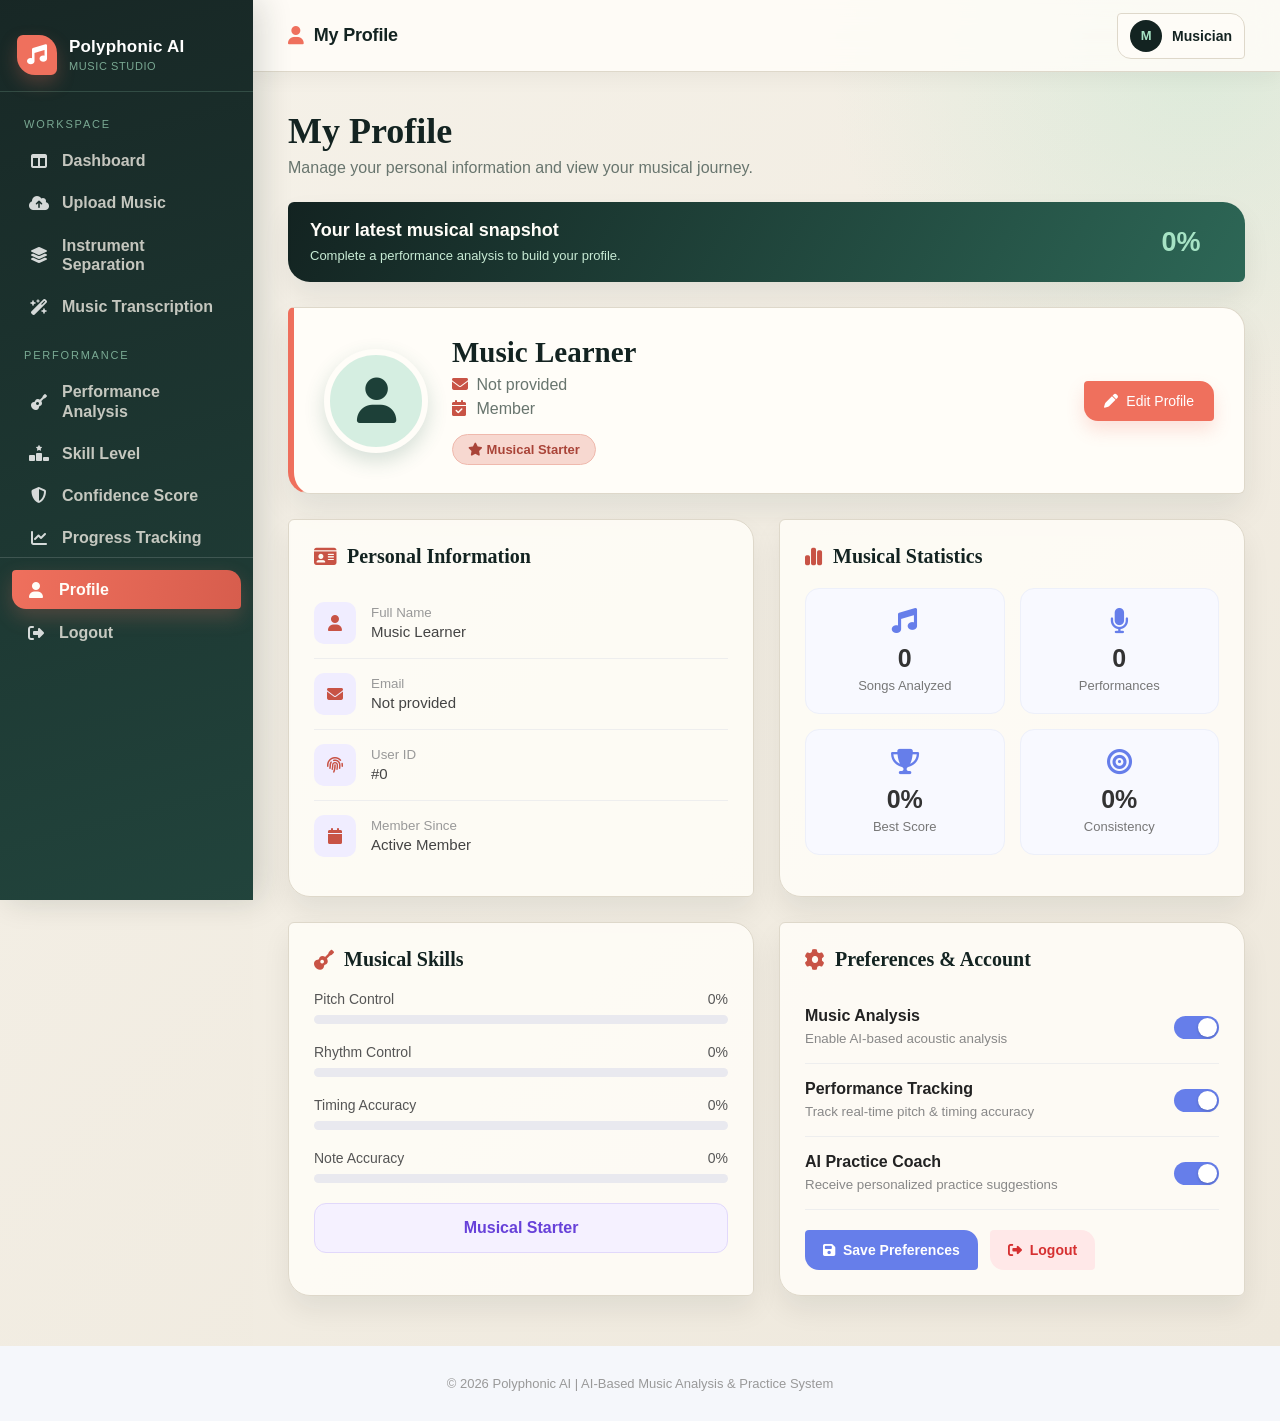
<file: frontend/profile.html>
<!DOCTYPE html>
<html lang="en">
<head>
    <meta charset="UTF-8">
    <meta name="viewport" content="width=device-width, initial-scale=1.0">

    <title>My Profile - Polyphonic AI</title>

    <!-- Font Awesome -->
    <link rel="stylesheet"
          href="https://cdnjs.cloudflare.com/ajax/libs/font-awesome/6.5.1/css/all.min.css">
    <!-- Global Sidebar Navigation -->
    <link rel="stylesheet" href="sidebar.css">
    <!-- Polyphonic Shared API & Auth -->
    <script src="api.js"></script>

    <style>

        * {
            margin: 0;
            padding: 0;
            box-sizing: border-box;
            font-family: "Segoe UI", Arial, sans-serif;
        }

        body {
            background: #f5f7fb;
            color: #222;
        }

        /* ================= NAVBAR ================= */

        .navbar {
            height: 70px;
            background: linear-gradient(135deg, #667eea, #764ba2);
            display: flex;
            align-items: center;
            justify-content: space-between;
            padding: 0 40px;
            color: white;
            box-shadow: 0 4px 15px rgba(0,0,0,0.12);
        }

        .logo {
            display: flex;
            align-items: center;
            gap: 12px;
            font-size: 22px;
            font-weight: 700;
        }

        .logo i {
            font-size: 28px;
        }

        .nav-links {
            display: flex;
            align-items: center;
            gap: 25px;
        }

        .nav-links a {
            text-decoration: none;
            color: white;
            font-size: 15px;
            transition: 0.3s;
        }

        .nav-links a:hover {
            opacity: 0.75;
        }

        .profile-nav {
            background: rgba(255,255,255,0.2);
            padding: 10px 15px;
            border-radius: 25px;
        }

        /* ================= MAIN ================= */

        .container {
            max-width: 1100px;
            margin: 35px auto;
            padding: 0 20px;
        }

        .page-title {
            margin-bottom: 25px;
        }

        .page-title h1 {
            font-size: 30px;
            color: #333;
        }

        .page-title p {
            margin-top: 7px;
            color: #777;
        }

        /* ================= PROFILE CARD ================= */

        .profile-card {
            background: white;
            border-radius: 18px;
            padding: 30px;
            display: flex;
            align-items: center;
            gap: 30px;
            box-shadow: 0 5px 20px rgba(0,0,0,0.08);
            margin-bottom: 25px;
        }

        .profile-card {
            background:
                radial-gradient(circle at 85% 15%, rgba(255,255,255,0.22), transparent 28%),
                linear-gradient(125deg, #182b6f, #315bc2 58%, #38a6a0);
            color: white;
        }

        .profile-card .profile-info p,
        .profile-card .profile-info h2 {
            color: white;
        }

        .profile-card .profile-info p {
            opacity: 0.82;
        }

        .profile-avatar {
            width: 110px;
            height: 110px;
            border-radius: 50%;
            background: linear-gradient(135deg, #667eea, #764ba2);
            display: flex;
            align-items: center;
            justify-content: center;
            color: white;
            font-size: 45px;
            flex-shrink: 0;
            box-shadow: 0 8px 20px rgba(102,126,234,0.3);
        }

        .profile-info {
            flex: 1;
        }

        .profile-info h2 {
            font-size: 27px;
            margin-bottom: 7px;
        }

        .profile-info p {
            color: #777;
            margin-bottom: 6px;
        }

        .member-badge {
            display: inline-block;
            margin-top: 10px;
            padding: 7px 15px;
            border-radius: 20px;
            background: #eee8ff;
            color: #6741d9;
            font-size: 13px;
            font-weight: 600;
        }

        .profile-card .member-badge {
            background: rgba(255,255,255,0.18);
            color: white;
            border: 1px solid rgba(255,255,255,0.24);
        }

        .edit-btn {
            border: none;
            padding: 12px 20px;
            border-radius: 10px;
            background: linear-gradient(135deg, #667eea, #764ba2);
            color: white;
            font-size: 14px;
            cursor: pointer;
            transition: 0.3s;
            display: inline-flex;
            align-items: center;
            gap: 8px;
        }

        .edit-btn:hover {
            transform: translateY(-2px);
            box-shadow: 0 5px 12px rgba(102,126,234,0.3);
        }

        .profile-avatar {
            background: rgba(255,255,255,0.16);
            border: 2px solid rgba(255,255,255,0.45);
        }

        .journey-strip {
            display: flex;
            align-items: center;
            justify-content: space-between;
            gap: 20px;
            margin-bottom: 25px;
            padding: 18px 22px;
            background: #10204f;
            color: white;
            border-radius: 16px;
        }

        .journey-strip strong {
            display: block;
            margin-bottom: 5px;
            font-size: 18px;
        }

        .journey-strip span {
            color: #b9c7f4;
            font-size: 13px;
        }

        .journey-score {
            min-width: 84px;
            text-align: center;
            font-size: 27px;
            font-weight: 700;
            color: #7ce0cf;
        }

        /* ================= GRID ================= */

        .grid {
            display: grid;
            grid-template-columns: 1fr 1fr;
            gap: 25px;
        }

        .card {
            background: white;
            padding: 25px;
            border-radius: 18px;
            box-shadow: 0 5px 20px rgba(0,0,0,0.07);
        }

        .card h3 {
            margin-bottom: 20px;
            font-size: 20px;
            color: #333;
            display: flex;
            align-items: center;
            gap: 10px;
        }

        /* ================= DETAILS ================= */

        .detail {
            display: flex;
            align-items: center;
            gap: 15px;
            padding: 14px 0;
            border-bottom: 1px solid #eee;
        }

        .detail:last-child {
            border-bottom: none;
        }

        .detail-icon {
            width: 42px;
            height: 42px;
            border-radius: 10px;
            background: #f0edff;
            color: #6741d9;
            display: flex;
            align-items: center;
            justify-content: center;
            font-size: 16px;
        }

        .detail-text small {
            display: block;
            color: #999;
            margin-bottom: 3px;
        }

        .detail-text span {
            font-size: 15px;
            color: #444;
            font-weight: 500;
        }

        /* ================= STATISTICS ================= */

        .stats {
            display: grid;
            grid-template-columns: 1fr 1fr;
            gap: 15px;
        }

        .stat-box {
            padding: 20px;
            border-radius: 14px;
            background: #f8f9ff;
            text-align: center;
            border: 1px solid #edf0fa;
        }

        .stat-box i {
            font-size: 25px;
            color: #667eea;
            margin-bottom: 10px;
        }

        .stat-number {
            font-size: 25px;
            font-weight: 700;
            color: #333;
        }

        .stat-label {
            color: #777;
            font-size: 13px;
            margin-top: 5px;
        }

        /* ================= SKILL ================= */

        .skill-section {
            margin-top: 20px;
        }

        .skill-header {
            display: flex;
            justify-content: space-between;
            margin-bottom: 8px;
        }

        .skill-header span {
            font-size: 14px;
            color: #555;
            font-weight: 500;
        }

        .progress {
            height: 9px;
            background: #e9e9ef;
            border-radius: 10px;
            overflow: hidden;
        }

        .progress-bar {
            height: 100%;
            width: 0%;
            background: linear-gradient(90deg, #667eea, #764ba2);
            border-radius: 10px;
            transition: width 0.8s ease-in-out;
        }

        .level-badge {
            margin-top: 20px;
            padding: 15px;
            text-align: center;
            background: #f5f1ff;
            border-radius: 12px;
            color: #6741d9;
            font-weight: 600;
            border: 1px solid #e1d8fb;
        }

        /* ================= SETTINGS ================= */

        .setting {
            display: flex;
            justify-content: space-between;
            align-items: center;
            padding: 16px 0;
            border-bottom: 1px solid #eee;
        }

        .setting:last-child {
            border-bottom: none;
        }

        .setting-info strong {
            display: block;
            margin-bottom: 4px;
        }

        .setting-info small {
            color: #888;
        }

        .toggle {
            width: 45px;
            height: 23px;
            background: #ddd;
            border-radius: 20px;
            position: relative;
            cursor: pointer;
            transition: background 0.3s;
        }

        .toggle::after {
            content: "";
            position: absolute;
            width: 19px;
            height: 19px;
            background: white;
            border-radius: 50%;
            top: 2px;
            left: 2px;
            transition: 0.3s;
            box-shadow: 0 1px 3px rgba(0,0,0,0.2);
        }

        .toggle.active {
            background: #667eea;
        }

        .toggle.active::after {
            left: 24px;
        }

        /* ================= BUTTONS ================= */

        .actions {
            display: flex;
            gap: 12px;
            margin-top: 20px;
        }

        .btn {
            border: none;
            padding: 12px 18px;
            border-radius: 9px;
            cursor: pointer;
            font-size: 14px;
            font-weight: 600;
            display: inline-flex;
            align-items: center;
            gap: 8px;
            transition: 0.2s;
        }

        .btn-primary {
            background: #667eea;
            color: white;
        }

        .btn-danger {
            background: #ffe8e8;
            color: #d63031;
        }

        .btn:hover {
            opacity: 0.88;
            transform: translateY(-1px);
        }

        /* ================= MODAL ================= */

        .modal-overlay {
            position: fixed;
            top: 0;
            left: 0;
            right: 0;
            bottom: 0;
            background: rgba(0,0,0,0.5);
            backdrop-filter: blur(3px);
            display: none;
            align-items: center;
            justify-content: center;
            z-index: 9999;
        }

        .modal-overlay.open {
            display: flex;
        }

        .modal-card {
            background: white;
            border-radius: 18px;
            width: 90%;
            max-width: 480px;
            padding: 30px;
            box-shadow: 0 15px 40px rgba(0,0,0,0.2);
            animation: popIn 0.25s ease-out;
        }

        @keyframes popIn {
            from { transform: scale(0.92); opacity: 0; }
            to { transform: scale(1); opacity: 1; }
        }

        .modal-header {
            display: flex;
            justify-content: space-between;
            align-items: center;
            margin-bottom: 20px;
        }

        .modal-header h2 {
            font-size: 22px;
            color: #333;
        }

        .close-btn {
            background: none;
            border: none;
            font-size: 22px;
            cursor: pointer;
            color: #888;
        }

        .form-group {
            margin-bottom: 16px;
        }

        .form-group label {
            display: block;
            font-size: 13px;
            font-weight: 600;
            color: #555;
            margin-bottom: 6px;
        }

        .form-group input {
            width: 100%;
            padding: 11px 14px;
            border: 1.5px solid #e0e4ec;
            border-radius: 9px;
            font-size: 14px;
            outline: none;
            transition: border-color 0.2s;
        }

        .form-group input:focus {
            border-color: #667eea;
        }

        .modal-actions {
            display: flex;
            justify-content: flex-end;
            gap: 12px;
            margin-top: 24px;
        }

        /* ================= FOOTER ================= */

        footer {
            text-align: center;
            color: #999;
            padding: 30px 10px;
            font-size: 13px;
        }

        /* ================= RESPONSIVE ================= */

        @media (max-width: 800px) {

            .navbar {
                padding: 0 20px;
            }

            .nav-links {
                gap: 12px;
            }

            .nav-links a:not(.profile-nav) {
                display: none;
            }

            .profile-card {
                flex-direction: column;
                text-align: center;
            }

            .grid {
                grid-template-columns: 1fr;
            }
        }

    </style>
</head>

<div class="app-layout">

    <!-- LEFT SIDEBAR -->
    <div id="sidebarContainer" data-active="profile"></div>

    <!-- MAIN CONTENT AREA -->
    <div class="main-area">

        <!-- TOP BAR -->
        <header class="main-topbar">
            <div style="display: flex; align-items: center;">
                <button class="mobile-toggle" aria-label="Toggle Sidebar">
                    <i class="fa-solid fa-bars"></i>
                </button>
                <div class="topbar-title">
                    <i class="fa-solid fa-user" style="color: #1746b8;"></i>
                    <span>My Profile</span>
                </div>
            </div>

            <div class="topbar-right">
                <a href="profile.html" class="topbar-user">
                    <div class="topbar-user-avatar">M</div>
                    <span class="topbar-user-name">Musician</span>
                </a>
            </div>
        </header>

        <!-- MAIN CONTAINER -->
        <main class="page-container">

        <div class="page-title">
            <h1>My Profile</h1>
            <p>Manage your personal information and view your musical journey.</p>
        </div>

        <div class="journey-strip">
            <div>
                <strong>Your latest musical snapshot</strong>
                <span id="snapshotText">Complete a performance analysis to build your profile.</span>
            </div>
            <div class="journey-score" id="snapshotScore">0%</div>
        </div>


        <!-- ================= PROFILE CARD ================= -->

        <div class="profile-card">

            <div class="profile-avatar">
                <i class="fa-solid fa-user"></i>
            </div>

            <div class="profile-info">

                <h2 id="userName">Music Learner</h2>

                <p>
                    <i class="fa-solid fa-envelope"></i>
                    <span id="userEmail">Loading email...</span>
                </p>

                <p>
                    <i class="fa-solid fa-calendar-check"></i>
                    <span id="userMemberSince">Member</span>
                </p>

                <span class="member-badge" id="memberBadge">
                    <i class="fa-solid fa-star"></i>
                    Musical Starter
                </span>

            </div>

            <button class="edit-btn" onclick="openEditModal()">
                <i class="fa-solid fa-pen"></i>
                Edit Profile
            </button>

        </div>


        <!-- ================= CARDS ================= -->

        <div class="grid">


            <!-- PERSONAL INFORMATION -->

            <div class="card">

                <h3>
                    <i class="fa-solid fa-id-card"></i>
                    Personal Information
                </h3>

                <div class="detail">

                    <div class="detail-icon">
                        <i class="fa-solid fa-user"></i>
                    </div>

                    <div class="detail-text">
                        <small>Full Name</small>
                        <span id="fullName">Music Learner</span>
                    </div>

                </div>


                <div class="detail">

                    <div class="detail-icon">
                        <i class="fa-solid fa-envelope"></i>
                    </div>

                    <div class="detail-text">
                        <small>Email</small>
                        <span id="email">Not provided</span>
                    </div>

                </div>


                <div class="detail">

                    <div class="detail-icon">
                        <i class="fa-solid fa-fingerprint"></i>
                    </div>

                    <div class="detail-text">
                        <small>User ID</small>
                        <span id="userIdDisplay">#0</span>
                    </div>

                </div>


                <div class="detail">

                    <div class="detail-icon">
                        <i class="fa-solid fa-calendar"></i>
                    </div>

                    <div class="detail-text">
                        <small>Member Since</small>
                        <span id="memberSince">Not available</span>
                    </div>

                </div>

            </div>


            <!-- MUSICAL STATISTICS -->

            <div class="card">

                <h3>
                    <i class="fa-solid fa-chart-simple"></i>
                    Musical Statistics
                </h3>

                <div class="stats">

                    <div class="stat-box">
                        <i class="fa-solid fa-music"></i>
                        <div class="stat-number" id="songs">0</div>
                        <div class="stat-label">Songs Analyzed</div>
                    </div>

                    <div class="stat-box">
                        <i class="fa-solid fa-microphone"></i>
                        <div class="stat-number" id="performances">0</div>
                        <div class="stat-label">Performances</div>
                    </div>

                    <div class="stat-box">
                        <i class="fa-solid fa-trophy"></i>
                        <div class="stat-number" id="bestScore">0%</div>
                        <div class="stat-label">Best Score</div>
                    </div>

                    <div class="stat-box">
                        <i class="fa-solid fa-bullseye"></i>
                        <div class="stat-number" id="confidence">0%</div>
                        <div class="stat-label">Consistency</div>
                    </div>

                </div>

            </div>


            <!-- MUSICAL SKILLS -->

            <div class="card">

                <h3>
                    <i class="fa-solid fa-guitar"></i>
                    Musical Skills
                </h3>


                <div class="skill-section">

                    <div class="skill-header">
                        <span>Pitch Control</span>
                        <span id="pitchValue">0%</span>
                    </div>

                    <div class="progress">
                        <div class="progress-bar" id="pitchBar"></div>
                    </div>

                </div>


                <div class="skill-section">

                    <div class="skill-header">
                        <span>Rhythm Control</span>
                        <span id="rhythmValue">0%</span>
                    </div>

                    <div class="progress">
                        <div class="progress-bar" id="rhythmBar"></div>
                    </div>

                </div>


                <div class="skill-section">

                    <div class="skill-header">
                        <span>Timing Accuracy</span>
                        <span id="timingValue">0%</span>
                    </div>

                    <div class="progress">
                        <div class="progress-bar" id="timingBar"></div>
                    </div>

                </div>


                <div class="skill-section">

                    <div class="skill-header">
                        <span>Note Accuracy</span>
                        <span id="noteValue">0%</span>
                    </div>

                    <div class="progress">
                        <div class="progress-bar" id="noteBar"></div>
                    </div>

                </div>


                <div class="level-badge" id="levelBadge">
                    🌱 Musical Starter
                </div>

            </div>


            <!-- ACCOUNT SETTINGS -->

            <div class="card">

                <h3>
                    <i class="fa-solid fa-gear"></i>
                    Preferences & Account
                </h3>


                <div class="setting">

                    <div class="setting-info">

                        <strong>Music Analysis</strong>

                        <small>
                            Enable AI-based acoustic analysis
                        </small>

                    </div>

                    <div class="toggle active" id="settingAnalysis"
                         onclick="toggleSetting(this)">
                    </div>

                </div>


                <div class="setting">

                    <div class="setting-info">

                        <strong>Performance Tracking</strong>

                        <small>
                            Track real-time pitch & timing accuracy
                        </small>

                    </div>

                    <div class="toggle active" id="settingTracking"
                         onclick="toggleSetting(this)">
                    </div>

                </div>


                <div class="setting">

                    <div class="setting-info">

                        <strong>AI Practice Coach</strong>

                        <small>
                            Receive personalized practice suggestions
                        </small>

                    </div>

                    <div class="toggle active" id="settingCoach"
                         onclick="toggleSetting(this)">
                    </div>

                </div>


                <div class="actions">

                    <button class="btn btn-primary"
                            onclick="saveSettings()">

                        <i class="fa-solid fa-save"></i>
                        Save Preferences

                    </button>

                    <button class="btn btn-danger"
                            onclick="logout()">

                        <i class="fa-solid fa-right-from-bracket"></i>
                        Logout

                    </button>

                </div>

            </div>

        </div>

        </main>
    </div>
</div>


    <!-- ================= EDIT PROFILE MODAL ================= -->

    <div class="modal-overlay" id="editModal">
        <div class="modal-card">
            <div class="modal-header">
                <h2><i class="fa-solid fa-user-pen" style="color: #667eea; margin-right: 8px;"></i>Edit Profile</h2>
                <button class="close-btn" onclick="closeEditModal()">&times;</button>
            </div>

            <form id="editProfileForm" onsubmit="handleUpdateProfile(event)">
                <div class="form-group">
                    <label for="editName">Full Name</label>
                    <input type="text" id="editName" required placeholder="Enter full name">
                </div>

                <div class="form-group">
                    <label for="editEmail">Email Address</label>
                    <input type="email" id="editEmail" required placeholder="name@example.com">
                </div>

                <hr style="margin: 16px 0; border: none; border-top: 1px dashed #e0e4ec;">

                <div class="form-group">
                    <label for="currentPassword">Current Password <small style="color: #888; font-weight: normal;">(required only if changing password)</small></label>
                    <input type="password" id="currentPassword" placeholder="Current password">
                </div>

                <div class="form-group">
                    <label for="newPassword">New Password <small style="color: #888; font-weight: normal;">(leave blank to keep current)</small></label>
                    <input type="password" id="newPassword" placeholder="Minimum 6 characters">
                </div>

                <div class="modal-actions">
                    <button type="button" class="btn" style="background: #eef1f6; color: #555;" onclick="closeEditModal()">Cancel</button>
                    <button type="submit" class="btn btn-primary" id="saveProfileBtn">
                        <i class="fa-solid fa-check"></i> Update Profile
                    </button>
                </div>
            </form>
        </div>
    </div>


    <!-- ================= FOOTER ================= -->

    <footer>

        <p>
            &copy; 2026 Polyphonic AI |
            AI-Based Music Analysis & Practice System
        </p>

    </footer>


    <!-- ================= JAVASCRIPT ================= -->

    <script>
        let currentUser = null;

        /* =========================================
           LOAD USER INFORMATION
        ========================================= */
        async function loadProfile() {
            const stored = localStorage.getItem("polyphonic_user") || localStorage.getItem("user");
            try {
                currentUser = stored ? JSON.parse(stored) : null;
            } catch (error) {
                currentUser = null;
            }

            currentUser = currentUser || { name: "Music Learner", email: "Not provided", id: 0 };

            if (currentUser.id) {
                try {
                    const response = await fetch(`/api/auth/me?user_id=${encodeURIComponent(currentUser.id)}`);
                    const data = await response.json();
                    if (response.ok && data.success && data.user) {
                        currentUser = { ...currentUser, ...data.user };
                        localStorage.setItem("polyphonic_user", JSON.stringify(currentUser));
                        localStorage.setItem("user", JSON.stringify(currentUser));
                    }
                } catch (error) {
                    console.warn("Profile service unavailable; using saved profile data.");
                }
            }

            const name = currentUser.name || "Music Learner";
            const email = currentUser.email || "Not provided";
            document.getElementById("userName").textContent = name;
            document.getElementById("userEmail").textContent = email;
            document.getElementById("fullName").textContent = name;
            document.getElementById("email").textContent = email;
            document.getElementById("userIdDisplay").textContent = `#${currentUser.id || 0}`;
            document.querySelectorAll(".topbar-user-name, .sidebar-user-name").forEach(element => {
                element.textContent = name;
            });
            document.querySelectorAll(".topbar-user-avatar").forEach(element => {
                element.textContent = name.charAt(0).toUpperCase();
            });
            document.getElementById("memberSince").textContent = currentUser.created_at
                ? new Date(currentUser.created_at).toLocaleDateString(undefined, { year: "numeric", month: "short", day: "numeric" })
                : "Active Member";

            const history = JSON.parse(localStorage.getItem("performance_history") || "[]");
            const latest = history[history.length - 1] || {};
            const score = value => Math.max(0, Math.min(100, Number(value) || 0));
            const average = key => history.length
                ? history.reduce((total, item) => total + score(item[key]), 0) / history.length
                : score(localStorage.getItem(key));
            let pitch = Math.round(average("pitch_score"));
            let rhythm = Math.round(average("rhythm_score"));
            let timing = Math.round(average("timing_score"));
            let note = Math.round(average("note_score"));
            let overall = score(latest.overall_score || localStorage.getItem("overall_score"));
            let totalPerformances = history.length || (overall ? 1 : 0);
            let totalSongs = overall ? 1 : 0;
            let best = history.length ? Math.max(...history.map(item => score(item.overall_score))) : overall;

            if (currentUser.id) {
                try {
                    const statsResponse = await fetch(`/api/progress/dashboard?user_id=${encodeURIComponent(currentUser.id)}`);
                    const statsData = await statsResponse.json();
                    if (statsResponse.ok && statsData.success && statsData.stats.total_performances > 0) {
                        const databaseSkills = statsData.skill_scores || {};
                        pitch = Math.round(score(databaseSkills.pitch));
                        rhythm = Math.round(score(databaseSkills.rhythm));
                        timing = Math.round(score(databaseSkills.timing));
                        note = Math.round(score(databaseSkills.notes));
                        overall = score(statsData.stats.latest_score || statsData.stats.average_score);
                        totalPerformances = statsData.stats.total_performances;
                        totalSongs = statsData.stats.total_songs;
                        best = score(statsData.stats.best_score);
                    }
                } catch (error) {
                    console.warn("Performance history unavailable; using saved browser results.");
                }
            }

            const consistency = Math.round((pitch + rhythm + timing + note) / 4);
            const level = overall >= 96 ? "Master Performer" : overall >= 90 ? "Advanced" : overall >= 75 ? "Intermediate" : overall >= 60 ? "Developing Musician" : overall >= 40 ? "Beginner" : "Musical Starter";

            document.getElementById("songs").textContent = totalSongs;
            document.getElementById("performances").textContent = totalPerformances;
            document.getElementById("bestScore").textContent = `${Math.round(best)}%`;
            document.getElementById("confidence").textContent = `${consistency}%`;
            document.getElementById("snapshotScore").textContent = `${Math.round(overall)}%`;
            document.getElementById("snapshotText").textContent = overall
                ? `${level} · ${totalPerformances} performance session${totalPerformances === 1 ? "" : "s"} recorded`
                : "Complete a performance analysis to build your profile.";

            [["pitch", pitch], ["rhythm", rhythm], ["timing", timing], ["note", note]].forEach(([name, value]) => {
                document.getElementById(`${name}Value`).textContent = `${value}%`;
                document.getElementById(`${name}Bar`).style.width = `${value}%`;
            });
            document.getElementById("levelBadge").innerHTML = `${level}`;
            document.getElementById("memberBadge").innerHTML = `<i class="fa-solid fa-star"></i> ${level}`;
            loadSettings();
        }

        /* =========================================
           EDIT PROFILE MODAL
        ========================================= */
        function openEditModal() {
            const name = document.getElementById("fullName").textContent;
            const email = document.getElementById("email").textContent;
            document.getElementById("editName").value = name !== "Music Learner" ? name : (currentUser ? currentUser.name : "");
            document.getElementById("editEmail").value = email !== "Not provided" ? email : (currentUser ? currentUser.email : "");
            document.getElementById("currentPassword").value = "";
            document.getElementById("newPassword").value = "";
            document.getElementById("editModal").classList.add("open");
        }

        function closeEditModal() {
            document.getElementById("editModal").classList.remove("open");
        }

        async function handleUpdateProfile(event) {
            event.preventDefault();

            const name = document.getElementById("editName").value.trim();
            const email = document.getElementById("editEmail").value.trim().toLowerCase();
            const newPassword = document.getElementById("newPassword").value;

            if (newPassword && newPassword.length < 6) {
                showProfileMessage("New password must be at least 6 characters.");
                return;
            }

            try {
                if (currentUser.id) {
                    const response = await fetch("/api/auth/update-profile", {
                        method: "POST",
                        headers: { "Content-Type": "application/json" },
                        body: JSON.stringify({
                            user_id: currentUser.id,
                            name,
                            email,
                            current_password: document.getElementById("currentPassword").value,
                            new_password: newPassword
                        })
                    });
                    const data = await response.json();
                    if (!response.ok || !data.success) {
                        throw new Error(data.message || "Profile update failed.");
                    }
                    currentUser = { ...currentUser, ...data.user };
                } else {
                    currentUser.name = name;
                    currentUser.email = email;
                }

                localStorage.setItem("polyphonic_user", JSON.stringify(currentUser));
                localStorage.setItem("user", JSON.stringify(currentUser));
                closeEditModal();
                await loadProfile();
                showProfileMessage("Profile saved to your account.");
            } catch (error) {
                showProfileMessage(error.message || "Could not save profile.");
            }
        }

        function showProfileMessage(text) {
            let message = document.getElementById("profileMessage");
            if (!message) {
                message = document.createElement("div");
                message.id = "profileMessage";
                message.style.cssText = "position:fixed;right:24px;bottom:24px;background:#10204f;color:white;padding:13px 18px;border-radius:10px;z-index:10000;box-shadow:0 8px 22px rgba(16,32,79,.25);";
                document.body.appendChild(message);
            }
            message.textContent = text;
            clearTimeout(window.profileMessageTimer);
            window.profileMessageTimer = setTimeout(() => message.remove(), 2600);
        }

        /* =========================================
           SETTINGS TOGGLE & SAVE
        ========================================= */
        function toggleSetting(element) {
            element.classList.toggle("active");
        }

        function loadSettings() {
            const saved = localStorage.getItem("polyphonic_settings");
            if (saved) {
                try {
                    const cfg = JSON.parse(saved);
                    if (cfg.analysis !== undefined) {
                        document.getElementById("settingAnalysis").classList.toggle("active", cfg.analysis);
                    }
                    if (cfg.tracking !== undefined) {
                        document.getElementById("settingTracking").classList.toggle("active", cfg.tracking);
                    }
                    if (cfg.coach !== undefined) {
                        document.getElementById("settingCoach").classList.toggle("active", cfg.coach);
                    }
                } catch (e) {}
            }
        }

        function saveSettings() {
            const cfg = {
                analysis: document.getElementById("settingAnalysis").classList.contains("active"),
                tracking: document.getElementById("settingTracking").classList.contains("active"),
                coach: document.getElementById("settingCoach").classList.contains("active")
            };
            localStorage.setItem("polyphonic_settings", JSON.stringify(cfg));
            showProfileMessage("Preferences saved successfully.");
        }

        /* =========================================
           LOGOUT
        ========================================= */
        function logout() {
            localStorage.removeItem("polyphonic_user");
            localStorage.removeItem("user");
            localStorage.removeItem("user_id");
            window.location.href = "login.html";
        }

        // Initialize profile
        loadProfile();
    </script>
    <script src="sidebar.js"></script>

</body>
</html>
</file>
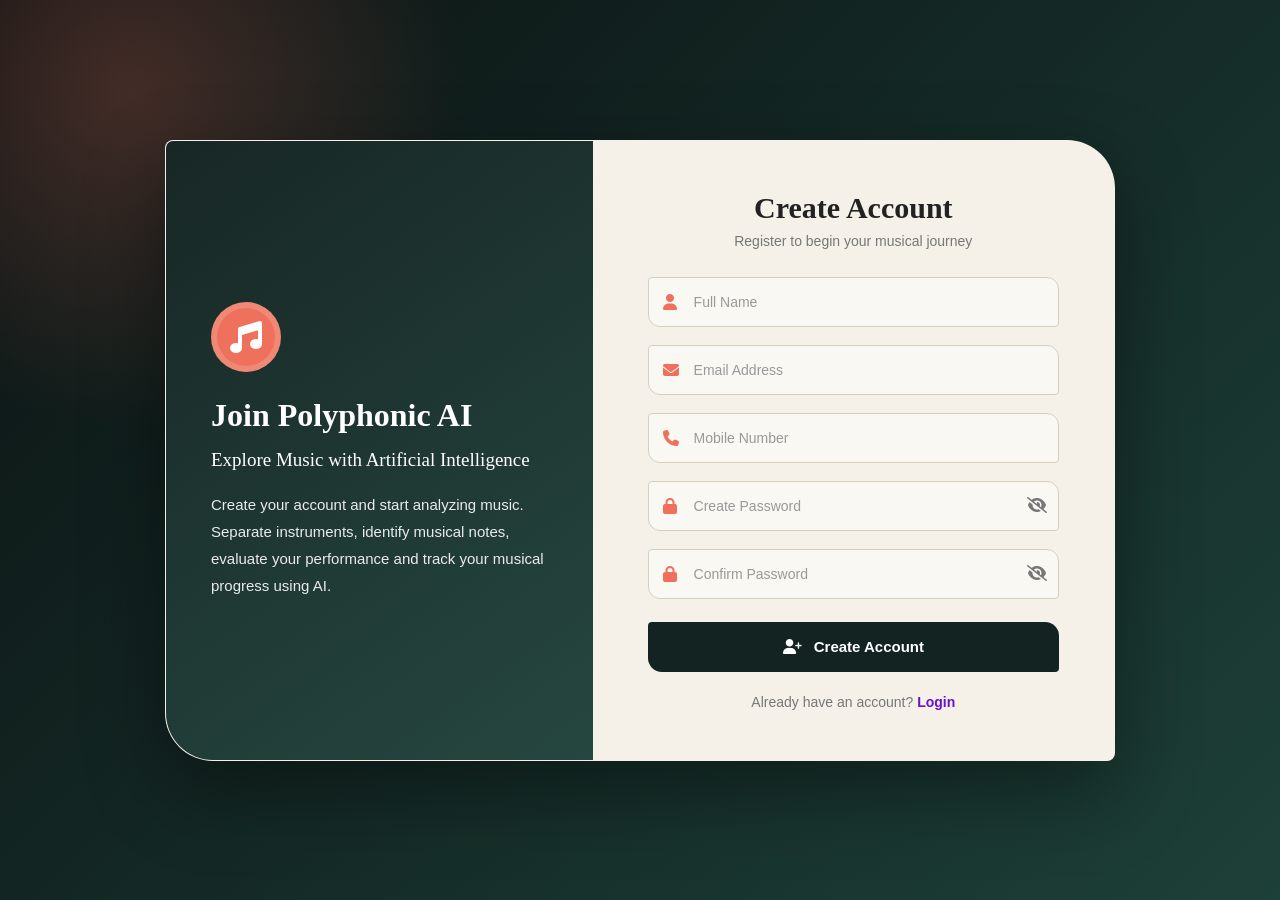
<file: frontend/register.html>
<!DOCTYPE html>
<html lang="en">

<head>
    <meta charset="UTF-8">
    <meta name="viewport" content="width=device-width, initial-scale=1.0">

    <title>Polyphonic AI - Register</title>

    <!-- Font Awesome Icons -->
    <link rel="stylesheet"
        href="https://cdnjs.cloudflare.com/ajax/libs/font-awesome/6.5.2/css/all.min.css">

    <style>

        /* =========================
           RESET
        ========================= */

        * {
            margin: 0;
            padding: 0;
            box-sizing: border-box;
        }

        body {
            font-family: Arial, Helvetica, sans-serif;
            min-height: 100vh;
            background: linear-gradient(135deg, #6a11cb, #2575fc);
            display: flex;
            justify-content: center;
            align-items: center;
            padding: 20px;
        }


        /* =========================
           MAIN CONTAINER
        ========================= */

        .container {
            width: 950px;
            max-width: 100%;
            min-height: 620px;
            background: white;
            border-radius: 20px;
            overflow: hidden;
            display: flex;
            box-shadow: 0 15px 40px rgba(0, 0, 0, 0.2);
        }


        /* =========================
           LEFT PANEL
        ========================= */

        .left-panel {
            width: 45%;
            background: linear-gradient(135deg, #6a11cb, #2575fc);
            color: white;
            padding: 60px 45px;
            display: flex;
            flex-direction: column;
            justify-content: center;
        }

        .logo {
            width: 70px;
            height: 70px;
            background: rgba(255, 255, 255, 0.2);
            border-radius: 50%;
            display: flex;
            justify-content: center;
            align-items: center;
            margin-bottom: 25px;
        }

        .logo i {
            font-size: 32px;
        }

        .left-panel h1 {
            font-size: 32px;
            margin-bottom: 15px;
        }

        .left-panel h3 {
            font-size: 19px;
            margin-bottom: 20px;
            font-weight: normal;
        }

        .left-panel p {
            font-size: 15px;
            line-height: 1.8;
            color: rgba(255, 255, 255, 0.9);
        }


        /* =========================
           RIGHT PANEL
        ========================= */

        .right-panel {
            width: 55%;
            padding: 50px 55px;
            display: flex;
            justify-content: center;
            align-items: center;
        }

        form {
            width: 100%;
            max-width: 430px;
        }

        form h2 {
            text-align: center;
            font-size: 30px;
            color: #222;
            margin-bottom: 8px;
        }

        .login-text {
            text-align: center;
            color: #777;
            font-size: 14px;
            margin-bottom: 28px;
        }


        /* =========================
           INPUT BOX
        ========================= */

        .input-box {
            position: relative;
            width: 100%;
            margin-bottom: 18px;
        }

        .input-box > i:first-child {
            position: absolute;
            left: 15px;
            top: 50%;
            transform: translateY(-50%);
            color: #6a11cb;
            font-size: 16px;
            z-index: 2;
        }

        .input-box input {
            width: 100%;
            height: 50px;
            border: 1px solid #ddd;
            border-radius: 10px;
            padding: 0 45px;
            font-size: 14px;
            outline: none;
            transition: 0.3s;
        }

        .input-box input:focus {
            border-color: #6a11cb;
            box-shadow: 0 0 0 3px rgba(106, 17, 203, 0.1);
        }

        .input-box input::placeholder {
            color: #999;
        }


        /* =========================
           PASSWORD TOGGLE
        ========================= */

        .toggle-password {
            position: absolute;
            right: 12px;
            top: 50%;
            transform: translateY(-50%);
            border: none;
            background: transparent;
            color: #777;
            cursor: pointer;
            font-size: 16px;
        }

        .toggle-password:hover {
            color: #6a11cb;
        }


        /* =========================
           BUTTON
        ========================= */

        .login-btn {
            width: 100%;
            height: 50px;
            border: none;
            border-radius: 10px;
            background: linear-gradient(135deg, #6a11cb, #2575fc);
            color: white;
            font-size: 15px;
            font-weight: bold;
            cursor: pointer;
            transition: 0.3s;
            margin-top: 5px;
        }

        .login-btn:hover {
            transform: translateY(-2px);
            box-shadow: 0 8px 18px rgba(106, 17, 203, 0.3);
        }

        .login-btn i {
            margin-right: 8px;
        }


        /* =========================
           LOGIN LINK
        ========================= */

        .register {
            text-align: center;
            margin-top: 22px;
            color: #777;
            font-size: 14px;
        }

        .register a {
            color: #6a11cb;
            text-decoration: none;
            font-weight: bold;
        }

        .register a:hover {
            text-decoration: underline;
        }


        /* =========================
           RESPONSIVE DESIGN
        ========================= */

        @media screen and (max-width: 800px) {

            .container {
                flex-direction: column;
                width: 500px;
            }

            .left-panel {
                width: 100%;
                padding: 35px;
                text-align: center;
                align-items: center;
            }

            .left-panel h1 {
                font-size: 27px;
            }

            .left-panel h3 {
                font-size: 17px;
            }

            .left-panel p {
                font-size: 14px;
            }

            .right-panel {
                width: 100%;
                padding: 40px 35px;
            }
        }


        @media screen and (max-width: 500px) {

            body {
                padding: 10px;
            }

            .container {
                border-radius: 15px;
            }

            .left-panel {
                padding: 30px 20px;
            }

            .right-panel {
                padding: 30px 20px;
            }

            form h2 {
                font-size: 25px;
            }
        }

        /* Music studio visual direction */
        :root {
            --ink: #132321;
            --forest: #1d4038;
            --coral: #ef705d;
            --mint: #a6e3c4;
            --paper: #f5f1e8;
        }

        body {
            font-family: "Trebuchet MS", "Segoe UI", sans-serif;
            background: radial-gradient(circle at 10% 10%, rgba(239,112,93,.24), transparent 24%), linear-gradient(135deg, #0b1212, #1d4038);
        }

        .container {
            border-radius: 8px 48px 8px 48px;
            background: var(--paper);
            border: 1px solid rgba(245,241,232,.7);
            box-shadow: 0 30px 80px rgba(0,0,0,.4);
        }

        .left-panel {
            background: linear-gradient(145deg, rgba(19,35,33,.98), rgba(29,64,56,.96));
        }

        .logo {
            border-radius: 50%;
            background: var(--coral);
            border: 6px solid rgba(245,241,232,.18);
        }

        .left-panel h1,
        .left-panel h3,
        form h2 {
            font-family: Georgia, "Times New Roman", serif;
        }

        .right-panel { background: var(--paper); }

        .input-box input {
            border-color: #d6cec0;
            border-radius: 4px 12px 4px 12px;
            background: rgba(255,255,255,.48);
        }

        .input-box input:focus {
            border-color: var(--coral);
            box-shadow: 0 0 0 3px rgba(239,112,93,.12);
        }

        .input-box > i:first-child { color: var(--coral); }

        button[type="submit"] {
            border-radius: 4px 14px 4px 14px;
            background: var(--ink);
        }

        button[type="submit"]:hover { background: var(--coral); }

    </style>
</head>


<body>

    <div class="container">

        <!-- =========================
             LEFT PANEL
        ========================= -->

        <div class="left-panel">

            <div class="logo">
                <i class="fa-solid fa-music"></i>
            </div>

            <h1>Join Polyphonic AI</h1>

            <h3>
                Explore Music with Artificial Intelligence
            </h3>

            <p>
                Create your account and start analyzing music.
                Separate instruments, identify musical notes,
                evaluate your performance and track your musical
                progress using AI.
            </p>

        </div>


        <!-- =========================
             RIGHT PANEL
        ========================= -->

        <div class="right-panel">

            <form id="registerForm">

                <h2>Create Account</h2>

                <p class="login-text">
                    Register to begin your musical journey
                </p>


                <!-- FULL NAME -->

                <div class="input-box">

                    <i class="fa-solid fa-user"></i>

                    <input
                        type="text"
                        id="fullname"
                        name="fullname"
                        placeholder="Full Name"
                        required>

                </div>


                <!-- EMAIL -->

                <div class="input-box">

                    <i class="fa-solid fa-envelope"></i>

                    <input
                        type="email"
                        id="email"
                        name="email"
                        placeholder="Email Address"
                        required>

                </div>


                <!-- PHONE -->

                <div class="input-box">

                    <i class="fa-solid fa-phone"></i>

                    <input
                        type="tel"
                        id="phone"
                        name="phone"
                        placeholder="Mobile Number"
                        pattern="[0-9]{10}"
                        maxlength="10"
                        required>

                </div>


                <!-- PASSWORD -->

                <div class="input-box">

                    <i class="fa-solid fa-lock"></i>

                    <input
                        type="password"
                        id="password"
                        name="password"
                        placeholder="Create Password"
                        minlength="6"
                        required>

                    <button
                        type="button"
                        class="toggle-password"
                        data-target="password"
                        aria-label="Show password">

                        <i class="fas fa-eye-slash"></i>

                    </button>

                </div>


                <!-- CONFIRM PASSWORD -->

                <div class="input-box">

                    <i class="fa-solid fa-lock"></i>

                    <input
                        type="password"
                        id="confirmPassword"
                        name="confirmPassword"
                        placeholder="Confirm Password"
                        minlength="6"
                        required>

                    <button
                        type="button"
                        class="toggle-password"
                        data-target="confirmPassword"
                        aria-label="Show password">

                        <i class="fas fa-eye-slash"></i>

                    </button>

                </div>


                <!-- CREATE ACCOUNT BUTTON -->

                <button
                    type="submit"
                    class="login-btn">

                    <i class="fa-solid fa-user-plus"></i>

                    Create Account

                </button>


                <!-- LOGIN LINK -->

                <p class="register">

                    Already have an account?

                    <a href="login.html">
                        Login
                    </a>

                </p>

            </form>

        </div>

    </div>


    <!-- =========================
         JAVASCRIPT
    ========================= -->

    <script>

        /* =========================
           PASSWORD SHOW / HIDE
        ========================= */

        const toggleButtons =
            document.querySelectorAll(".toggle-password");

        toggleButtons.forEach(function(button) {

            button.addEventListener("click", function() {

                const targetId =
                    button.getAttribute("data-target");

                const passwordInput =
                    document.getElementById(targetId);

                const icon =
                    button.querySelector("i");

                if (passwordInput.type === "password") {

                    passwordInput.type = "text";

                    icon.classList.remove("fa-eye-slash");
                    icon.classList.add("fa-eye");

                    button.setAttribute(
                        "aria-label",
                        "Hide password"
                    );

                } else {

                    passwordInput.type = "password";

                    icon.classList.remove("fa-eye");
                    icon.classList.add("fa-eye-slash");

                    button.setAttribute(
                        "aria-label",
                        "Show password"
                    );
                }

            });

        });


        /* =========================
           REGISTER FORM
        ========================= */

        const registerForm =
            document.getElementById("registerForm");

        registerForm.addEventListener("submit", function(event) {

            event.preventDefault();


            const fullname =
                document.getElementById("fullname").value.trim();

            const email =
                document.getElementById("email").value.trim();

            const phone =
                document.getElementById("phone").value.trim();

            const password =
                document.getElementById("password").value;

            const confirmPassword =
                document.getElementById("confirmPassword").value;


            /* CHECK PASSWORD */

            if (password !== confirmPassword) {

                alert("Passwords do not match!");

                return;
            }


            /* CHECK PHONE */

            if (!/^[0-9]{10}$/.test(phone)) {

                alert("Please enter a valid 10-digit mobile number.");

                return;
            }


            /* CHECK PASSWORD LENGTH */

            if (password.length < 6) {

                alert("Password must contain at least 6 characters.");

                return;
            }


            /* =========================
               REAL API REGISTRATION
            ========================= */
            const submitBtn = registerForm.querySelector("button[type='submit']");
            const originalBtnText = submitBtn.innerHTML;
            submitBtn.disabled = true;
            submitBtn.innerHTML = '<i class="fa-solid fa-spinner fa-spin"></i> Registering...';

            fetch(`${API_BASE}/auth/register`, {
                method: "POST",
                headers: { "Content-Type": "application/json" },
                body: JSON.stringify({
                    name: fullname,
                    email: email,
                    password: password
                })
            })
            .then(res => res.json())
            .then(data => {
                submitBtn.disabled = false;
                submitBtn.innerHTML = originalBtnText;

                if (data.success) {
                    setCurrentUser(data.user);
                    showToast("Account created successfully! Welcome, " + fullname + "!", "success");
                    setTimeout(() => {
                        window.location.href = "dashboard.html";
                    }, 1000);
                } else {
                    showToast((data.message || "Registration failed") + (data.error ? ` (${data.error})` : ""), "error");
                }
            })
            .catch(err => {
                submitBtn.disabled = false;
                submitBtn.innerHTML = originalBtnText;
                showToast("Server connection error. Ensure Flask backend is running.", "error");
            });

        });

    </script>
    <script src="api.js"></script>

</body>

</html>
</file>
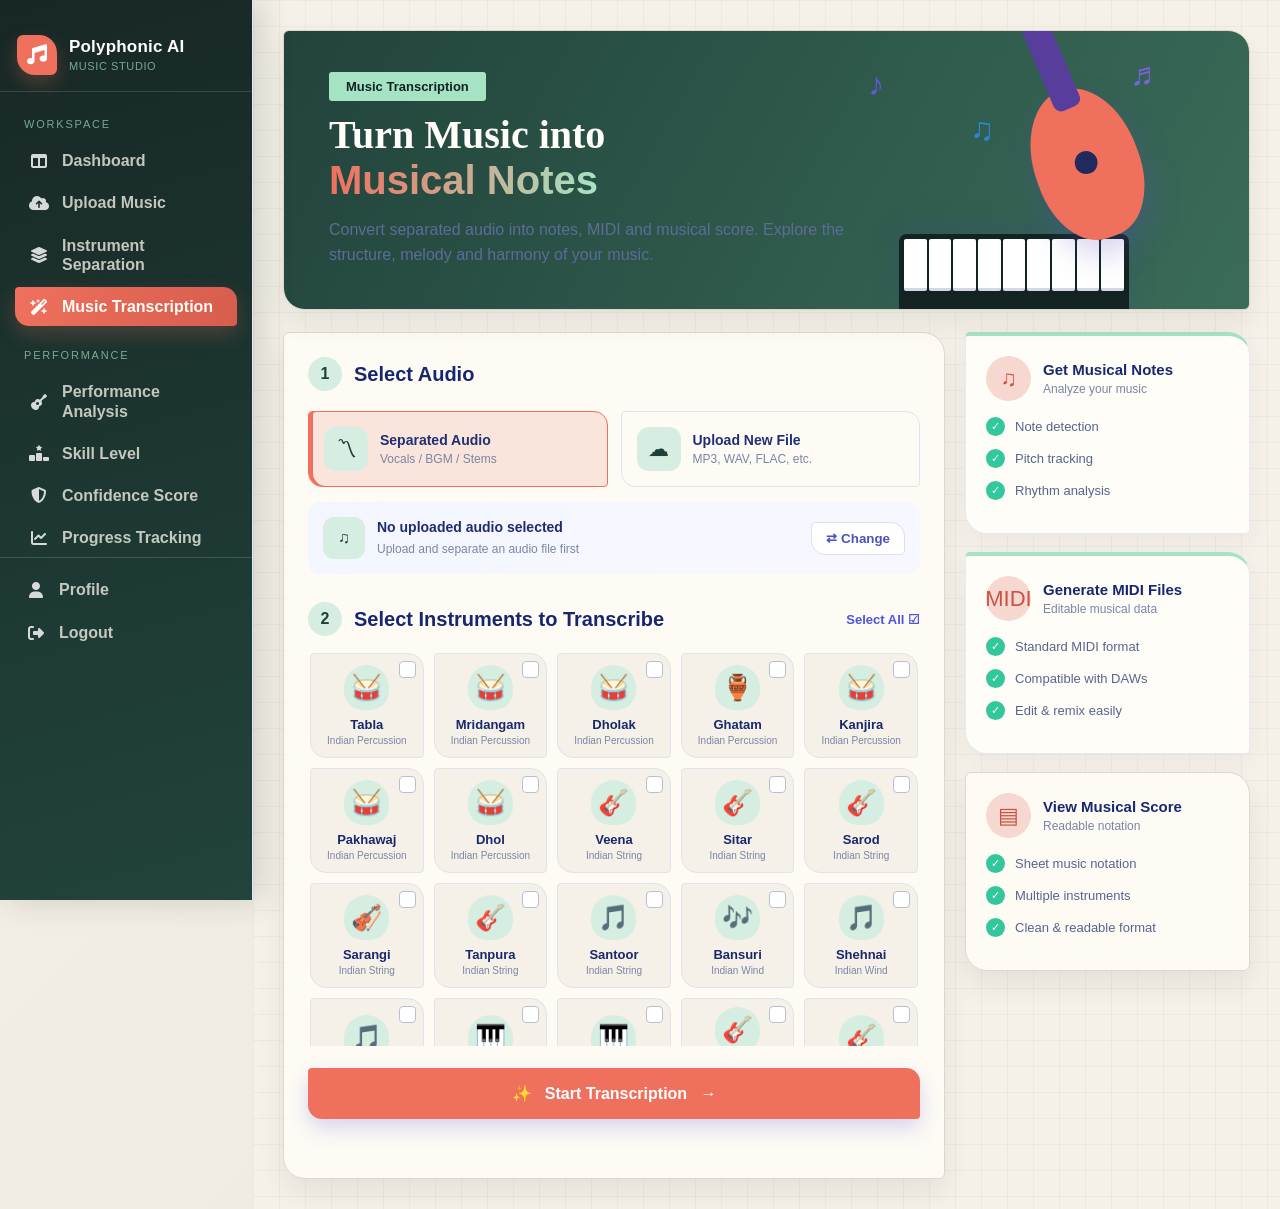
<file: frontend/transcription.html>
<!DOCTYPE html>
<html lang="en">

<head>

    <meta charset="UTF-8">
    <meta name="viewport" content="width=device-width, initial-scale=1.0">

    <title>Music Transcription | Polyphonic AI</title>

    <style>

        /* =====================================================
           RESET
        ===================================================== */

        * {
            margin: 0;
            padding: 0;
            box-sizing: border-box;
            font-family: Arial, Helvetica, sans-serif;
        }


        body {

            background:
                linear-gradient(
                    135deg,
                    #f7f9ff,
                    #eef4ff,
                    #faf5ff
                );

            min-height: 100vh;

            color: #17245f;
        }


        /* =====================================================
           NAVBAR
        ===================================================== */

        .navbar {

            height: 68px;

            background: white;

            display: flex;

            align-items: center;

            justify-content: space-between;

            padding: 0 28px;

            border-bottom: 1px solid #e5e8f4;

            position: sticky;

            top: 0;

            z-index: 100;
        }


        .logo {

            display: flex;

            align-items: center;

            gap: 12px;

            font-size: 25px;

            font-weight: 700;

            color: #172d78;
        }


        .logo-icon {

            width: 42px;

            height: 42px;

            border-radius: 12px;

            display: flex;

            align-items: center;

            justify-content: center;

            color: white;

            font-size: 23px;

            background:
                linear-gradient(
                    135deg,
                    #674cff,
                    #2f8cff
                );

            box-shadow:
                0 7px 18px rgba(80,80,220,0.20);
        }


        .nav-right {

            display: flex;

            align-items: center;

            gap: 25px;
        }


        .notification {

            font-size: 22px;

            color: #243b83;

            cursor: pointer;
        }


        .profile {

            display: flex;

            align-items: center;

            gap: 10px;

            padding: 7px 13px;

            border-radius: 20px;

            background: #f4f5ff;

            color: #182d78;

            font-weight: 600;

            cursor: pointer;
        }


        .profile-circle {

            width: 35px;

            height: 35px;

            border-radius: 50%;

            display: flex;

            justify-content: center;

            align-items: center;

            color: white;

            background:
                linear-gradient(
                    135deg,
                    #6448df,
                    #327fe8
                );
        }


        /* =====================================================
           LAYOUT
        ===================================================== */

        .layout {

            display: flex;

            min-height: calc(100vh - 68px);
        }


        /* =====================================================
           SIDEBAR
        ===================================================== */

        .sidebar {

            width: 225px;

            background:
                rgba(255,255,255,0.88);

            border-right: 1px solid #e3e8f5;

            padding: 25px 15px;

            flex-shrink: 0;
        }


        .menu-title {

            color: #8a94b5;

            font-size: 12px;

            font-weight: 700;

            text-transform: uppercase;

            padding: 0 15px;

            margin-bottom: 12px;

            letter-spacing: 1px;
        }


        .menu-item {

            display: flex;

            align-items: center;

            gap: 13px;

            padding: 13px 15px;

            margin-bottom: 6px;

            border-radius: 12px;

            text-decoration: none;

            color: #52618e;

            font-size: 15px;

            font-weight: 600;

            transition: 0.25s;
        }


        .menu-item:hover {

            background: #f1f2ff;

            color: #5144dd;
        }


        .menu-item.active {

            background:
                linear-gradient(
                    90deg,
                    #efebff,
                    #edf5ff
                );

            color: #503ee2;

            box-shadow:
                inset 3px 0 0 #644cff;
        }


        .menu-icon {

            width: 25px;

            text-align: center;

            font-size: 20px;
        }


        /* =====================================================
           MAIN
        ===================================================== */

        .main {

            flex: 1;

            padding: 30px;

            overflow: hidden;
        }


        /* =====================================================
           HERO
        ===================================================== */

        .hero {

            min-height: 245px;

            border-radius: 20px;

            padding: 35px 45px;

            position: relative;

            overflow: hidden;

            background:
                linear-gradient(
                    110deg,
                    #f8edff,
                    #edf4ff 55%,
                    #e9fbff
                );

            border: 1px solid #e6e9ff;

            display: flex;

            align-items: center;

            margin-bottom: 22px;
        }


        .hero-content {

            position: relative;

            z-index: 2;

            max-width: 550px;
        }


        .badge {

            display: inline-block;

            padding: 7px 17px;

            border-radius: 20px;

            background: #efe3ff;

            color: #7140dc;

            font-size: 13px;

            font-weight: 700;

            margin-bottom: 12px;
        }


        .hero h1 {

            font-size: 40px;

            line-height: 1.12;

            margin-bottom: 13px;

            color: #182a76;
        }


        .gradient-text {

            background:
                linear-gradient(
                    90deg,
                    #1b8fe9,
                    #6848ee
                );

            -webkit-background-clip: text;

            -webkit-text-fill-color: transparent;
        }


        .hero p {

            color: #5c6c98;

            font-size: 16px;

            line-height: 1.6;

            max-width: 550px;
        }


        /* =====================================================
           HERO MUSIC ART
        ===================================================== */

        .hero-art {

            position: absolute;

            right: 35px;

            top: 0;

            width: 43%;

            height: 100%;

            pointer-events: none;
        }


        .music-note {

            position: absolute;

            font-size: 32px;

            color: #6b58ed;

            opacity: 0.85;
        }


        .note-1 {

            top: 35px;

            right: 330px;
        }


        .note-2 {

            top: 80px;

            right: 220px;

            color: #298fe9;
        }


        .note-3 {

            bottom: 40px;

            right: 130px;
        }


        .note-4 {

            top: 25px;

            right: 60px;

            color: #8362ef;
        }


        .piano {

            position: absolute;

            bottom: 0;

            left: 100px;

            width: 230px;

            height: 75px;

            border-radius: 8px 8px 0 0;

            background: #26307d;

            box-shadow:
                0 -8px 30px rgba(50,60,160,0.15);
        }


        .keys {

            display: flex;

            height: 62px;

            padding: 5px;

            gap: 2px;
        }


        .key {

            background: white;

            flex: 1;

            border-radius: 2px;

            border-bottom: 3px solid #d4d7e7;
        }


        .guitar {

            position: absolute;

            width: 105px;

            height: 155px;

            border-radius: 50% 50% 45% 45%;

            background:
                linear-gradient(
                    145deg,
                    #6b5ee9,
                    #9d68e9
                );

            right: 75px;

            top: 55px;

            transform: rotate(-20deg);

            box-shadow:
                0 15px 30px rgba(90,80,190,0.25);
        }


        .guitar::before {

            content: "";

            position: absolute;

            width: 28px;

            height: 95px;

            background: #573e9d;

            top: -75px;

            left: 39px;

            border-radius: 8px;

            transform: rotate(-3deg);
        }


        .guitar::after {

            content: "";

            position: absolute;

            width: 23px;

            height: 23px;

            background: #22295c;

            border-radius: 50%;

            left: 41px;

            top: 65px;
        }


        /* =====================================================
           CONTENT GRID
        ===================================================== */

        .content-grid {

            display: grid;

            grid-template-columns: minmax(0, 1fr) 285px;

            gap: 20px;
        }


        /* =====================================================
           MAIN CARD
        ===================================================== */

        .card {

            background: white;

            border-radius: 18px;

            border: 1px solid #e7e9f3;

            box-shadow:
                0 8px 25px rgba(55,65,120,0.06);

            padding: 24px;
        }


        .section-title {

            display: flex;

            align-items: center;

            gap: 12px;

            margin-bottom: 20px;
        }


        .number {

            width: 34px;

            height: 34px;

            border-radius: 50%;

            background:
                linear-gradient(
                    135deg,
                    #6a48ec,
                    #396fea
                );

            color: white;

            display: flex;

            align-items: center;

            justify-content: center;

            font-weight: 700;
        }


        .section-title h2 {

            font-size: 20px;

            color: #17276e;
        }


        /* =====================================================
           AUDIO SELECTION
        ===================================================== */

        .audio-options {

            display: grid;

            grid-template-columns:
                repeat(2, minmax(0, 1fr));

            gap: 13px;

            margin-bottom: 15px;
        }


        .audio-option {

            border: 1.5px solid #dfe3ef;

            border-radius: 13px;

            padding: 15px;

            display: flex;

            align-items: center;

            gap: 12px;

            cursor: pointer;

            transition: 0.25s;
        }


        .audio-option:hover {

            border-color: #7864ef;

            background: #faf9ff;
        }


        .audio-option.selected {

            border-color: #7255ed;

            background:
                linear-gradient(
                    135deg,
                    #f5f0ff,
                    #f2f6ff
                );

            box-shadow:
                0 4px 15px rgba(95,80,220,0.08);
        }


        .audio-icon {

            width: 44px;

            height: 44px;

            border-radius: 12px;

            display: flex;

            align-items: center;

            justify-content: center;

            color: white;

            background:
                linear-gradient(
                    135deg,
                    #704cf1,
                    #387fed
                );

            font-size: 21px;

            flex-shrink: 0;
        }


        .audio-option h3 {

            font-size: 14px;

            color: #202f73;

            margin-bottom: 4px;
        }


        .audio-option p {

            font-size: 12px;

            color: #7a85a3;
        }


        /* =====================================================
           AUDIO FILE
        ===================================================== */

        .audio-file {

            display: flex;

            align-items: center;

            justify-content: space-between;

            background:
                linear-gradient(
                    90deg,
                    #f4f6ff,
                    #f7f8ff
                );

            padding: 15px;

            border-radius: 12px;

            margin-bottom: 28px;
        }


        .audio-file-left {

            display: flex;

            align-items: center;

            gap: 12px;
        }


        .audio-file-icon {

            width: 42px;

            height: 42px;

            border-radius: 11px;

            background: #6253e9;

            color: white;

            display: flex;

            align-items: center;

            justify-content: center;
        }


        .audio-file strong {

            display: block;

            font-size: 14px;

            color: #1e2c70;

            margin-bottom: 4px;
        }


        .audio-file span {

            color: #7b86a5;

            font-size: 12px;
        }

        .instrument-audio-preview {
            margin: 16px 0;
            padding: 14px;
            border: 1px solid #dfe5f4;
            border-radius: 12px;
            background: #f7f9ff;
        }

        .instrument-audio-preview strong {
            display: block;
            margin-bottom: 8px;
            color: #243678;
            font-size: 13px;
        }

        .instrument-audio-preview audio {
            width: 100%;
            height: 38px;
        }


        .change-btn {

            border: 1px solid #dce0ef;

            background: white;

            color: #4c51bf;

            padding: 8px 14px;

            border-radius: 8px;

            cursor: pointer;

            font-weight: 600;
        }


        /* =====================================================
           INSTRUMENTS
        ===================================================== */

        .instrument-header {

            display: flex;

            justify-content: space-between;

            align-items: center;

            margin-bottom: 15px;
        }


        .select-all {

            color: #4d55dd;

            font-size: 13px;

            cursor: pointer;

            font-weight: 600;
        }


        .instrument-grid {

            display: grid;

            grid-template-columns:
                repeat(5, minmax(100px, 1fr));

            gap: 10px;

            max-height: 395px;

            overflow-y: auto;

            padding: 2px;
        }


        .instrument {

            min-height: 105px;

            border: 1.5px solid #e0e3ed;

            border-radius: 13px;

            background: white;

            display: flex;

            flex-direction: column;

            align-items: center;

            justify-content: center;

            position: relative;

            cursor: pointer;

            transition: 0.25s;

            padding: 8px;
        }


        .instrument:hover {

            border-color: #8067ed;

            transform: translateY(-2px);
        }


        .instrument.selected {

            border-color: #6947ed;

            background:
                linear-gradient(
                    145deg,
                    #f5efff,
                    #f0f6ff
                );

            box-shadow:
                0 5px 15px rgba(100,75,230,0.09);
        }


        .instrument-icon {

            width: 45px;

            height: 45px;

            border-radius: 50%;

            background:
                linear-gradient(
                    135deg,
                    #f1e9ff,
                    #e8f1ff
                );

            display: flex;

            align-items: center;

            justify-content: center;

            font-size: 25px;

            margin-bottom: 7px;
        }


        .instrument-name {

            font-size: 13px;

            font-weight: 700;

            color: #19286d;

            text-align: center;
        }


        .instrument-type {

            font-size: 10px;

            color: #7b85a4;

            margin-top: 3px;

            text-align: center;
        }


        .check {

            position: absolute;

            top: 7px;

            right: 7px;

            width: 17px;

            height: 17px;

            border-radius: 4px;

            border: 1px solid #b9bfd2;

            background: white;

            display: flex;

            align-items: center;

            justify-content: center;

            font-size: 10px;

            color: white;
        }


        .instrument.selected .check {

            background: #6249e7;

            border-color: #6249e7;
        }


        /* =====================================================
           START BUTTON
        ===================================================== */

        .start-btn {

            width: 100%;

            border: none;

            border-radius: 12px;

            padding: 16px;

            margin-top: 22px;

            color: white;

            font-size: 16px;

            font-weight: 700;

            cursor: pointer;

            background:
                linear-gradient(
                    90deg,
                    #6846ef,
                    #318fe9
                );

            box-shadow:
                0 9px 20px rgba(82,73,220,0.22);

            transition: 0.25s;
        }


        .start-btn:hover {

            transform: translateY(-2px);

            box-shadow:
                0 12px 25px rgba(82,73,220,0.30);
        }


        .start-btn:disabled {

            background: #a5a8b7;

            cursor: not-allowed;

            transform: none;

            box-shadow: none;
        }


        /* =====================================================
           RIGHT INFORMATION
        ===================================================== */

        .side-card {

            background: white;

            border-radius: 18px;

            border: 1px solid #e7e9f3;

            padding: 20px;

            margin-bottom: 18px;

            box-shadow:
                0 8px 25px rgba(55,65,120,0.05);
        }


        .side-card-header {

            display: flex;

            align-items: center;

            gap: 12px;

            margin-bottom: 16px;
        }


        .side-icon {

            width: 45px;

            height: 45px;

            border-radius: 50%;

            display: flex;

            align-items: center;

            justify-content: center;

            font-size: 22px;

            color: #624ae8;

            background:
                linear-gradient(
                    135deg,
                    #eee8ff,
                    #e6f2ff
                );
        }


        .side-card h3 {

            color: #17286e;

            font-size: 15px;
        }


        .side-card p {

            color: #7a85a4;

            font-size: 12px;

            margin-top: 4px;
        }


        .check-list {

            list-style: none;
        }


        .check-list li {

            display: flex;

            align-items: center;

            gap: 10px;

            color: #56658d;

            font-size: 13px;

            margin-bottom: 13px;
        }


        .green-check {

            width: 19px;

            height: 19px;

            border-radius: 50%;

            background: #35c79c;

            color: white;

            display: flex;

            align-items: center;

            justify-content: center;

            font-size: 11px;

            flex-shrink: 0;
        }


        .midi-card {

            background:
                linear-gradient(
                    145deg,
                    #eef7ff,
                    #f5fbff
                );
        }


        .score-card {

            background:
                linear-gradient(
                    145deg,
                    #effcf8,
                    #f8fffd
                );
        }


        /* =====================================================
           RESULT
        ===================================================== */

        .result {

            display: none;

            margin-top: 20px;

            background:
                linear-gradient(
                    135deg,
                    #f0fff8,
                    #f3f8ff
                );

            border: 1px solid #bce8d5;

            border-radius: 15px;

            padding: 22px;
        }


        .result h2 {

            color: #168353;

            margin-bottom: 10px;

            font-size: 19px;
        }


        .result p {

            color: #596b8f;

            margin-bottom: 8px;

            font-size: 14px;
        }


        .notes-box {

            background: white;

            border-radius: 10px;

            padding: 12px;

            max-height: 180px;

            overflow-y: auto;

            margin-top: 12px;

            font-family: monospace;

            font-size: 12px;

            color: #39466f;
        }


        /* =====================================================
           MESSAGE
        ===================================================== */

        #message {

            text-align: center;

            margin-top: 15px;

            min-height: 20px;

            font-size: 14px;

            font-weight: 600;
        }


        .success {

            color: #1d995b;
        }


        .error {

            color: #df4254;
        }


        /* =====================================================
           RESPONSIVE
        ===================================================== */

        @media(max-width:1200px) {

            .instrument-grid {

                grid-template-columns:
                    repeat(4, 1fr);
            }

            .content-grid {

                grid-template-columns: 1fr;
            }

            .side-section {

                display: grid;

                grid-template-columns:
                    repeat(3, 1fr);

                gap: 15px;
            }
        }


        @media(max-width:900px) {

            .sidebar {

                width: 70px;

                padding: 20px 8px;
            }

            .menu-item span:not(.menu-icon) {

                display: none;
            }

            .menu-title {

                display: none;
            }

            .menu-item {

                justify-content: center;
            }

            .hero-art {

                opacity: 0.3;
            }

            .instrument-grid {

                grid-template-columns:
                    repeat(3, 1fr);
            }
        }


        @media(max-width:650px) {

            .main {

                padding: 15px;
            }

            .navbar {

                padding: 0 15px;
            }

            .logo {

                font-size: 19px;
            }

            .sidebar {

                display: none;
            }

            .hero {

                padding: 25px;

                min-height: 250px;
            }

            .hero h1 {

                font-size: 30px;
            }

            .audio-options {

                grid-template-columns: 1fr;
            }

            .instrument-grid {

                grid-template-columns:
                    repeat(2, 1fr);
            }

            .side-section {

                display: block;
            }

        }

    
.transcription-action {
    display: inline-flex;
    align-items: center;
    gap: 6px;
    padding: 8px 14px;
    border-radius: 10px;
    border: 1px solid #c7d2fe;
    background: #eef2ff;
    color: #4338ca;
    font-weight: 600;
    font-size: 13px;
    cursor: pointer;
    text-decoration: none;
}
.transcription-action:hover { background: #e0e7ff; }
</style>

    <link rel="stylesheet" href="sidebar.css">

</head>


<body>


<!-- =========================================================
     LAYOUT
========================================================= -->

<div class="layout">


    <!-- =====================================================
         SIDEBAR
    ===================================================== -->

    <div id="sidebarContainer" data-active="transcription"></div>
    <aside class="sidebar legacy-sidebar">

        <div class="menu-title">
            Workspace
        </div>


        <a
            href="dashboard.html"
            class="menu-item"
        >

            <span class="menu-icon">
                ⌂
            </span>

            <span>
                Home
            </span>

        </a>


        <a
            href="upload.html"
            class="menu-item"
        >

            <span class="menu-icon">
                ☁
            </span>

            <span>
                Upload
            </span>

        </a>


        <a
            href="separation.html"
            class="menu-item"
        >

            <span class="menu-icon">
                〽
            </span>

            <span>
                Separation
            </span>

        </a>


        <a
            href="transcription.html"
            class="menu-item active"
        >

            <span class="menu-icon">
                ♫
            </span>

            <span>
                Transcription
            </span>

        </a>


        <a
            href="performance.html"
            class="menu-item"
        >

            <span class="menu-icon">
                ◉
            </span>

            <span>
                Performance
            </span>

        </a>


        <a
            href="progress.html"
            class="menu-item"
        >

            <span class="menu-icon">
                ▦
            </span>

            <span>
                Progress
            </span>

        </a>


    </aside>



    <!-- =====================================================
         MAIN
    ===================================================== -->

    <main class="main">


        <!-- =================================================
             HERO
        ================================================= -->

        <section class="hero">


            <div class="hero-content">

                <span class="badge">
                    Music Transcription
                </span>


                <h1>

                    Turn Music into

                    <br>

                    <span class="gradient-text">
                        Musical Notes
                    </span>

                </h1>


                <p>

                    Convert separated audio into notes,
                    MIDI and musical score. Explore the
                    structure, melody and harmony of your music.

                </p>

            </div>


            <div class="hero-art">

                <div class="music-note note-1">
                    ♪
                </div>

                <div class="music-note note-2">
                    ♫
                </div>

                <div class="music-note note-3">
                    ♪
                </div>

                <div class="music-note note-4">
                    ♬
                </div>


                <div class="piano">

                    <div class="keys">

                        <div class="key"></div>
                        <div class="key"></div>
                        <div class="key"></div>
                        <div class="key"></div>
                        <div class="key"></div>
                        <div class="key"></div>
                        <div class="key"></div>
                        <div class="key"></div>
                        <div class="key"></div>

                    </div>

                </div>


                <div class="guitar"></div>

            </div>

        </section>



        <!-- =================================================
             CONTENT
        ================================================= -->

        <div class="content-grid">


            <!-- =============================================
                 LEFT MAIN CARD
            ============================================= -->

            <section class="card">


                <!-- =========================================
                     STEP 1
                ========================================= -->

                <div class="section-title">

                    <div class="number">
                        1
                    </div>

                    <h2>
                        Select Audio
                    </h2>

                </div>


                <div class="audio-options">


                    <div
                        class="audio-option selected"
                        id="separatedOption"
                        onclick="selectAudioType('separated')"
                    >

                        <div class="audio-icon">
                            〽
                        </div>

                        <div>

                            <h3>
                                Separated Audio
                            </h3>

                            <p>
                                Vocals / BGM / Stems
                            </p>

                        </div>

                    </div>


                    <div
                        class="audio-option"
                        id="uploadOption"
                        onclick="selectAudioType('upload')"
                    >

                        <div class="audio-icon">
                            ☁
                        </div>

                        <div>

                            <h3>
                                Upload New File
                            </h3>

                            <p>
                                MP3, WAV, FLAC, etc.
                            </p>

                        </div>

                    </div>


                </div>


                <!-- AUDIO FILE -->

                <div class="audio-file">

                    <div class="audio-file-left">

                        <div class="audio-file-icon">
                            ♫
                        </div>

                        <div>

                            <strong id="audioFileName">
                                No separated audio selected
                            </strong>

                            <span id="audioFileDetails">
                                Complete separation first
                            </span>

                        </div>

                    </div>


                    <button
                        class="change-btn"
                        onclick="changeAudio()"
                    >
                        ⇄ Change
                    </button>

                </div>



                <!-- =========================================
                     STEP 2
                ========================================= -->

                <div class="instrument-header">

                    <div class="section-title"
                         style="margin-bottom:0;">

                        <div class="number">
                            2
                        </div>

                        <h2>
                            Select Instruments to Transcribe
                        </h2>

                    </div>


                    <div
                        class="select-all"
                        onclick="toggleAllInstruments()"
                    >
                        Select All ☑
                    </div>

                </div>



                <!-- INSTRUMENTS -->

                <div
                    class="instrument-grid"
                    id="instrumentGrid"
                ></div>



                <!-- START -->

                <button
                    class="start-btn"
                    id="startBtn"
                    onclick="startTranscription()"
                >

                    ✨ &nbsp;
                    Start Transcription
                    &nbsp; →

                </button>



                <!-- MESSAGE -->

                <div id="message"></div>



                <!-- RESULT -->

                <div
                    class="result"
                    id="result"
                >

                    <h2>
                        ✓ Transcription Completed
                    </h2>


                    <p>
                        Instrument:
                        <strong id="resultInstrument"></strong>
                    </p>


                    <p>
                        Musical notes detected:
                        <strong id="noteCount"></strong>
                    </p>

                    <div class="instrument-audio-preview">
                        <strong id="resultAudioLabel">Selected instrument audio</strong>
                        <audio id="resultInstrumentAudio" controls preload="metadata"></audio>
                    </div>


                    <div class="notes-box" id="notesBox"></div>

                    <button type="button" class="start-btn" onclick="continueToPerformance()">
                        Continue to Performance Analysis &nbsp; →
                    </button>

                </div>


            </section>



            <!-- =============================================
                 RIGHT SIDE
            ============================================= -->

            <section class="side-section">


                <!-- MUSIC NOTES -->

                <div class="side-card">

                    <div class="side-card-header">

                        <div class="side-icon">
                            ♫
                        </div>

                        <div>

                            <h3>
                                Get Musical Notes
                            </h3>

                            <p>
                                Analyze your music
                            </p>

                        </div>

                    </div>


                    <ul class="check-list">

                        <li>

                            <span class="green-check">
                                ✓
                            </span>

                            Note detection

                        </li>


                        <li>

                            <span class="green-check">
                                ✓
                            </span>

                            Pitch tracking

                        </li>


                        <li>

                            <span class="green-check">
                                ✓
                            </span>

                            Rhythm analysis

                        </li>

                    </ul>

                </div>



                <!-- MIDI -->

                <div class="side-card midi-card">

                    <div class="side-card-header">

                        <div class="side-icon">
                            MIDI
                        </div>

                        <div>

                            <h3>
                                Generate MIDI Files
                            </h3>

                            <p>
                                Editable musical data
                            </p>

                        </div>

                    </div>


                    <ul class="check-list">

                        <li>

                            <span class="green-check">
                                ✓
                            </span>

                            Standard MIDI format

                        </li>


                        <li>

                            <span class="green-check">
                                ✓
                            </span>

                            Compatible with DAWs

                        </li>


                        <li>

                            <span class="green-check">
                                ✓
                            </span>

                            Edit & remix easily

                        </li>

                    </ul>

                </div>



                <!-- MUSICAL SCORE -->

                <div class="side-card score-card">

                    <div class="side-card-header">

                        <div class="side-icon">
                            ▤
                        </div>

                        <div>

                            <h3>
                                View Musical Score
                            </h3>

                            <p>
                                Readable notation
                            </p>

                        </div>

                    </div>


                    <ul class="check-list">

                        <li>

                            <span class="green-check">
                                ✓
                            </span>

                            Sheet music notation

                        </li>


                        <li>

                            <span class="green-check">
                                ✓
                            </span>

                            Multiple instruments

                        </li>


                        <li>

                            <span class="green-check">
                                ✓
                            </span>

                            Clean & readable format

                        </li>

                    </ul>

                </div>


            </section>

        </div>

    </main>

</div>



<script>


// ============================================================
// BACKEND
// ============================================================

const BASE_API =
    `${window.location.origin}/api`;


// ============================================================
// 20 INSTRUMENTS
// ============================================================

const instruments = [

    {
        name: "Tabla",
        type: "Indian Percussion",
        icon: "🥁"
    },

    {
        name: "Mridangam",
        type: "Indian Percussion",
        icon: "🥁"
    },

    {
        name: "Dholak",
        type: "Indian Percussion",
        icon: "🥁"
    },

    {
        name: "Ghatam",
        type: "Indian Percussion",
        icon: "🏺"
    },

    {
        name: "Kanjira",
        type: "Indian Percussion",
        icon: "🥁"
    },

    {
        name: "Pakhawaj",
        type: "Indian Percussion",
        icon: "🥁"
    },

    {
        name: "Dhol",
        type: "Indian Percussion",
        icon: "🥁"
    },

    {
        name: "Veena",
        type: "Indian String",
        icon: "🎸"
    },

    {
        name: "Sitar",
        type: "Indian String",
        icon: "🎸"
    },

    {
        name: "Sarod",
        type: "Indian String",
        icon: "🎸"
    },

    {
        name: "Sarangi",
        type: "Indian String",
        icon: "🎻"
    },

    {
        name: "Tanpura",
        type: "Indian String",
        icon: "🎸"
    },

    {
        name: "Santoor",
        type: "Indian String",
        icon: "🎵"
    },

    {
        name: "Bansuri",
        type: "Indian Wind",
        icon: "🎶"
    },

    {
        name: "Shehnai",
        type: "Indian Wind",
        icon: "🎵"
    },

    {
        name: "Nadaswaram",
        type: "Indian Wind",
        icon: "🎵"
    },

    {
        name: "Harmonium",
        type: "Keyboard",
        icon: "🎹"
    },

    {
        name: "Piano",
        type: "Keyboard",
        icon: "🎹"
    },

    {
        name: "Acoustic Guitar",
        type: "String",
        icon: "🎸"
    },

    {
        name: "Bass Guitar",
        type: "String",
        icon: "🎸"
    }

];


// ============================================================
// SELECTED INSTRUMENTS
// ============================================================

let selectedInstruments = [];
let activeAudioId = localStorage.getItem("uploaded_audio_id") || "";
let detectedInstrumentData = [];


// ============================================================
// CREATE INSTRUMENT CARDS
// ============================================================

function loadInstruments(detectedInstruments = null) {

    const grid =
        document.getElementById(
            "instrumentGrid"
        );


    grid.innerHTML = "";


    detectedInstrumentData = Array.isArray(detectedInstruments) ? detectedInstruments : [];

    const availableInstruments = Array.isArray(detectedInstruments) && detectedInstruments.length
        ? detectedInstruments.map(item => {
            const name = item.instrument_name || item.instrument || item.name || "Unknown";
            const known = instruments.find(entry => entry.name.toLowerCase() === name.toLowerCase());
            return known || {
                name,
                type: item.source_stem || item.source || "Detected instrument",
                icon: "🎵"
            };
        })
        : instruments;

    selectedInstruments = [];

    availableInstruments.forEach(
        (instrument, index) => {

            const div =
                document.createElement("div");


            div.className =
                "instrument";


            div.dataset.name =
                instrument.name;


            div.onclick =
                function () {

                    toggleInstrument(
                        instrument.name,
                        div
                    );

                };


            div.innerHTML = `

                <div class="check">
                    ✓
                </div>

                <div class="instrument-icon">
                    ${instrument.icon}
                </div>

                <div class="instrument-name">
                    ${instrument.name}
                </div>

                <div class="instrument-type">
                    ${instrument.type}
                </div>

            `;


            grid.appendChild(div);

        }
    );

}


// ============================================================
// TOGGLE INSTRUMENT
// ============================================================

function toggleInstrument(
    name,
    element
) {

    const index =
        selectedInstruments.indexOf(name);


    if (index === -1) {

        selectedInstruments.push(name);

        element.classList.add(
            "selected"
        );

    } else {

        selectedInstruments.splice(
            index,
            1
        );

        element.classList.remove(
            "selected"
        );

    }

}


// ============================================================
// SELECT ALL
// ============================================================

function toggleAllInstruments() {

    const cards =
        document.querySelectorAll(
            ".instrument"
        );


    const availableCards = document.querySelectorAll(".instrument");

    if (
        selectedInstruments.length
        === availableCards.length
    ) {

        selectedInstruments = [];


        cards.forEach(
            card => {

                card.classList.remove(
                    "selected"
                );

            }
        );

    } else {

        selectedInstruments =
                Array.from(availableCards).map(
                instrument =>
                    instrument.dataset.name
            );


        cards.forEach(
            card => {

                card.classList.add(
                    "selected"
                );

            }
        );

    }

}


// ============================================================
// AUDIO TYPE
// ============================================================

function selectAudioType(type) {

    const separated =
        document.getElementById(
            "separatedOption"
        );

    const upload =
        document.getElementById(
            "uploadOption"
        );


    if (type === "separated") {

        separated.classList.add(
            "selected"
        );

        upload.classList.remove(
            "selected"
        );

        loadSeparatedAudio();

    } else {

        upload.classList.add(
            "selected"
        );

        separated.classList.remove(
            "selected"
        );

        window.location.href =
            "upload.html";

    }

}


// ============================================================
// LOAD SEPARATED AUDIO
// ============================================================

function formatAudioDuration(seconds) {
    const totalSeconds = Math.max(0, Math.round(Number(seconds) || 0));
    const minutes = Math.floor(totalSeconds / 60).toString().padStart(2, "0");
    const remainingSeconds = (totalSeconds % 60).toString().padStart(2, "0");
    return `${minutes}:${remainingSeconds}`;
}

async function loadSeparatedAudio() {

    const audioName =
        document.getElementById(
            "audioFileName"
        );

    const audioDetails =
        document.getElementById(
            "audioFileDetails"
        );


    const audioId = localStorage.getItem("uploaded_audio_id");
    activeAudioId = audioId || "";
    const uploadedSong = localStorage.getItem("uploadedSong");
    let separationData = null;

    if (audioId) {
        try {
            const response = await fetch(`${BASE_API}/separation/status/${audioId}`);
            if (response.ok) {
                separationData = await response.json();
            }
        } catch (error) {
            console.warn("Could not load separation status:", error);
        }
    }


    if (separationData?.is_separated) {
        const duration = separationData.full_song?.duration ||
            separationData.bgm?.duration ||
            separationData.duration;
        audioName.textContent = separationData.original_name || uploadedSong || "Uploaded audio";
        audioDetails.textContent = `Separated BGM ready${duration ? ` · Length: ${formatAudioDuration(duration)}` : ""}`;
        loadInstruments(separationData.detected_instruments || []);
        return separationData;
    }

    const cached = localStorage.getItem("cached_separation_result");
    if (cached) {
        try {
            const cachedData = JSON.parse(cached);
            if (cachedData?.is_separated) {
                const duration = cachedData.full_song?.duration || cachedData.bgm?.duration;
                audioName.textContent = cachedData.original_name || uploadedSong || "Uploaded audio";
                audioDetails.textContent = `Separated BGM ready${duration ? ` · Length: ${formatAudioDuration(duration)}` : ""}`;
                loadInstruments(cachedData.detected_instruments || []);
                return cachedData;
            }
        } catch (error) {
            console.warn("Cached separation data invalid:", error);
        }
    }

    if (uploadedSong) {
        audioName.textContent = uploadedSong;
        audioDetails.textContent = "Uploaded audio found. Complete separation to load BGM and instruments.";
        loadInstruments();
        return null;
    }

    audioName.textContent = "No uploaded audio selected";
    audioDetails.textContent = "Upload and separate an audio file first";
    loadInstruments([]);
    return null;

}


// ============================================================
// CHANGE AUDIO
// ============================================================

function changeAudio() {

    window.location.href =
        "separation.html";

}


// ============================================================
// MESSAGE
// ============================================================

function showMessage(
    text,
    type
) {

    const message =
        document.getElementById(
            "message"
        );


    message.textContent =
        text;


    message.className =
        type;

}


// ============================================================
// START TRANSCRIPTION
// ============================================================

async function startTranscription() {


    // --------------------------------------------------------
    // CHECK INSTRUMENT
    // --------------------------------------------------------

    if (
        selectedInstruments.length === 0
    ) {

        showMessage(
            "Please select at least one instrument.",
            "error"
        );

        return;

    }


    // --------------------------------------------------------
    // FIND AUDIO PATH
    // --------------------------------------------------------

    let audioPath =
        localStorage.getItem(
            "bgm_path"
        );


    if (!audioPath) {

        audioPath =
            localStorage.getItem(
                "uploaded_audio_path"
            );

    }


    if (!audioPath) {

        const cached =
            localStorage.getItem(
                "cached_separated_stems"
            );


        if (cached) {

            try {

                const data =
                    JSON.parse(cached);


                audioPath =
                    data.bgm ||
                    data.other ||
                    data.vocals ||
                    "";

            } catch (error) {

                console.log(error);

            }

        }

    }


    if (!audioPath) {

        showMessage(
            "No separated audio found. Please complete audio separation first.",
            "error"
        );

        return;

    }


    // --------------------------------------------------------
    // BUTTON
    // --------------------------------------------------------

    const button =
        document.getElementById(
            "startBtn"
        );


    button.disabled = true;

    button.textContent =
        "Transcribing...";


    showMessage(
        "AI is analyzing the selected audio...",
        ""
    );


    document.getElementById(
        "result"
    ).style.display =
        "none";


    try {


        let finishedCount = 0;
        const transcribeOne = async instrument => {
            const selectedDetection = detectedInstrumentData.find(item =>
                (item.instrument_name || item.instrument || item.name || "").toLowerCase() === instrument.toLowerCase()
            );
            const response = await fetch(`${BASE_API}/transcription/run`, {
                method: "POST",
                headers: { "Content-Type": "application/json" },
                body: JSON.stringify({
                    audio_path: audioPath,
                    audio_id: activeAudioId || null,
                    instrument,
                    instrument_stream_url: selectedDetection?.instrument_stream_url || null
                })
            });
            const data = await response.json();
            if (!response.ok || !data.success) {
                throw new Error(`${instrument}: ${data.message || "Transcription failed"}`);
            }
            return {
                instrument,
                notes: data.result?.notes || [],
                kind: data.result?.kind || "notes",
                tempo: data.result?.tempo_bpm || null,
                midiUrl: data.result?.midi_url || null,
                streamUrl: selectedDetection?.instrument_stream_url || `${BASE_API}/separation/file?audio_id=${encodeURIComponent(activeAudioId)}&instrument=${encodeURIComponent(instrument)}`
            };
        };

        // Two instruments at a time keeps the computer responsive.
        const transcriptionResults = new Array(selectedInstruments.length);
        let nextIndex = 0;
        const worker = async () => {
            while (nextIndex < selectedInstruments.length) {
                const current = nextIndex++;
                transcriptionResults[current] = await transcribeOne(selectedInstruments[current]);
                finishedCount++;
                button.textContent = `Transcribing... ${finishedCount}/${selectedInstruments.length}`;
            }
        };
        button.textContent = `Transcribing... 0/${selectedInstruments.length}`;
        await Promise.all([worker(), worker()]);

        const totalNotes = transcriptionResults.reduce((total, item) => total + item.notes.length, 0);
        document.getElementById("resultInstrument").textContent = transcriptionResults.map(item => item.instrument).join(", ");
        document.getElementById("noteCount").textContent = totalNotes;

        const notesBox = document.getElementById("notesBox");
        window.lastTranscriptionResults = transcriptionResults;
        notesBox.innerHTML = transcriptionResults.map((item, index) => {
            const isHits = item.kind === "hits";
            const noteText = item.notes.length
                ? item.notes.slice(0, 200).map(note => isHits
                    ? `Hit: ${note.note} | Time: ${Number(note.time).toFixed(2)} sec`
                    : `Note: ${note.note} | Pitch: ${Number(note.pitch).toFixed(2)} Hz | Time: ${Number(note.time).toFixed(2)} sec | Length: ${Number(note.duration || 0).toFixed(2)} sec`
                ).join("<br>") + (item.notes.length > 200 ? `<br>… and ${item.notes.length - 200} more (download the MIDI for all of them)` : "")
                : "No musical notes were detected in this instrument audio.";
            const midiLink = item.midiUrl
                ? `<a class="transcription-action" href="${new URL(item.midiUrl, BASE_API).href}" download>⬇ Download MIDI</a>`
                : "";
            const playNotes = item.notes.length
                ? `<button type="button" class="transcription-action" id="synth-btn-${index}" onclick="playTranscribedNotes(${index})">▶ Play transcribed ${isHits ? "hits" : "notes"}</button>`
                : "";
            return `<section class="instrument-transcription-result">
                <h3>${item.instrument} ${isHits ? "Hits" : "Notes"} (${item.notes.length})${item.tempo ? ` · ${item.tempo} BPM` : ""}</h3>
                <p style="margin:4px 0 6px;color:#64748b;font-size:13px;">Isolated ${item.instrument} audio from the song's BGM:</p>
                <audio controls preload="metadata" src="${new URL(item.streamUrl, BASE_API).href}" style="width:100%;"></audio>
                <div style="display:flex;gap:10px;flex-wrap:wrap;margin:10px 0;">${playNotes}${midiLink}</div>
                <div>${noteText}</div>
            </section>`;
        }).join("");

        const firstResult = transcriptionResults[0];
        const instrumentAudio = document.getElementById("resultInstrumentAudio");
        const instrumentAudioLabel = document.getElementById("resultAudioLabel");
        if (instrumentAudio && firstResult) {
            instrumentAudio.src = new URL(firstResult.streamUrl, BASE_API).href;
            instrumentAudio.load();
        }
        if (instrumentAudioLabel && firstResult) instrumentAudioLabel.textContent = `${firstResult.instrument} isolated audio`;


        document.getElementById(
            "result"
        ).style.display =
            "block";


        showMessage(
            "Transcription completed successfully!",
            "success"
        );


        // ====================================================
        // SAVE TRANSCRIPTION
        // ====================================================

        localStorage.setItem(
            "transcription_result",
            JSON.stringify({
                success: true,
                results: transcriptionResults,
                instruments: selectedInstruments
            })
        );
        localStorage.setItem("reference_audio_path", audioPath);
        localStorage.setItem("performance_audio_id", activeAudioId || "");
        localStorage.setItem("performance_instrument", selectedInstruments[0] || "");


    }

    catch (error) {


        console.error(
            "Transcription Error:",
            error
        );


        showMessage(
            error.message ||
            "Transcription failed.",
            "error"
        );

    }


    finally {

        button.disabled =
            false;

        button.innerHTML =
            "✨ &nbsp; Start Transcription &nbsp; →";

    }

}

// ============================================================
// PLAY TRANSCRIBED NOTES (browser synth, no extra files)
// ============================================================

let synthContext = null;
let synthPlayingIndex = null;
let synthStopTimer = null;

function stopTranscribedNotes() {
    if (synthContext) {
        synthContext.close().catch(() => {});
        synthContext = null;
    }
    if (synthStopTimer) clearTimeout(synthStopTimer);
    const button = document.getElementById(`synth-btn-${synthPlayingIndex}`);
    const item = (window.lastTranscriptionResults || [])[synthPlayingIndex];
    if (button && item) button.textContent = `▶ Play transcribed ${item.kind === "hits" ? "hits" : "notes"}`;
    synthPlayingIndex = null;
}

function playTranscribedNotes(index) {
    const item = (window.lastTranscriptionResults || [])[index];
    if (!item || !item.notes.length) return;
    const wasPlaying = synthPlayingIndex === index;
    stopTranscribedNotes();
    if (wasPlaying) return;

    const AudioCtx = window.AudioContext || window.webkitAudioContext;
    if (!AudioCtx) {
        showMessage("This browser cannot synthesize notes. Download the MIDI instead.", "error");
        return;
    }
    document.querySelectorAll("audio").forEach(audio => audio.pause());

    synthContext = new AudioCtx();
    synthPlayingIndex = index;
    const ctx = synthContext;
    const start = ctx.currentTime + 0.1;
    const firstTime = item.notes[0].time || 0;
    const master = ctx.createGain();
    master.gain.value = 0.25;
    master.connect(ctx.destination);
    const isHits = item.kind === "hits";
    let lastEnd = 0;

    item.notes.slice(0, 2000).forEach(note => {
        const t = start + Math.max(0, note.time - firstTime);
        const dur = Math.min(Math.max(Number(note.duration) || 0.1, 0.06), 2.5);
        const gain = ctx.createGain();
        const level = Math.max(0.15, Math.min(1, (note.velocity || 90) / 127));
        const osc = ctx.createOscillator();
        if (isHits) {
            osc.type = "sine";
            const low = note.midi === 36;
            osc.frequency.setValueAtTime(low ? 120 : 330, t);
            osc.frequency.exponentialRampToValueAtTime(low ? 45 : 180, t + 0.12);
            gain.gain.setValueAtTime(level, t);
            gain.gain.exponentialRampToValueAtTime(0.001, t + 0.15);
            osc.start(t);
            osc.stop(t + 0.16);
            lastEnd = Math.max(lastEnd, t + 0.16);
        } else {
            osc.type = "triangle";
            osc.frequency.setValueAtTime(Number(note.pitch) || 440, t);
            gain.gain.setValueAtTime(0.0001, t);
            gain.gain.exponentialRampToValueAtTime(level, t + 0.02);
            gain.gain.setValueAtTime(level, t + Math.max(0.03, dur - 0.05));
            gain.gain.exponentialRampToValueAtTime(0.0001, t + dur);
            osc.start(t);
            osc.stop(t + dur + 0.02);
            lastEnd = Math.max(lastEnd, t + dur + 0.02);
        }
        osc.connect(gain);
        gain.connect(master);
    });

    const button = document.getElementById(`synth-btn-${index}`);
    if (button) button.textContent = "⏹ Stop notes";
    synthStopTimer = setTimeout(stopTranscribedNotes, Math.ceil((lastEnd - ctx.currentTime + 0.3) * 1000));
    showMessage(`Playing the transcribed ${item.instrument} ${isHits ? "hits" : "notes"}.`, "success");
}

function continueToPerformance() {
    if (!activeAudioId && !localStorage.getItem("uploaded_audio_path")) {
        showMessage("Complete audio separation before opening Performance Analysis.", "error");
        return;
    }
    window.location.href = "performance.html";
}


// ============================================================
// LOAD USER
// ============================================================

function loadUser() {

    const user =
        JSON.parse(
            localStorage.getItem("user")
        );


    if (
        user &&
        user.name
    ) {

        const userNameElement = document.getElementById("userName");
            if (userNameElement) userNameElement.textContent = user.name;

    }

}


// ============================================================
// PAGE START
// ============================================================

loadSeparatedAudio();

loadUser();

</script>


<script src="sidebar.js"></script>
</body>

</html>
</file>
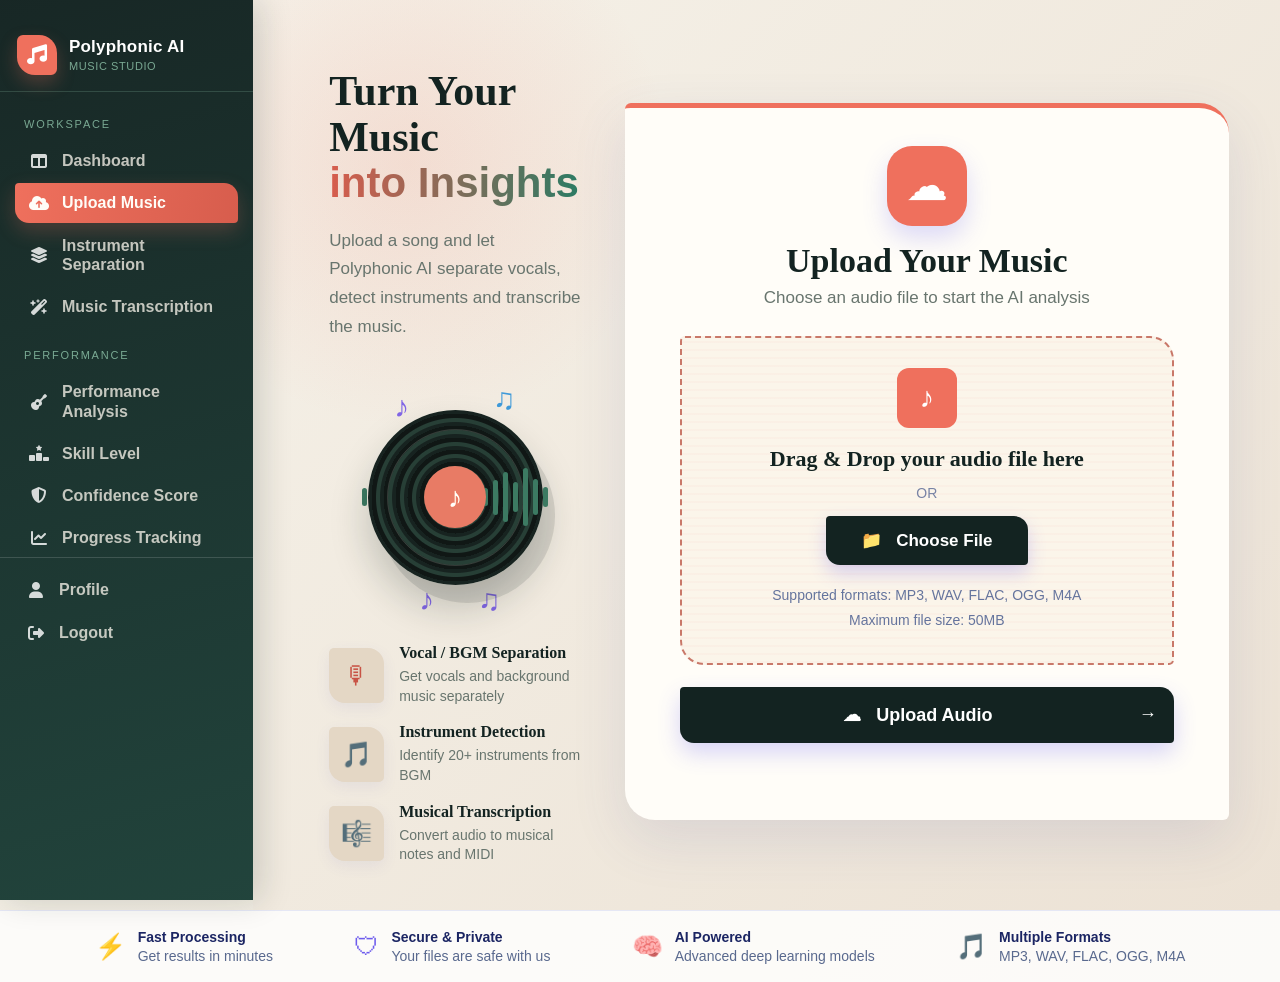
<file: frontend/upload.html>
<!DOCTYPE html>
<html lang="en">

<head>

    <meta charset="UTF-8">
    <meta name="viewport" content="width=device-width, initial-scale=1.0">

    <script>
        if (window.location.protocol === "file:") {
            window.location.replace("/upload.html");
        }
    </script>

    <title>Upload Music | Polyphonic AI</title>

    <style>

        /* =====================================================
           RESET
        ===================================================== */

        * {
            margin: 0;
            padding: 0;
            box-sizing: border-box;
            font-family: Arial, Helvetica, sans-serif;
        }


        /* =====================================================
           BODY
        ===================================================== */

        body {

            min-height: 100vh;

            background:
                linear-gradient(
                    135deg,
                    #f8fbff 0%,
                    #eef5ff 45%,
                    #f7f1ff 100%
                );

            color: #18215f;

        }


        /* =====================================================
           NAVBAR
        ===================================================== */

        .navbar {

            height: 84px;

            background: rgba(255,255,255,0.95);

            display: flex;

            align-items: center;

            justify-content: space-between;

            padding: 0 5%;

            box-shadow:
                0 2px 15px rgba(50,60,120,0.08);

            position: relative;

            z-index: 10;
        }


        .logo {

            display: flex;

            align-items: center;

            gap: 12px;

            font-size: 30px;

            font-weight: 700;

            color: #172267;
        }


        .logo-icon {

            width: 48px;

            height: 48px;

            border-radius: 14px;

            background:
                linear-gradient(
                    135deg,
                    #5d55ff,
                    #8f5bff
                );

            color: white;

            display: flex;

            justify-content: center;

            align-items: center;

            font-size: 26px;

            box-shadow:
                0 8px 20px rgba(93,85,255,0.25);
        }


        /* =====================================================
           NAVIGATION
        ===================================================== */

        .nav-links {

            display: flex;

            align-items: center;

            gap: 38px;
        }


        .nav-links a {

            text-decoration: none;

            color: #52608f;

            font-size: 16px;

            font-weight: 600;

            padding: 29px 5px;

            position: relative;

            transition: 0.3s;
        }


        .nav-links a:hover {

            color: #5148e8;
        }


        .nav-links a.active {

            color: #5148e8;
        }


        .nav-links a.active::after {

            content: "";

            position: absolute;

            bottom: 15px;

            left: 0;

            width: 100%;

            height: 3px;

            border-radius: 10px;

            background:
                linear-gradient(
                    90deg,
                    #4f46ff,
                    #765cff
                );
        }


        /* =====================================================
           USER
        ===================================================== */

        .user-box {

            display: flex;

            align-items: center;

            gap: 10px;

            background: #f2f1ff;

            padding: 11px 16px;

            border-radius: 16px;

            color: #4642c9;

            font-weight: 600;
        }


        .user-icon {

            width: 28px;

            height: 28px;

            border-radius: 50%;

            background: #6157ef;

            color: white;

            display: flex;

            align-items: center;

            justify-content: center;

            font-size: 15px;
        }


        /* =====================================================
           MAIN
        ===================================================== */

        .main {

            min-height: calc(100vh - 84px);

            display: flex;

            padding: 38px 4% 25px;

            gap: 55px;
        }


        /* =====================================================
           LEFT SECTION
        ===================================================== */

        .left-section {

            width: 29%;

            padding: 30px 10px 20px 25px;

            display: flex;

            flex-direction: column;
        }


        .left-section h1 {

            font-size: 42px;

            line-height: 1.1;

            color: #182263;

            margin-bottom: 20px;
        }


        .gradient-text {

            background:
                linear-gradient(
                    90deg,
                    #1898ee,
                    #7355ff
                );

            -webkit-background-clip: text;

            -webkit-text-fill-color: transparent;
        }


        .description {

            font-size: 17px;

            line-height: 1.7;

            color: #52658f;

            max-width: 400px;

            margin-bottom: 30px;
        }


        /* =====================================================
           MUSIC ILLUSTRATION
        ===================================================== */

        .music-art {

            height: 250px;

            position: relative;

            display: flex;

            justify-content: center;

            align-items: center;

            margin-bottom: 22px;
        }


        .record {

            width: 175px;

            height: 175px;

            border-radius: 50%;

            background:
                radial-gradient(
                    circle,
                    #7758ef 0%,
                    #4c4bba 15%,
                    #222c72 17%,
                    #18235e 40%,
                    #101946 70%,
                    #17205d 100%
                );

            box-shadow:
                0 15px 35px rgba(30,40,100,0.25);

            display: flex;

            align-items: center;

            justify-content: center;

            position: relative;
        }


        .record::before {

            content: "";

            position: absolute;

            width: 135px;

            height: 135px;

            border: 1px solid rgba(255,255,255,0.15);

            border-radius: 50%;
        }


        .record-center {

            width: 62px;

            height: 62px;

            border-radius: 50%;

            background:
                linear-gradient(
                    135deg,
                    #7663ff,
                    #d15cff
                );

            display: flex;

            align-items: center;

            justify-content: center;

            color: white;

            font-size: 29px;

            z-index: 2;
        }


        .wave {

            position: absolute;

            width: 120px;

            height: 45px;

            display: flex;

            align-items: center;

            justify-content: center;

            gap: 5px;
        }


        .wave-left {

            left: 5px;
        }


        .wave-right {

            right: 5px;
        }


        .bar {

            width: 5px;

            border-radius: 10px;

            background:
                linear-gradient(
                    #36a9ff,
                    #795cff
                );
        }


        .bar:nth-child(1) { height: 18px; }
        .bar:nth-child(2) { height: 35px; }
        .bar:nth-child(3) { height: 50px; }
        .bar:nth-child(4) { height: 30px; }
        .bar:nth-child(5) { height: 58px; }
        .bar:nth-child(6) { height: 36px; }
        .bar:nth-child(7) { height: 20px; }


        .note {

            position: absolute;

            font-size: 30px;

            color: #795cff;
        }


        .note.one {

            top: 18px;

            left: 65px;
        }


        .note.two {

            top: 10px;

            right: 65px;

            color: #2699ee;
        }


        .note.three {

            bottom: 5px;

            left: 90px;
        }


        .note.four {

            bottom: 5px;

            right: 80px;
        }


        /* =====================================================
           FEATURES
        ===================================================== */

        .features {

            display: flex;

            flex-direction: column;

            gap: 17px;
        }


        .feature {

            display: flex;

            align-items: center;

            gap: 15px;
        }


        .feature-icon {

            min-width: 55px;

            height: 55px;

            border-radius: 50%;

            background:
                linear-gradient(
                    135deg,
                    #eeeaff,
                    #e0e8ff
                );

            display: flex;

            justify-content: center;

            align-items: center;

            font-size: 25px;

            color: #5c52ee;

            box-shadow:
                0 5px 15px rgba(80,80,180,0.08);
        }


        .feature h3 {

            font-size: 16px;

            margin-bottom: 5px;

            color: #182263;
        }


        .feature p {

            font-size: 14px;

            color: #64739b;

            line-height: 1.4;
        }


        /* =====================================================
           RIGHT SECTION
        ===================================================== */

        .right-section {

            flex: 1;

            display: flex;

            align-items: center;

            justify-content: center;
        }


        /* =====================================================
           UPLOAD CARD
        ===================================================== */

        .upload-card {

            width: 100%;

            max-width: 950px;

            background: rgba(255,255,255,0.96);

            border-radius: 25px;

            padding: 38px 55px 40px;

            box-shadow:
                0 20px 55px rgba(65,75,150,0.12);
        }


        .upload-header {

            text-align: center;

            margin-bottom: 28px;
        }


        .upload-icon {

            width: 80px;

            height: 80px;

            margin: auto;

            border-radius: 25px;

            display: flex;

            justify-content: center;

            align-items: center;

            font-size: 42px;

            color: white;

            background:
                linear-gradient(
                    135deg,
                    #7660ff,
                    #6e96ff
                );

            box-shadow:
                0 12px 25px rgba(95,90,240,0.22);
        }


        .upload-header h2 {

            font-size: 34px;

            margin-top: 16px;

            margin-bottom: 8px;

            color: #182263;
        }


        .upload-header p {

            font-size: 17px;

            color: #61719c;
        }


        /* =====================================================
           DROP ZONE
        ===================================================== */

        .drop-zone {

            border: 2px dashed #7c7cff;

            border-radius: 18px;

            min-height: 300px;

            background:
                linear-gradient(
                    135deg,
                    #fbfbff,
                    #f7f7ff
                );

            display: flex;

            align-items: center;

            justify-content: center;

            text-align: center;

            cursor: pointer;

            transition: 0.3s;

            padding: 30px;
        }


        .drop-zone:hover {

            background: #f2f2ff;

            border-color: #584eff;
        }


        .drop-zone.dragover {

            background: #eeeeff;

            border-color: #4f46ff;

            transform: scale(1.01);
        }


        .file-symbol {

            width: 60px;

            height: 60px;

            margin: auto auto 18px;

            border-radius: 12px;

            background:
                linear-gradient(
                    135deg,
                    #6c5ce7,
                    #756bff
                );

            color: white;

            display: flex;

            justify-content: center;

            align-items: center;

            font-size: 29px;
        }


        .drop-zone h3 {

            font-size: 22px;

            color: #182263;

            margin-bottom: 13px;
        }


        .or {

            color: #7883a5;

            margin-bottom: 15px;

            font-size: 14px;
        }


        .choose-btn {

            display: inline-block;

            background:
                linear-gradient(
                    90deg,
                    #684eff,
                    #775bff
                );

            color: white;

            padding: 14px 35px;

            border-radius: 12px;

            font-size: 17px;

            font-weight: 600;

            cursor: pointer;

            box-shadow:
                0 8px 18px rgba(92,75,240,0.22);

            transition: 0.3s;
        }


        .choose-btn:hover {

            transform: translateY(-2px);

            box-shadow:
                0 12px 25px rgba(92,75,240,0.28);
        }


        .formats {

            margin-top: 18px;

            color: #65749d;

            font-size: 14px;

            line-height: 1.8;
        }


        #audioFile {

            display: none;
        }


        /* =====================================================
           SELECTED FILE
        ===================================================== */

        .selected-file {

            margin-top: 20px;

            background:
                linear-gradient(
                    135deg,
                    #f2f1ff,
                    #f6f7ff
                );

            border-radius: 14px;

            padding: 17px 20px;

            display: flex;

            align-items: center;

            justify-content: space-between;

            gap: 15px;

            min-height: 70px;
        }


        .file-info {

            display: flex;

            align-items: center;

            gap: 14px;
        }


        .small-file-icon {

            width: 45px;

            height: 45px;

            border-radius: 10px;

            background: #6d5bed;

            color: white;

            display: flex;

            align-items: center;

            justify-content: center;

            font-size: 21px;
        }


        .file-info strong {

            display: block;

            color: #1b2563;

            margin-bottom: 5px;
        }


        .file-info span {

            color: #7884a6;

            font-size: 13px;
        }


        .remove-btn {

            border: none;

            background: transparent;

            color: #e05268;

            font-size: 22px;

            cursor: pointer;
        }


        /* =====================================================
           UPLOAD BUTTON
        ===================================================== */

        .upload-btn {

            width: 100%;

            margin-top: 22px;

            padding: 17px;

            border: none;

            border-radius: 13px;

            background:
                linear-gradient(
                    90deg,
                    #694cff,
                    #4e5cff
                );

            color: white;

            font-size: 18px;

            font-weight: 600;

            cursor: pointer;

            box-shadow:
                0 10px 22px rgba(83,76,240,0.23);

            transition: 0.3s;
        }


        .upload-btn:hover {

            transform: translateY(-2px);

            box-shadow:
                0 14px 28px rgba(83,76,240,0.30);
        }


        .upload-btn:disabled {

            background: #aaa;

            cursor: not-allowed;

            transform: none;

            box-shadow: none;
        }


        /* =====================================================
           MESSAGE
        ===================================================== */

        #message {

            text-align: center;

            margin-top: 17px;

            font-size: 15px;

            font-weight: 600;

            min-height: 20px;
        }


        .success {

            color: #219653;
        }


        .error {

            color: #e04455;
        }


        /* =====================================================
           SUCCESS RESULT
        ===================================================== */

        .result {

            display: none;

            margin-top: 20px;

            padding: 20px;

            border-radius: 15px;

            background: #f0fff6;

            border: 1px solid #bce8ce;

            text-align: center;
        }


        .result h3 {

            color: #18864b;

            margin-bottom: 10px;
        }


        .result p {

            color: #52658f;

            margin: 6px;
        }


        .continue-btn {

            margin-top: 15px;

            padding: 12px 25px;

            border: none;

            border-radius: 10px;

            background: #554be8;

            color: white;

            cursor: pointer;

            font-size: 15px;

            font-weight: 600;
        }


        /* =====================================================
           BOTTOM INFO
        ===================================================== */

        .bottom-info {

            display: flex;

            justify-content: space-around;

            gap: 20px;

            padding: 18px 5%;

            background: rgba(255,255,255,0.8);

            border-top: 1px solid #e5e7f5;
        }


        .bottom-item {

            display: flex;

            align-items: center;

            gap: 12px;

            color: #59698e;

            font-size: 14px;
        }


        .bottom-item .icon {

            font-size: 25px;

            color: #6d5bed;
        }


        .bottom-item strong {

            display: block;

            color: #1b2563;

            margin-bottom: 3px;
        }


        /* =====================================================
           RESPONSIVE
        ===================================================== */

        @media (max-width: 1100px) {

            .nav-links {

                gap: 18px;
            }

            .main {

                gap: 25px;
            }

            .left-section h1 {

                font-size: 34px;
            }

            .upload-card {

                padding: 30px;
            }
        }


        @media (max-width: 850px) {

            .navbar {

                padding: 0 20px;
            }

            .nav-links {

                display: none;
            }

            .main {

                flex-direction: column;

                padding: 25px;
            }

            .left-section {

                width: 100%;

                padding: 10px;
            }

            .left-section h1 {

                font-size: 35px;
            }

            .music-art {

                display: none;
            }

            .features {

                margin-bottom: 20px;
            }

            .bottom-info {

                flex-wrap: wrap;
            }
        }

    </style>

    <link rel="stylesheet" href="sidebar.css">

</head>


<body>


<!-- =========================================================
     NAVBAR
========================================================= -->

<div id="sidebarContainer" data-active="upload"></div>
<!-- =========================================================
     MAIN CONTENT
========================================================= -->

<main class="main">


    <!-- =====================================================
         LEFT SIDE
    ===================================================== -->

    <section class="left-section">


        <h1>

            Turn Your Music

            <br>

            <span class="gradient-text">
                into Insights
            </span>

        </h1>


        <p class="description">

            Upload a song and let Polyphonic AI
            separate vocals, detect instruments
            and transcribe the music.

        </p>


        <!-- MUSIC ART -->

        <div class="music-art">

            <span class="note one">♪</span>

            <span class="note two">♫</span>

            <span class="note three">♪</span>

            <span class="note four">♫</span>


            <div class="wave wave-left">

                <span class="bar"></span>
                <span class="bar"></span>
                <span class="bar"></span>
                <span class="bar"></span>
                <span class="bar"></span>
                <span class="bar"></span>
                <span class="bar"></span>

            </div>


            <div class="record">

                <div class="record-center">
                    ♪
                </div>

            </div>


            <div class="wave wave-right">

                <span class="bar"></span>
                <span class="bar"></span>
                <span class="bar"></span>
                <span class="bar"></span>
                <span class="bar"></span>
                <span class="bar"></span>
                <span class="bar"></span>

            </div>

        </div>


        <!-- FEATURES -->

        <div class="features">


            <div class="feature">

                <div class="feature-icon">
                    🎙
                </div>

                <div>

                    <h3>
                        Vocal / BGM Separation
                    </h3>

                    <p>
                        Get vocals and background
                        music separately
                    </p>

                </div>

            </div>



            <div class="feature">

                <div class="feature-icon">
                    🎵
                </div>

                <div>

                    <h3>
                        Instrument Detection
                    </h3>

                    <p>
                        Identify 20+ instruments
                        from BGM
                    </p>

                </div>

            </div>



            <div class="feature">

                <div class="feature-icon">
                    🎼
                </div>

                <div>

                    <h3>
                        Musical Transcription
                    </h3>

                    <p>
                        Convert audio to musical
                        notes and MIDI
                    </p>

                </div>

            </div>


        </div>

    </section>



    <!-- =====================================================
         RIGHT SIDE
    ===================================================== -->

    <section class="right-section">


        <div class="upload-card">


            <!-- HEADER -->

            <div class="upload-header">

                <div class="upload-icon">
                    ☁
                </div>

                <h2>
                    Upload Your Music
                </h2>

                <p>
                    Choose an audio file to start the AI analysis
                </p>

            </div>



            <!-- DROP ZONE -->

            <div
                class="drop-zone"
                id="dropZone"
            >

                <div>

                    <div class="file-symbol">
                        ♪
                    </div>


                    <h3>
                        Drag & Drop your audio file here
                    </h3>


                    <div class="or">
                        OR
                    </div>


                    <label
                        for="audioFile"
                        class="choose-btn"
                    >
                        📁 &nbsp; Choose File
                    </label>


                    <input
                        type="file"
                        id="audioFile"
                        name="file"
                        accept=".mp3,.wav,.flac,.ogg,.m4a"
                    >


                    <div class="formats">

                        Supported formats:
                        MP3, WAV, FLAC, OGG, M4A

                        <br>

                        Maximum file size: 50MB

                    </div>

                </div>

            </div>



            <!-- SELECTED FILE -->

            <div
                class="selected-file"
                id="selectedFile"
                style="display:none;"
            >

                <div class="file-info">

                    <div class="small-file-icon">
                        ♪
                    </div>

                    <div>

                        <strong id="selectedName">
                            No file selected
                        </strong>

                        <span id="selectedSize">
                            Choose a file to upload
                        </span>

                    </div>

                </div>


                <button
                    class="remove-btn"
                    onclick="removeFile()"
                >
                    ✕
                </button>

            </div>



            <!-- UPLOAD BUTTON -->

            <button
                class="upload-btn"
                id="uploadBtn"
                onclick="uploadAudio()"
            >

                ☁ &nbsp; Upload Audio
                <span style="float:right;">
                    →
                </span>

            </button>



            <!-- MESSAGE -->

            <div id="message"></div>



            <!-- SUCCESS -->

            <div
                class="result"
                id="result"
            >

                <h3>
                    ✓ Upload Successful!
                </h3>

                <p>
                    Audio ID:
                    <strong id="audioId"></strong>
                </p>

                <p>
                    File:
                    <strong id="uploadedName"></strong>
                </p>


                <button
                    class="continue-btn"
                    onclick="goToSeparation()"
                >

                    Continue to Separation →

                </button>

            </div>


        </div>

    </section>

</main>



<!-- =========================================================
     BOTTOM INFORMATION
========================================================= -->

<div class="bottom-info">


    <div class="bottom-item">

        <div class="icon">
            ⚡
        </div>

        <div>

            <strong>
                Fast Processing
            </strong>

            Get results in minutes

        </div>

    </div>



    <div class="bottom-item">

        <div class="icon">
            🛡
        </div>

        <div>

            <strong>
                Secure & Private
            </strong>

            Your files are safe with us

        </div>

    </div>



    <div class="bottom-item">

        <div class="icon">
            🧠
        </div>

        <div>

            <strong>
                AI Powered
            </strong>

            Advanced deep learning models

        </div>

    </div>



    <div class="bottom-item">

        <div class="icon">
            🎵
        </div>

        <div>

            <strong>
                Multiple Formats
            </strong>

            MP3, WAV, FLAC, OGG, M4A

        </div>

    </div>


</div>



<script>


// ============================================================
// BACKEND URL
// ============================================================

const BASE_API =
    window.location.port === "5500"
        ? "/api"
        : window.location.origin && window.location.origin !== "null"
            ? `${window.location.origin}/api`
            : "/api";


// ============================================================
// ELEMENTS
// ============================================================

const fileInput =
    document.getElementById("audioFile");

const dropZone =
    document.getElementById("dropZone");

const selectedFile =
    document.getElementById("selectedFile");

const selectedName =
    document.getElementById("selectedName");

const selectedSize =
    document.getElementById("selectedSize");

const message =
    document.getElementById("message");

const uploadBtn =
    document.getElementById("uploadBtn");

const result =
    document.getElementById("result");


// ============================================================
// SHOW USER NAME
// ============================================================

const user = getStoredUser();

function getStoredUser() {
    try {
        return JSON.parse(
            localStorage.getItem("polyphonic_user") ||
            localStorage.getItem("user") ||
            "null"
        );
    } catch (error) {
        return null;
    }
}


const userNameElement = document.getElementById("userName");

if (user && user.name && userNameElement) {

    userNameElement.textContent = user.name;

}


// ============================================================
// FILE SELECT
// ============================================================

fileInput.addEventListener(
    "change",
    function () {

        if (this.files.length > 0) {

            handleFile(
                this.files[0]
            );

        }

    }
);

dropZone.addEventListener(
    "click",
    function (event) {
        if (!event.target.closest("label")) {
            fileInput.click();
        }
    }
);


// ============================================================
// DRAG OVER
// ============================================================

dropZone.addEventListener(
    "dragover",
    function (event) {

        event.preventDefault();

        dropZone.classList.add(
            "dragover"
        );

    }
);


// ============================================================
// DRAG LEAVE
// ============================================================

dropZone.addEventListener(
    "dragleave",
    function () {

        dropZone.classList.remove(
            "dragover"
        );

    }
);


// ============================================================
// DROP
// ============================================================

dropZone.addEventListener(
    "drop",
    function (event) {

        event.preventDefault();

        dropZone.classList.remove(
            "dragover"
        );

        const files =
            event.dataTransfer.files;

        if (files.length > 0) {

            handleFile(
                files[0]
            );

        }

    }
);


// ============================================================
// HANDLE FILE
// ============================================================

function handleFile(file) {


    // Supported formats

    const allowedExtensions = [
        "mp3",
        "wav",
        "flac",
        "ogg",
        "m4a"
    ];


    const extension =
        file.name
        .split(".")
        .pop()
        .toLowerCase();


    if (
        !allowedExtensions.includes(
            extension
        )
    ) {

        showMessage(
            "Unsupported audio format.",
            "error"
        );

        return;

    }


    // Maximum 50MB

    const maxSize =
        50 * 1024 * 1024;


    if (file.size > maxSize) {

        showMessage(
            "File size must be less than 50MB.",
            "error"
        );

        return;

    }


    // Show file

    selectedFile.style.display =
        "flex";


    selectedName.textContent =
        file.name;


    selectedSize.textContent =
        formatFileSize(file.size);


    message.textContent = "";

    result.style.display =
        "none";


    // Store file

    window.selectedAudioFile =
        file;

    uploadBtn.disabled = false;
    uploadBtn.dataset.uploaded = "false";
    showMessage(
        "File selected. Click Upload Audio to continue.",
        "info"
    );

}


// ============================================================
// FILE SIZE
// ============================================================

function formatFileSize(bytes) {

    if (bytes < 1024) {

        return bytes + " B";

    }

    if (bytes < 1024 * 1024) {

        return (
            (bytes / 1024).toFixed(2)
            + " KB"
        );

    }

    return (
        (bytes / (1024 * 1024)).toFixed(2)
        + " MB"
    );

}


// ============================================================
// REMOVE FILE
// ============================================================

function removeFile() {

    window.selectedAudioFile =
        null;

    fileInput.value = "";

    selectedFile.style.display =
        "none";

    message.textContent = "";

}


// ============================================================
// MESSAGE
// ============================================================

function showMessage(
    text,
    type
) {

    message.textContent =
        text;

    message.className =
        type;

}


// ============================================================
// UPLOAD AUDIO
// ============================================================

async function uploadAudio() {


    // Check file

    if (!window.selectedAudioFile) {
        showMessage(
            "Choose an audio file before uploading.",
            "error"
        );
        return;

    }


    const file =
        window.selectedAudioFile;


    // Disable button

    uploadBtn.disabled =
        true;

    uploadBtn.textContent =
        "Uploading...";


    message.textContent = "";

    result.style.display =
        "none";


    try {


        // ====================================================
        // FORM DATA
        // ====================================================

        const formData =
            new FormData();


        formData.append(
            "file",
            file
        );


        // ====================================================
        // USER ID
        // ====================================================

        const currentUser = getStoredUser();


        if (
            currentUser &&
            currentUser.id
        ) {

            formData.append(
                "user_id",
                currentUser.id
            );

        }


        // ====================================================
        // SEND TO FLASK
        // ====================================================

        const response =
            await fetch(
                `${BASE_API}/audio/upload`,
                {
                    method: "POST",
                    body: formData
                }
            );


        const responseText = await response.text();
        let data = {};

        try {
            data = responseText ? JSON.parse(responseText) : {};
        } catch (parseError) {
            throw new Error(
                `Upload service returned ${response.status} ${response.statusText}. ${responseText.slice(0, 160)}`
            );
        }


        // ====================================================
        // ERROR
        // ====================================================

        if (
            !response.ok ||
            !data.success
        ) {

            throw new Error(
                data.message ||
                "Upload failed."
            );

        }


        // ====================================================
        // SAVE DATA
        // ====================================================

        localStorage.setItem(
            "uploaded_audio_id",
            data.audio_id
        );


        localStorage.setItem(
            "uploadedSong",
            data.filename
        );


        localStorage.setItem(
            "uploaded_audio_path",
            data.file_path
        );


        // ====================================================
        // DISPLAY SUCCESS
        // ====================================================

        document.getElementById(
            "audioId"
        ).textContent =
            data.audio_id;


        document.getElementById(
            "uploadedName"
        ).textContent =
            data.filename;


        result.style.display =
            "block";


        showMessage(
            "Audio uploaded successfully!",
            "success"
        );

        uploadBtn.dataset.uploaded = "true";


    }

    catch (error) {


        console.error(
            "Upload Error:",
            error
        );


        showMessage(
            error.message ||
            "Something went wrong.",
            "error"
        );

    }


    finally {


        uploadBtn.disabled = uploadBtn.dataset.uploaded === "true";
        uploadBtn.innerHTML = uploadBtn.dataset.uploaded === "true"
            ? "✓ Audio Uploaded"
            : '☁ &nbsp; Upload Audio <span style="float:right;">→</span>';

    }

}


// ============================================================
// CONTINUE TO SEPARATION
// ============================================================

function goToSeparation() {

    window.location.href =
        "separation.html";

}

</script>


</body>

<script src="sidebar.js"></script>
</html>
</file>
<file: frontend/sidebar.css>
@import url("https://cdnjs.cloudflare.com/ajax/libs/font-awesome/6.5.2/css/all.min.css");

/* =========================================================
   POLYPHONIC AI - GLOBAL SIDEBAR & LAYOUT SYSTEM
   Matches the Modern Royal Blue Navigation Sidebar Design
========================================================= */

:root {
    --sidebar-bg: linear-gradient(180deg, #24105d 0%, #24145d 55%, #17103d 100%);
    --sidebar-hover: rgba(255, 255, 255, 0.08);
    --sidebar-active: linear-gradient(100deg, #7138e8, #326df5);
    --sidebar-width: 253px;
    --text-light: #ffffff;
    --text-muted: rgba(255, 255, 255, 0.82);
    --page-bg: #f4f6fb;
    --card-bg: #ffffff;
    --border-color: #e5e7eb;
}

/* Overall page layout with sticky sidebar */
.app-layout {
    display: flex;
    min-height: 100vh;
    background: var(--page-bg);
    width: 100%;
}

/* ================= SIDEBAR ================= */
.sidebar {
    width: var(--sidebar-width);
    background: var(--sidebar-bg);
    color: var(--text-light);
    display: flex;
    flex-direction: column;
    flex-shrink: 0;
    min-height: 100vh;
    position: sticky;
    top: 0;
    left: 0;
    height: 100vh;
    z-index: 100;
    padding: 17px 0 15px 0;
    box-shadow: 5px 0 25px rgba(35, 20, 90, 0.2);
    transition: transform 0.3s ease;
    overflow-y: auto;
}

/* Legacy pages keep their own content wrappers; reserve space for the shared sidebar. */
.sidebar ~ .main,
.sidebar ~ .container,
.sidebar ~ .layout {
    margin-left: var(--sidebar-width);
}

body.has-global-sidebar #sidebarContainer {
    display: contents;
}

body.has-global-sidebar .sidebar {
    position: fixed;
}

body.has-global-sidebar > .main,
body.has-global-sidebar > .container,
body.has-global-sidebar > .layout {
    margin-left: var(--sidebar-width);
}

/* BRAND / LOGO */
.sidebar-brand {
    display: flex;
    align-items: center;
    gap: 12px;
    padding: 0 15px 9px 15px;
    border-bottom: 1px solid rgba(255, 255, 255, 0.15);
    margin-bottom: 8px;
}

.sidebar-brand-icon {
    width: 40px;
    height: 40px;
    border-radius: 10px;
    background: linear-gradient(135deg, #7654ff, #367cff);
    display: flex;
    align-items: center;
    justify-content: center;
    font-size: 20px;
    color: #ffffff;
    flex-shrink: 0;
}

.sidebar-brand-text h2 {
    font-size: 17px;
    font-weight: 700;
    color: #ffffff;
    margin: 0;
    line-height: 1.2;
    letter-spacing: -0.2px;
}

.sidebar-brand-text span {
    font-size: 11px;
    color: rgba(255, 255, 255, 0.7);
    text-transform: uppercase;
    letter-spacing: 0.6px;
    display: block;
    margin-top: 2px;
}

/* SIDEBAR MENU */
.sidebar-menu {
    display: flex;
    flex-direction: column;
    gap: 3px;
    flex: 0 1 auto;
    max-height: none;
    overflow: visible;
    padding: 0 15px;
}

.sidebar-section-label {
    padding: 18px 9px 7px;
    color: rgba(203, 194, 237, 0.62);
    font-size: 11px;
    font-weight: 500;
    letter-spacing: 1.8px;
}

.sidebar-section-label.performance-label {
    padding-top: 20px;
}

.sidebar-item {
    display: flex;
    align-items: center;
    gap: 13px;
    padding: 10px 14px;
    border-radius: 12px;
    color: var(--text-muted);
    text-decoration: none;
    font-size: 16px;
    font-weight: 600;
    transition: all 0.22s ease;
    cursor: pointer;
    border: none;
    background: transparent;
    width: 100%;
    text-align: left;
    box-sizing: border-box;
}

.sidebar-item i {
    width: 20px;
    font-size: 16px;
    text-align: center;
    color: var(--text-muted);
    transition: color 0.2s;
    flex-shrink: 0;
}

.sidebar-item:hover {
    background: var(--sidebar-hover);
    color: #ffffff;
    transform: translateX(3px);
}

.sidebar-item:hover i {
    color: #ffffff;
}

/* ACTIVE STATE - Pill style like Image 2 */
.sidebar-item.active {
    background: var(--sidebar-active);
    color: #ffffff;
    font-weight: 600;
    box-shadow: 0 8px 20px rgba(68, 76, 240, 0.28);
}

.sidebar-item.active i {
    color: #ffffff;
}

/* SIDEBAR FOOTER (PROFILE & LOGOUT) */
.sidebar-footer {
    padding: 12px 12px 0 12px;
    border-top: 1px solid rgba(255, 255, 255, 0.15);
    margin-top: 0;
    display: flex;
    flex-direction: column;
    gap: 4px;
}

.sidebar-item.logout-item:hover {
    background: rgba(239, 68, 68, 0.25);
    color: #fecaca;
}

.sidebar-item.logout-item:hover i {
    color: #fecaca;
}

/* ================= MAIN CONTENT AREA ================= */
.main-area {
    flex: 1;
    min-width: 0;
    display: flex;
    flex-direction: column;
    min-height: 100vh;
    background: var(--page-bg);
}

/* TOP NAVBAR / HEADER */
.main-topbar {
    height: 64px;
    background: #ffffff;
    border-bottom: 1px solid #e8ecf4;
    padding: 0 35px;
    display: flex;
    align-items: center;
    justify-content: space-between;
    position: sticky;
    top: 0;
    z-index: 40;
    box-shadow: 0 2px 10px rgba(0, 0, 0, 0.03);
}

.mobile-toggle {
    display: none;
    background: transparent;
    border: none;
    font-size: 20px;
    color: #1746b8;
    cursor: pointer;
    margin-right: 15px;
}

.topbar-title {
    font-size: 18px;
    font-weight: 700;
    color: #1e3a8a;
    display: flex;
    align-items: center;
    gap: 10px;
}

.topbar-right {
    display: flex;
    align-items: center;
    gap: 16px;
}

.topbar-user {
    display: flex;
    align-items: center;
    gap: 10px;
    text-decoration: none;
    color: #333;
    font-size: 14px;
    font-weight: 600;
    padding: 6px 12px;
    border-radius: 8px;
    background: #f8fafc;
    border: 1px solid #e2e8f0;
    transition: 0.2s;
}

.topbar-user:hover {
    background: #edf2f7;
    border-color: #cbd5e1;
}

.topbar-user-avatar {
    width: 32px;
    height: 32px;
    border-radius: 50%;
    background: linear-gradient(135deg, #1746b8, #2563eb);
    color: white;
    display: flex;
    align-items: center;
    justify-content: center;
    font-size: 13px;
    font-weight: bold;
}

/* CONTENT CONTAINER */
.page-container {
    padding: 30px 35px 50px 35px;
    max-width: 1250px;
    width: 100%;
    margin: 0 auto;
    box-sizing: border-box;
}

/* OVERLAY FOR MOBILE */
.sidebar-overlay {
    display: none;
    position: fixed;
    top: 0;
    left: 0;
    width: 100vw;
    height: 100vh;
    background: rgba(0, 0, 0, 0.5);
    z-index: 90;
}

/* ================= RESPONSIVENESS ================= */
@media screen and (max-width: 900px) {
    .sidebar {
        position: fixed;
        transform: translateX(-100%);
    }

    .sidebar.open {
        transform: translateX(0);
    }

    .mobile-toggle {
        display: inline-block;
    }

    .sidebar-overlay.active {
        display: block;
    }

    .main-topbar {
        padding: 0 20px;
    }

    .page-container {
        padding: 20px 18px 40px 18px;
    }
}

/* ================= WORKFLOW-SPECIFIC MUSIC DIRECTIONS ================= */

/* Upload: analog record sleeve and audio intake desk */
body:has(.main > .left-section) .main {
    background:
        radial-gradient(circle at 15% 18%, rgba(239, 112, 93, .14), transparent 23%),
        linear-gradient(135deg, #f5f1e8, #ece2d5);
    gap: 34px;
}

body:has(.main > .left-section) .left-section {
    width: 31%;
}

body:has(.main > .left-section) .left-section h1,
body:has(.main > .left-section) .upload-header h2 {
    font-family: Georgia, "Times New Roman", serif;
    color: var(--studio-ink, #132321);
}

body:has(.main > .left-section) .gradient-text {
    background: linear-gradient(90deg, #d85d4d, #2c7b64);
    background-clip: text;
    -webkit-background-clip: text;
}

body:has(.main > .left-section) .music-art {
    filter: sepia(.18);
}

body:has(.main > .left-section) .record {
    background: repeating-radial-gradient(circle at center, #132321 0 3px, #203f37 4px 7px, #0d1716 8px 12px);
    box-shadow: 12px 18px 0 rgba(19, 35, 33, .12), 0 22px 38px rgba(19, 35, 33, .22);
}

body:has(.main > .left-section) .record-center,
body:has(.main > .left-section) .upload-icon,
body:has(.main > .left-section) .file-symbol {
    background: #ef705d;
}

body:has(.main > .left-section) .bar {
    background: #2c7b64;
}

body:has(.main > .left-section) .feature-icon {
    border-radius: 5px 16px 5px 16px;
    background: #e4d7c5;
    color: #c85345;
}

body:has(.main > .left-section) .upload-card {
    border-radius: 6px 30px 6px 30px !important;
    border-top: 5px solid #ef705d !important;
    background: #fffdf8 !important;
}

body:has(.main > .left-section) .drop-zone {
    min-height: 315px;
    border: 2px dashed #c97869;
    border-radius: 5px 24px 5px 24px;
    background: repeating-linear-gradient(0deg, rgba(239, 112, 93, .035) 0 2px, transparent 2px 8px), #fbf5ea;
}

body:has(.main > .left-section) .drop-zone:hover,
body:has(.main > .left-section) .drop-zone.dragover {
    background: #f9e7dc;
    border-color: #d85d4d;
}

body:has(.main > .left-section) .choose-btn,
body:has(.main > .left-section) .upload-btn,
body:has(.main > .left-section) .continue-btn {
    border-radius: 4px 14px 4px 14px;
    background: #132321;
}

/* Separation: dark mixing console with stem colors */
body:has(.wave-card) .main-area {
    background: #dfe5df;
}

body:has(.wave-card) .container {
    max-width: 1320px;
    background: repeating-linear-gradient(90deg, rgba(29, 64, 56, .025) 0 1px, transparent 1px 9px), #e8eee8;
}

body:has(.wave-card) .page-header {
    text-align: left;
    padding: 18px 22px;
    border-left: 5px solid #ef705d;
    background: #132321;
    border-radius: 4px 20px 4px 20px;
}

body:has(.wave-card) .page-header h1,
body:has(.wave-card) .page-header p {
    color: #f5f1e8;
}

body:has(.wave-card) .small-label {
    border-radius: 3px;
    background: #a6e3c4;
    color: #132321;
}

body:has(.wave-card) .gradient {
    background: linear-gradient(90deg, #ef705d, #a6e3c4);
    background-clip: text;
    -webkit-background-clip: text;
}

body:has(.wave-card) .card {
    border-radius: 5px 20px 5px 20px !important;
    background: #f8fbf5 !important;
}

body:has(.wave-card) .title-icon,
body:has(.wave-card) .file-icon {
    background: #d5eee1 !important;
    color: #1d4038 !important;
}

body:has(.wave-card) .separate-btn {
    background: #1d4038 !important;
}

body:has(.wave-card) .drop-zone {
    border-color: #7da894;
    border-radius: 4px 18px 4px 18px;
    background: #edf5eb;
}

body:has(.wave-card) .drop-zone:hover {
    border-color: #ef705d;
    background: #f8e9df;
}

body:has(.wave-card) .wave-card {
    border: 1px solid #31594c;
    border-radius: 4px;
    background: #132321;
}

body:has(.wave-card) .wave-card .bar {
    background: #ef705d;
    box-shadow: 0 0 10px rgba(239, 112, 93, .35);
}

body:has(.wave-card) .output-tabs {
    border-radius: 4px;
    background: #132321;
    border-color: #31594c;
}

body:has(.wave-card) .output-tab {
    color: #a6e3c4;
    border-radius: 3px;
}

body:has(.wave-card) .output-tab.active {
    background: #ef705d;
    color: #fffdf8;
}

body:has(.wave-card) .output {
    border-radius: 4px 16px 4px 16px;
    background: #fffdf8;
}

body:has(.wave-card) .vocal-icon { background: #f7d8d0; color: #c85345; }
body:has(.wave-card) .bgm-icon { background: #d5eee1; color: #2c7b64; }
body:has(.wave-card) .full-song-icon { background: #e1e7c8; color: #6d742c; }

body:has(.wave-card) .title-icon,
body:has(.wave-card) .upload-icon {
    background: #f7d8d0 !important;
    color: #c85345 !important;
}

body:has(.wave-card) .output-icon {
    border-radius: 50%;
}

body:has(.wave-card) .transport-btn.btn-play {
    background: #ef705d;
}

/* Transcription: paper score with ink, keys, and instrument tiles */
body:has(.instrument-grid) .layout {
    background: #eee8dc;
}

body:has(.instrument-grid) .main {
    background:
        linear-gradient(rgba(19, 35, 33, .035) 1px, transparent 1px),
        linear-gradient(90deg, rgba(19, 35, 33, .035) 1px, transparent 1px),
        #f5f1e8;
    background-size: 26px 26px;
}

body:has(.instrument-grid) .hero {
    min-height: 280px;
    border-radius: 6px 30px 6px 30px;
    background: #1d4038;
    border: 0;
    box-shadow: inset 0 -7px 0 #ef705d, 0 18px 30px rgba(19, 35, 33, .14);
}

body:has(.instrument-grid) .badge {
    border-radius: 3px;
    background: #a6e3c4;
    color: #132321;
}

body:has(.instrument-grid) .hero h1 {
    font-family: Georgia, "Times New Roman", serif;
    color: #fffdf8;
}

body:has(.instrument-grid) .gradient-text {
    background: linear-gradient(90deg, #ef705d, #a6e3c4);
    background-clip: text;
    -webkit-background-clip: text;
}

body:has(.instrument-grid) .piano {
    background: #132321;
}

body:has(.instrument-grid) .guitar {
    background: #ef705d;
}

body:has(.instrument-grid) .card,
body:has(.instrument-grid) .side-card {
    border-radius: 5px 22px 5px 22px;
    background: #fffdf8;
}

body:has(.instrument-grid) .number,
body:has(.instrument-grid) .audio-icon,
body:has(.instrument-grid) .audio-file-icon {
    background: #d5eee1;
    color: #1d4038;
}

body:has(.instrument-grid) .side-icon {
    background: #f7d8d0;
    color: #c85345;
}

body:has(.instrument-grid) .audio-option {
    border-radius: 4px 14px 4px 14px;
}

body:has(.instrument-grid) .audio-option.selected,
body:has(.instrument-grid) .instrument.selected {
    border-color: #ef705d;
    background: #f9e5dc;
    box-shadow: inset 4px 0 0 #ef705d;
}

body:has(.instrument-grid) .instrument {
    border-radius: 4px 16px 4px 16px;
    background: #f5f1e8;
}

body:has(.instrument-grid) .instrument-icon {
    border-radius: 50% 50% 42% 42%;
    background: #d5eee1;
}

body:has(.instrument-grid) .start-btn {
    background: #ef705d;
    border-radius: 4px 16px 4px 16px;
}

body:has(.instrument-grid) .side-card {
    border-top: 4px solid #a6e3c4;
}

/* Performance: midnight stage with copper meters */
body:has(.reference-card) .main {
    background:
        radial-gradient(circle at 90% 18%, rgba(112, 199, 181, .16), transparent 25%),
        linear-gradient(135deg, #e8eee9, #dce8e3);
}

body:has(.reference-card) .page-label {
    color: #c85345;
}

body:has(.reference-card) .page-heading,
body:has(.reference-card) .card-header h2 {
    font-family: Georgia, "Times New Roman", serif;
    color: #132321;
}

body:has(.reference-card) .reference-card {
    border-radius: 6px 30px 6px 30px;
    background: linear-gradient(120deg, #132321, #1d4038 58%, #2d6756);
    box-shadow: 0 20px 40px rgba(19, 35, 33, .24);
}

body:has(.reference-card) .reference-icon {
    border-radius: 50%;
    background: #ef705d;
    color: #fffdf8;
}

body:has(.reference-card) .reference-song {
    border-color: rgba(166, 227, 196, .32);
    background: rgba(19, 35, 33, .5);
}

body:has(.reference-card) .reference-controls select {
    background: #f5f1e8;
    color: #132321;
}

body:has(.reference-card) .audio-box {
    background: #f5f1e8;
}

body:has(.reference-card) .card,
body:has(.reference-card) .analyze-section,
body:has(.reference-card) .result {
    border-radius: 5px 22px 5px 22px;
    background: #fffdf8;
}

body:has(.reference-card) .card-header-icon,
body:has(.reference-card) .upload-icon,
body:has(.reference-card) .instrument-icon,
body:has(.reference-card) .analyze-symbol {
    border-radius: 50%;
    background: #f7d8d0;
    color: #c85345;
}

body:has(.reference-card) .upload-area {
    border-color: #c97869;
    border-radius: 4px 18px 4px 18px;
    background: #fbf5ea;
}

body:has(.reference-card) .upload-area:hover {
    border-color: #ef705d;
    background: #f9e7dc;
}

body:has(.reference-card) .choose-btn,
body:has(.reference-card) .analyze-btn {
    border-radius: 4px 14px 4px 14px;
    background: #ef705d;
}

body:has(.reference-card) .instrument-box,
body:has(.reference-card) .evaluate-box,
body:has(.reference-card) .score {
    background: #edf5eb;
}

body:has(.reference-card) .check {
    color: #2c7b64;
}

body:has(.reference-card) .score strong {
    color: #c85345;
}

/* Tune the upload page copy and controls to the same warm intake palette. */
body:has(.main > .left-section) .description,
body:has(.main > .left-section) .feature p,
body:has(.main > .left-section) .upload-header p {
    color: #68756e;
}

body:has(.main > .left-section) .upload-header h2,
body:has(.main > .left-section) .drop-zone h3,
body:has(.main > .left-section) .feature h3 {
    color: #132321;
    font-family: Georgia, "Times New Roman", serif;
}

/* Bring separation text and controls into its green/coral visual language. */
body:has(.wave-card) .card-title h2,
body:has(.wave-card) .output-title-group h3,
body:has(.wave-card) .process-title,
body:has(.wave-card) .step h4 {
    color: #1d4038;
}

body:has(.wave-card) .source-mode-bar,
body:has(.wave-card) .output-tabs {
    background: #e5efe7;
    border-color: #bdd6c5;
}

body:has(.wave-card) .source-mode-btn.active {
    background: #d5eee1;
    color: #1d4038;
}

/* Performance results: featured score composition */
body:has(.reference-card) .result {
    padding: 28px;
    overflow: hidden;
    position: relative;
}

body:has(.reference-card) .result::before {
    content: "PERFORMANCE SNAPSHOT";
    display: block;
    margin-bottom: 7px;
    color: #c85345;
    font-size: 10px;
    font-weight: 800;
    letter-spacing: 2px;
}

body:has(.reference-card) .result h2 {
    margin-bottom: 22px;
    color: #132321;
    font-family: Georgia, "Times New Roman", serif;
}

body:has(.reference-card) .score-grid {
    grid-template-columns: repeat(4, minmax(0, 1fr));
    align-items: stretch;
}

body:has(.reference-card) .score {
    min-height: 112px;
    display: flex;
    flex-direction: column;
    justify-content: center;
    border: 1px solid #d5e4d7;
    border-radius: 5px 18px 5px 18px;
    position: relative;
    overflow: hidden;
}

body:has(.reference-card) .score::after {
    content: "";
    position: absolute;
    left: 0;
    right: 0;
    bottom: 0;
    height: 4px;
    background: #a6e3c4;
}

body:has(.reference-card) .score:nth-child(2)::after {
    background: #efb46e;
}

body:has(.reference-card) .score:nth-child(3)::after {
    background: #7cb9d8;
}

body:has(.reference-card) .score:nth-child(4)::after {
    background: #d99a9a;
}

body:has(.reference-card) .score:last-child {
    grid-column: 2 / 4;
    min-height: 145px;
    background: linear-gradient(135deg, #f8e9df, #eaf4e9);
    border-color: #d6cbbd;
}

body:has(.reference-card) .score:last-child strong {
    color: #c85345;
    font-size: 38px;
}

body:has(.reference-card) .score:last-child span {
    color: #38564b;
    letter-spacing: 1px;
    text-transform: uppercase;
}

body:has(.reference-card) .score:last-child::after {
    height: 5px;
    background: #ef705d;
}

@media (max-width: 750px) {
    body:has(.reference-card) .score-grid {
        grid-template-columns: repeat(2, minmax(0, 1fr));
    }

    body:has(.reference-card) .score:last-child {
        grid-column: 1 / -1;
    }
}

/* ================= MUSIC STUDIO VISUAL SYSTEM ================= */
:root {
    --studio-ink: #132321;
    --studio-forest: #1d4038;
    --studio-coral: #ef705d;
    --studio-mint: #a6e3c4;
    --studio-paper: #f5f1e8;
    --studio-line: #ded8ca;
    --studio-muted: #78837b;
    --sidebar-width: 253px;
    --page-bg: #f5f1e8;
    --card-bg: rgba(255, 253, 248, 0.92);
    --border-color: var(--studio-line);
}

body {
    color: var(--studio-ink);
    background:
        radial-gradient(circle at 92% 6%, rgba(166, 227, 196, .34), transparent 24%),
        linear-gradient(135deg, #f5f1e8 0%, #eee8dc 100%);
}

.app-layout,
.main-area {
    background:
        radial-gradient(circle at 92% 4%, rgba(166, 227, 196, .28), transparent 23%),
        linear-gradient(135deg, #f5f1e8, #eee8dc);
}

.sidebar {
    background:
        linear-gradient(165deg, rgba(19, 35, 33, .98), rgba(29, 64, 56, .98)),
        repeating-linear-gradient(90deg, transparent 0 28px, rgba(166, 227, 196, .04) 29px 30px);
    box-shadow: 8px 0 30px rgba(19, 35, 33, .16);
}

.sidebar-brand {
    padding: 18px 17px 16px;
    border-bottom-color: rgba(166, 227, 196, .18);
}

.sidebar-brand-icon {
    border-radius: 6px 18px 6px 18px;
    background: var(--studio-coral);
    box-shadow: 0 8px 18px rgba(239, 112, 93, .25);
}

.sidebar-brand-text h2 {
    font-family: Georgia, "Times New Roman", serif;
    letter-spacing: .2px;
}

.sidebar-brand-text span,
.sidebar-section-label {
    color: rgba(166, 227, 196, .68);
}

.sidebar-item {
    border-radius: 4px 14px 4px 14px;
    color: rgba(245, 241, 232, .78);
}

.sidebar-item:hover {
    background: rgba(166, 227, 196, .1);
    color: #fffdf8;
}

.sidebar-item.active {
    background: linear-gradient(100deg, var(--studio-coral), #d75d4d);
    box-shadow: 0 8px 20px rgba(239, 112, 93, .23);
}

.main-topbar {
    height: 72px;
    background: rgba(255, 253, 248, .86);
    border-bottom: 1px solid var(--studio-line);
    box-shadow: 0 5px 20px rgba(19, 35, 33, .05);
    backdrop-filter: blur(14px);
}

.topbar-title {
    color: var(--studio-ink);
    font-family: Georgia, "Times New Roman", serif;
    letter-spacing: -.2px;
}

.topbar-title i,
.mobile-toggle {
    color: var(--studio-coral) !important;
}

.topbar-user {
    color: var(--studio-ink);
    background: rgba(255, 253, 248, .7);
    border-color: var(--studio-line);
    border-radius: 4px 14px 4px 14px;
}

.topbar-user:hover {
    background: #fffdf8;
    border-color: var(--studio-coral);
}

.topbar-user-avatar {
    background: var(--studio-ink);
    color: var(--studio-mint);
}

.page-container {
    padding-top: 38px;
}

.page-title h1,
.section-header h2,
.panel-title h3,
.hero h1,
.hero-text h1 {
    color: var(--studio-ink);
    font-family: Georgia, "Times New Roman", serif;
}

.hero,
.journey-strip,
.profile-card,
.panel,
.stat-card,
.workflow-card,
.card,
.score-card,
.analysis-card,
.result-card,
.level-card {
    border: 1px solid var(--studio-line) !important;
    border-radius: 6px 22px 6px 22px !important;
    box-shadow: 0 14px 28px rgba(19, 35, 33, .07) !important;
    background: rgba(255, 253, 248, .88) !important;
}

.hero,
.journey-strip {
    background:
        linear-gradient(120deg, rgba(29, 64, 56, .98), rgba(43, 96, 77, .92)),
        repeating-linear-gradient(90deg, transparent 0 38px, rgba(166, 227, 196, .06) 39px 40px) !important;
    color: #fffdf8;
}

button,
.btn,
.primary-btn,
.next-btn,
.action-btn,
.upload-btn,
.analyze-btn {
    border-radius: 4px 14px 4px 14px !important;
}

button.primary,
.primary-btn,
.next-btn:not(.secondary-btn),
.action-btn.primary,
.analyze-btn {
    background: var(--studio-coral) !important;
    border-color: var(--studio-coral) !important;
    box-shadow: 0 10px 20px rgba(239, 112, 93, .2) !important;
}

button.primary:hover,
.primary-btn:hover,
.next-btn:not(.secondary-btn):hover,
.action-btn.primary:hover,
.analyze-btn:hover {
    background: #d85d4d !important;
}

input,
select,
textarea {
    border-color: var(--studio-line) !important;
    border-radius: 4px 12px 4px 12px !important;
    background: rgba(255, 253, 248, .75) !important;
}

input:focus,
select:focus,
textarea:focus {
    border-color: var(--studio-coral) !important;
    box-shadow: 0 0 0 3px rgba(239, 112, 93, .12) !important;
}

.progress-bar,
.skill-bar,
.bar-fill {
    background: var(--studio-coral) !important;
}

@media screen and (max-width: 900px) {
    .main-topbar {
        height: 64px;
    }
}

/* ================= UNIFORM SIDEBAR CONTRACT ================= */
.sidebar,
body:has(.score-circle) .sidebar {
    background:
        linear-gradient(165deg, rgba(19, 35, 33, .98), rgba(29, 64, 56, .98)),
        repeating-linear-gradient(90deg, transparent 0 28px, rgba(166, 227, 196, .04) 29px 30px);
}

.sidebar-brand,
.sidebar-brand-text h2,
.sidebar-brand-text span,
.sidebar-section-label,
.sidebar-item,
.sidebar-item i,
.sidebar-item.active,
.sidebar-item.active i {
    font-family: "Trebuchet MS", "Segoe UI", sans-serif;
}

.sidebar-item,
.sidebar-item.active {
    font-size: 16px;
    font-weight: 600;
}

.sidebar-item i {
    font-size: 16px;
}

.sidebar-section-label {
    font-size: 11px;
    font-weight: 500;
    letter-spacing: 1.8px;
}

.sidebar-brand-text h2 {
    font-size: 17px;
    font-weight: 700;
}

.sidebar-brand-text span {
    font-size: 11px;
    font-weight: 400;
}

.sidebar-item.active {
    background: linear-gradient(100deg, var(--studio-coral), #d75d4d);
    color: #fffdf8;
}

.sidebar-item.active i {
    color: #fffdf8;
}

/* Final sidebar typography lock: identical across every page */
.sidebar .sidebar-brand-text h2,
.sidebar .sidebar-brand-text span,
.sidebar .sidebar-section-label,
.sidebar .sidebar-item,
.sidebar .sidebar-item span {
    font-family: "Trebuchet MS", "Segoe UI", sans-serif !important;
}

.sidebar .sidebar-brand-text h2 {
    font-size: 17px !important;
    line-height: 1.2 !important;
}

.sidebar .sidebar-brand-text span {
    font-size: 11px !important;
    line-height: 1.2 !important;
}

.sidebar .sidebar-section-label {
    font-size: 11px !important;
    line-height: 1.2 !important;
    letter-spacing: 1.8px !important;
}

.sidebar .sidebar-item,
.sidebar .sidebar-item.active,
.sidebar .sidebar-item span {
    font-size: 16px !important;
    line-height: 1.2 !important;
    font-weight: 600 !important;
}

.sidebar .sidebar-item i {
    width: 20px !important;
    font-size: 16px !important;
    font-family: "Font Awesome 6 Free" !important;
}

/* Skill Level hero: match the shared dark forest studio palette */
body:has(.score-circle) .level-hero {
    background:
        linear-gradient(120deg, #132321 0%, #1d4038 62%, #2d6756 100%),
        repeating-linear-gradient(90deg, transparent 0 38px, rgba(166, 227, 196, .06) 39px 40px) !important;
    border: 1px solid #31594c !important;
    box-shadow: 0 18px 40px rgba(19, 35, 33, .22) !important;
}

body:has(.score-circle) .level-hero .small-label {
    background: rgba(166, 227, 196, .18);
    color: #a6e3c4;
}

body:has(.score-circle) .level-hero .score-circle {
    background: conic-gradient(#ef705d var(--score), rgba(166, 227, 196, .22) 0);
}

body:has(.score-circle) .level-hero .score-circle::before {
    background: #1d4038;
}

body:has(.score-circle) .level-hero .score-value strong {
    color: #a6e3c4;
}

/* Profile: readable identity card with clear musical metadata */
body:has(.profile-card) .page-title h1 {
    color: #132321;
    font-family: Georgia, "Times New Roman", serif;
    font-size: 36px;
}

body:has(.profile-card) .page-title p {
    color: #68756e;
}

body:has(.profile-card) .journey-strip {
    background: linear-gradient(120deg, #132321, #2d6756) !important;
    border: 0 !important;
    color: #fffdf8;
}

body:has(.profile-card) .journey-strip span {
    color: #c7ead4;
}

body:has(.profile-card) .journey-score {
    color: #a6e3c4;
}

body:has(.profile-card) .profile-card {
    display: grid;
    grid-template-columns: auto minmax(0, 1fr) auto;
    gap: 24px;
    align-items: center;
    padding: 28px 30px;
    background: #fffdf8 !important;
    border: 1px solid #ded8ca !important;
    border-left: 6px solid #ef705d !important;
    box-shadow: 0 16px 32px rgba(19, 35, 33, .08) !important;
}

body:has(.profile-card) .profile-card .profile-avatar {
    width: 104px;
    height: 104px;
    background: #d5eee1;
    border: 6px solid #fffdf8;
    color: #1d4038;
    box-shadow: 0 8px 20px rgba(45, 103, 86, .2);
}

body:has(.profile-card) .profile-card .profile-info h2 {
    color: #132321;
    font-family: Georgia, "Times New Roman", serif;
    font-size: 29px;
}

body:has(.profile-card) .profile-card .profile-info p {
    color: #68756e;
    opacity: 1;
}

body:has(.profile-card) .profile-card .profile-info p i {
    width: 20px;
    color: #c85345;
}

body:has(.profile-card) .profile-card .member-badge {
    background: #f7d8d0;
    color: #a94438;
    border: 1px solid #efb9ad;
}

body:has(.profile-card) .profile-card .edit-btn {
    border-radius: 4px 14px 4px 14px;
    background: #ef705d;
    box-shadow: 0 9px 18px rgba(239, 112, 93, .2);
}

body:has(.profile-card) .profile-card .edit-btn:hover {
    background: #d85d4d;
}

body:has(.profile-card) .card h3 {
    color: #132321;
    font-family: Georgia, "Times New Roman", serif;
}

body:has(.profile-card) .card h3 i,
body:has(.profile-card) .detail-icon {
    color: #c85345;
}

/* Confidence and progress: match the Skill Level score language */
body:has(.confidence-circle) .score-content strong,
body:has(.progress-circle) .progress-content strong {
    color: #1d4038;
}

body:has(.confidence-circle) .confidence-status,
body:has(.progress-circle) .progress-status {
    color: #c85345;
}

body:has(.confidence-circle) .card h3 i,
body:has(.progress-circle) .card h3 i,
body:has(.progress-circle) .stat-card > i {
    color: #c85345;
}

body:has(.confidence-circle) .confidence-description,
body:has(.progress-circle) .progress-description {
    color: #68756e;
}

@media (max-width: 700px) {
    body:has(.profile-card) .profile-card {
        grid-template-columns: auto minmax(0, 1fr);
    }

    body:has(.profile-card) .profile-card .edit-btn {
        grid-column: 1 / -1;
        justify-self: start;
    }
}
</file>
